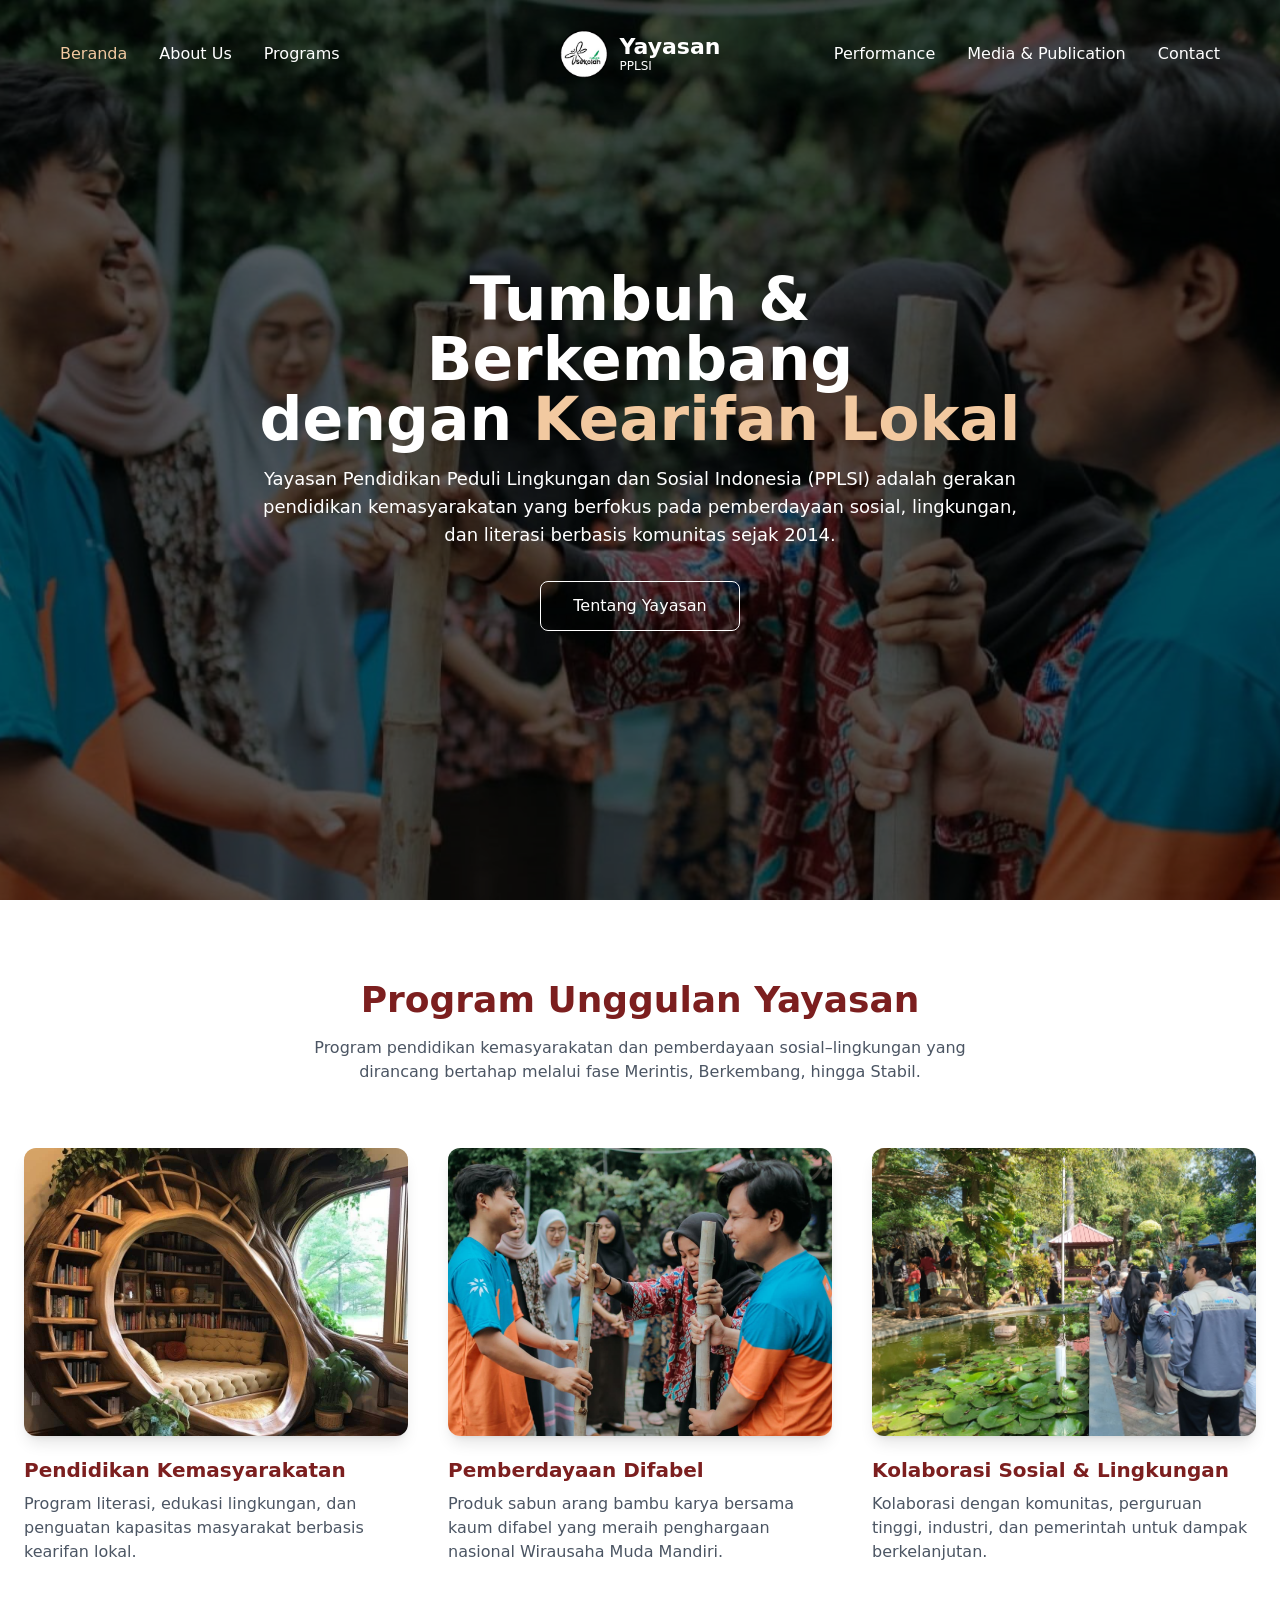
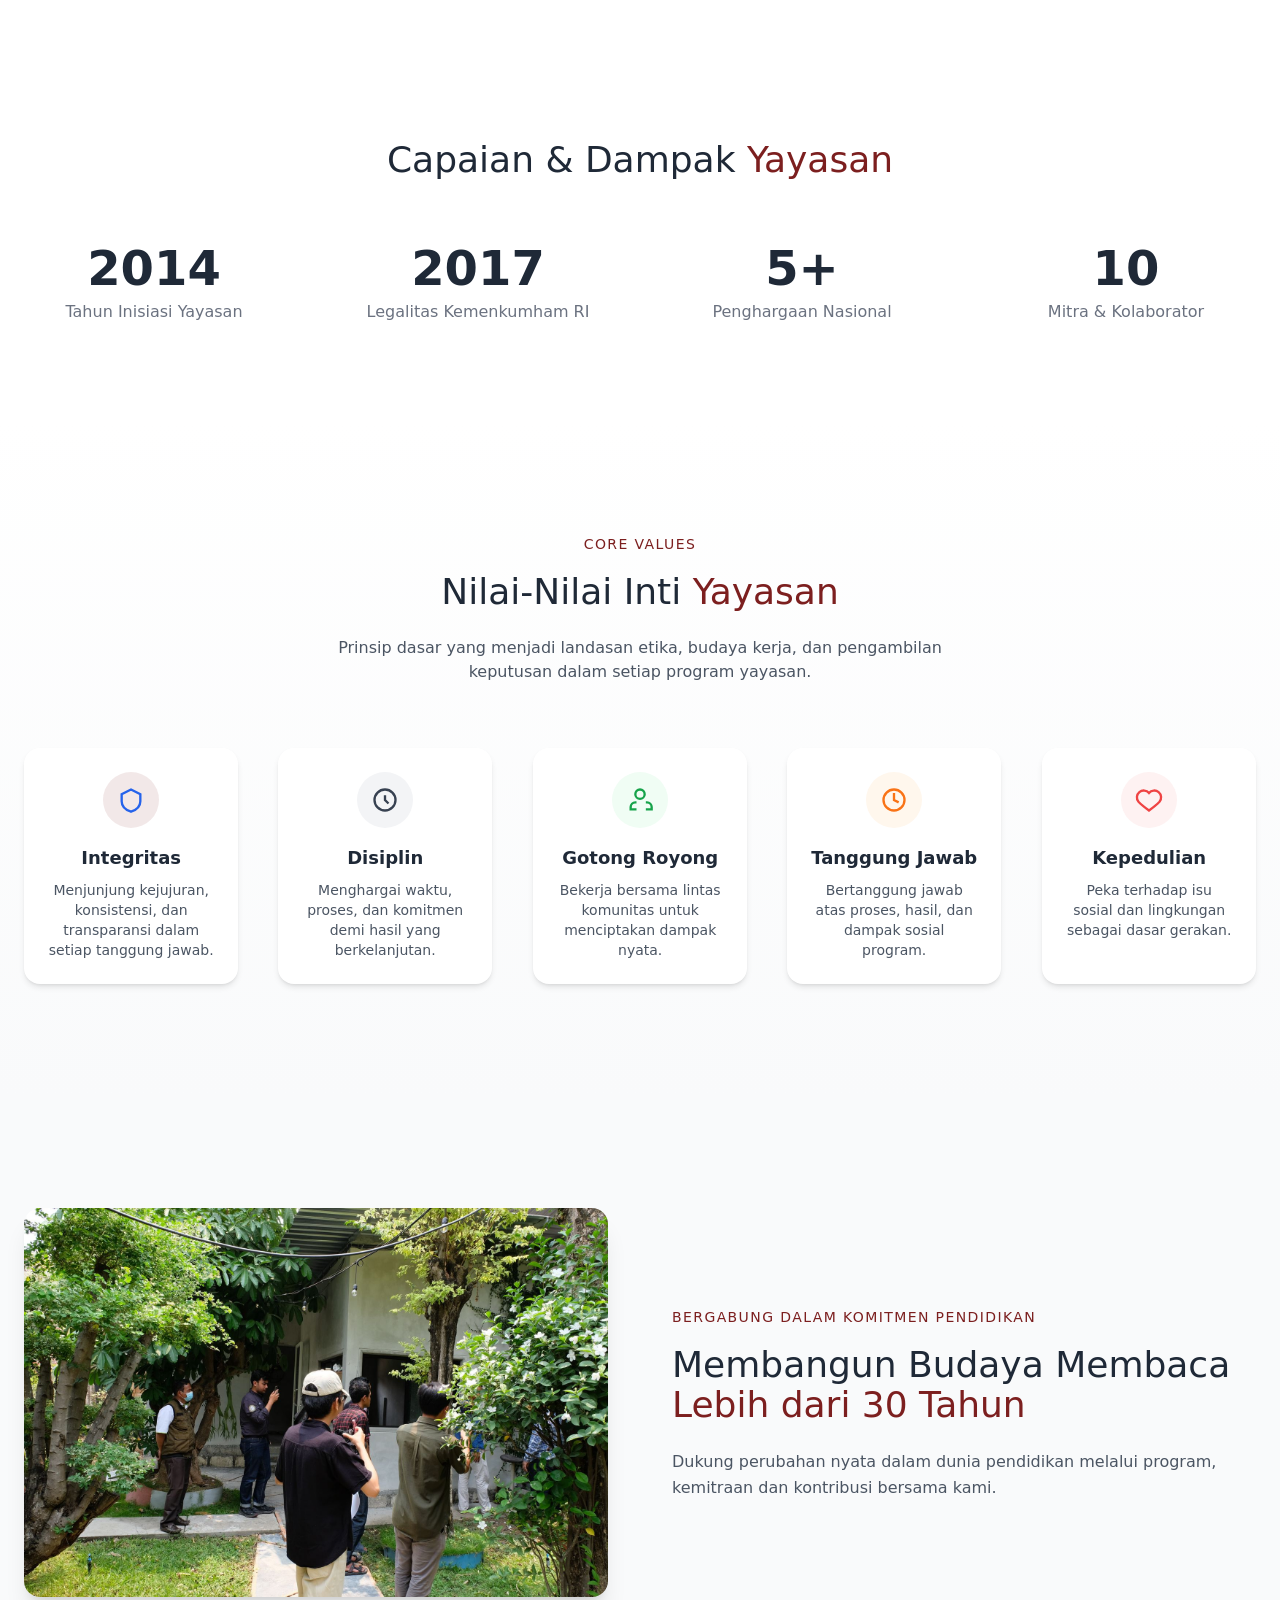
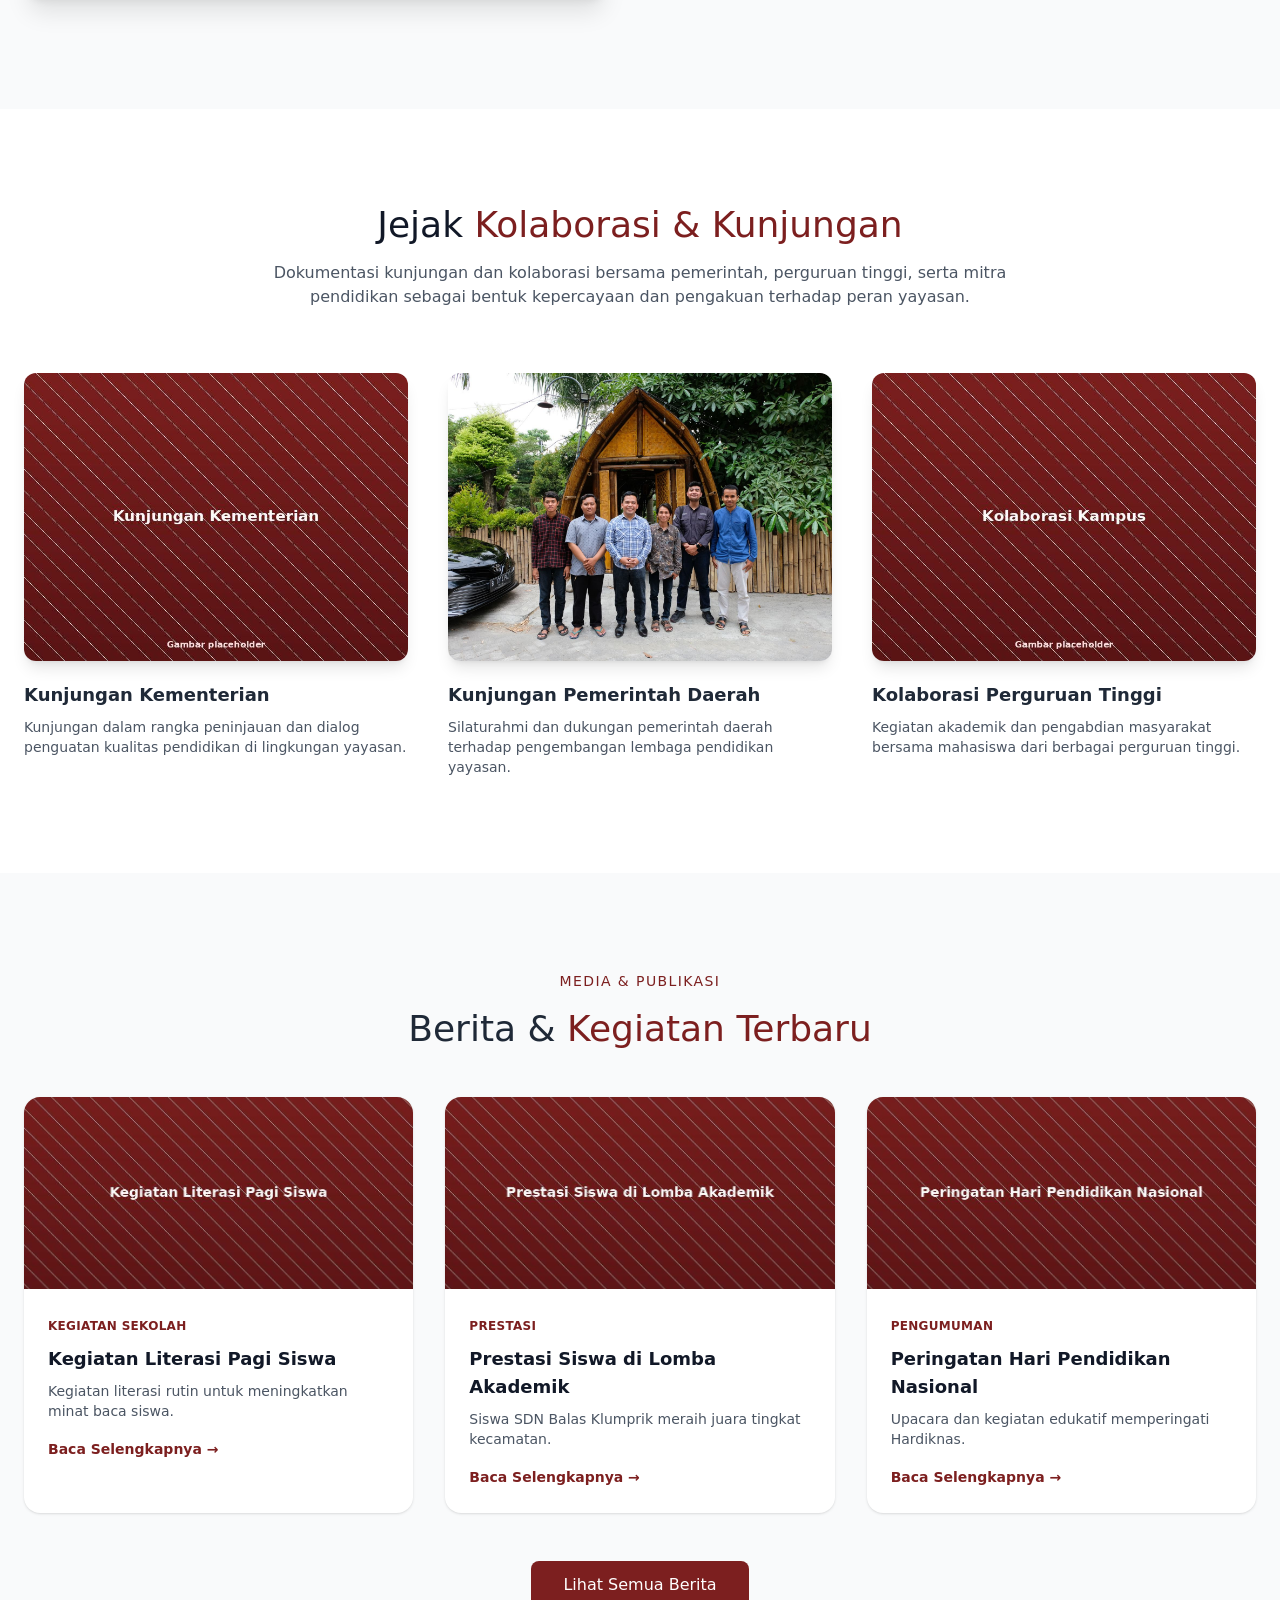
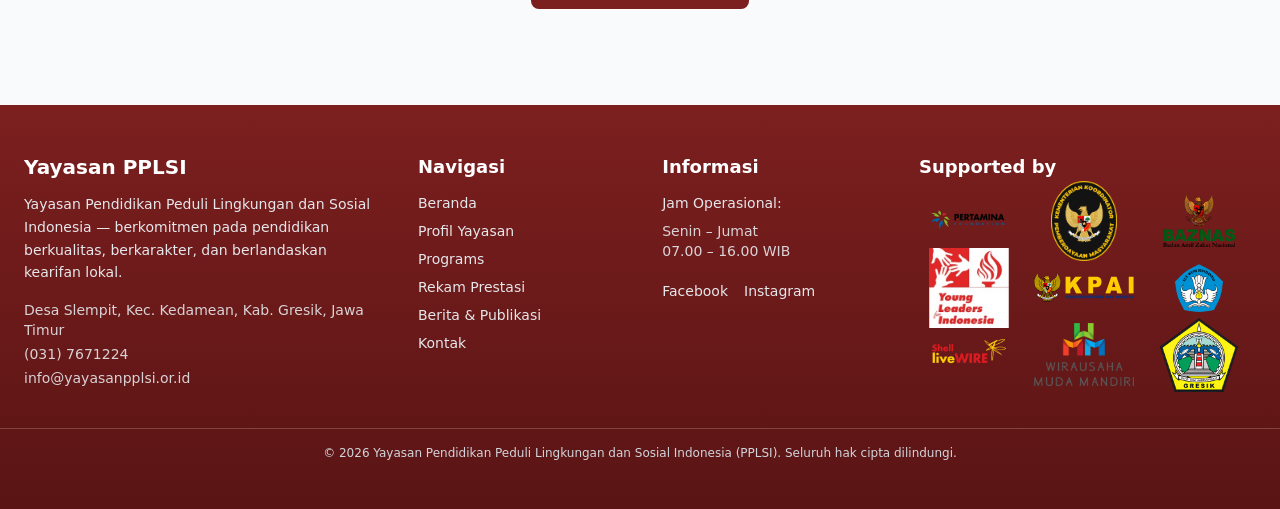
<file: index.html>
<!DOCTYPE html>
<html lang="id">
<head>
    <meta charset="UTF-8">
    <meta name="viewport" content="width=device-width, initial-scale=1.0">
    <title>Beranda - Yayasan PPLSI</title>
    <meta name="description" content="Yayasan Pendidikan Peduli Lingkungan dan Sosial Indonesia (PPLSI) — gerakan pendidikan kemasyarakatan berbasis kearifan lokal sejak 2014.">
    <link rel="canonical" href="https://example.com/index.html">

    <!-- Open Graph -->
    <meta property="og:type" content="website">
    <meta property="og:title" content="Beranda - Yayasan PPLSI">
    <meta property="og:description" content="Yayasan Pendidikan Peduli Lingkungan dan Sosial Indonesia (PPLSI) — gerakan pendidikan kemasyarakatan berbasis kearifan lokal sejak 2014.">
    <meta property="og:image" content="assets/images/hero/hero-1.jpg">
    <meta property="og:url" content="https://example.com/index.html">
    <meta name="twitter:card" content="summary_large_image">

    <link rel="icon" type="image/x-icon" href="assets/images/favicon.ico">
    <link rel="stylesheet" href="assets/css/style.css">
    <link rel="stylesheet" href="assets/css/navbar.css">
    <link rel="stylesheet" href="assets/css/mobile-optimize.css">
</head>
<body class="m-0 p-0 font-sans text-gray-800">

<!-- ===================== NAVBAR ===================== -->
<nav class="site-navbar">

    <div id="glass-container">

        <!-- ================= DESKTOP (>=1024px) ================= -->
        <div class="site-navbar__desktop">

            <!-- LEFT -->
            <ul class="site-navbar__col site-navbar__col--left">
                <li><a href="index.html" class="nav-active">Beranda</a></li>
                <li><a href="profil.html" >About Us</a></li>
                <li><a href="programs.html" >Programs</a></li>
            </ul>

            <!-- CENTER LOGO -->
            <a href="index.html" class="site-navbar__logo">
                <img src="assets/images/Logo.jpg" alt="Logo Yayasan PPLSI">
                <span class="site-navbar__logo-text">
                    <strong>Yayasan</strong>
                    <small>PPLSI</small>
                </span>
            </a>

            <!-- RIGHT -->
            <ul class="site-navbar__col site-navbar__col--right">
                <li><a href="ppdb.html" >Performance</a></li>
                <li><a href="berita.html" >Media & Publication</a></li>
                <li><a href="kontak.html" >Contact</a></li>
            </ul>

        </div>

        <!-- ================= MOBILE / TABLET (<1024px) ================= -->
        <div class="site-navbar__mobile-bar">

            <a href="index.html" class="site-navbar__logo site-navbar__logo--sm">
                <img src="assets/images/Logo.jpg" alt="Logo Yayasan PPLSI">
                <span class="site-navbar__logo-text">
                    <strong>Yayasan</strong>
                    <small>PPLSI</small>
                </span>
            </a>

            <button
                id="nav-toggle"
                class="site-navbar__toggle"
                type="button"
                aria-expanded="false"
                aria-controls="mobile-menu"
                aria-label="Buka menu navigasi">

                <svg id="menu-icon" fill="none" stroke="currentColor" viewBox="0 0 24 24">
                    <path stroke-linecap="round" stroke-linejoin="round" stroke-width="2"
                        d="M4 6h16M4 12h16M4 18h16"/>
                </svg>

                <svg id="close-icon" class="site-navbar__icon--hidden" fill="none" stroke="currentColor" viewBox="0 0 24 24">
                    <path stroke-linecap="round" stroke-linejoin="round" stroke-width="2"
                        d="M6 6L18 18M18 6L6 18"/>
                </svg>

            </button>

        </div>

    </div>

</nav>

<!-- ================= MOBILE DROPDOWN MENU ================= -->
<div id="mobile-menu" hidden aria-hidden="true">
    <a href="index.html">Beranda</a>
    <a href="profil.html">About Us</a>
    <a href="programs.html">Programs</a>
    <a href="ppdb.html">Performance</a>
    <a href="berita.html">Media & Publication</a>
    <a href="kontak.html">Contact</a>
</div>

<main>

<section
    class="relative w-full h-screen overflow-hidden bg-cover bg-center"
    data-hero-slider
>
    <div class="hero-slide is-active" style="background-image: url('assets/images/hero/hero-1.jpg')"></div>
    <div class="hero-slide" style="background-image: url('assets/images/hero/hero-2.jpg')"></div>
    <div class="hero-slide" style="background-image: url('assets/images/hero/hero-3.jpg')"></div>

    <div class="absolute inset-0 bg-black/60"></div>

    <div class="relative z-10 flex items-center justify-center h-full text-center px-6">
        <div class="text-white max-w-3xl">
            <h1 class="text-4xl md:text-6xl font-extrabold mb-4">
                Tumbuh &amp; Berkembang <br>
                dengan <span class="text-[#f2c9a0]">Kearifan Lokal</span>
            </h1>
            <p class="text-lg mb-8">
                Yayasan Pendidikan Peduli Lingkungan dan Sosial Indonesia (PPLSI)
                adalah gerakan pendidikan kemasyarakatan yang berfokus pada
                pemberdayaan sosial, lingkungan, dan literasi berbasis komunitas
                sejak 2014.
            </p>
            <div class="flex justify-center gap-4 flex-wrap">
                <a href="profil.html"
                   class="border border-white px-8 py-3 rounded-lg
                     hover:bg-white hover:text-[#7c1f1f] transition">
                    Tentang Yayasan
                </a>
            </div>
        </div>
    </div>
</section>

<section class="py-20 bg-white reveal">
    <div class="max-w-7xl mx-auto px-6">
        <div class="text-center mb-16">
            <h2 class="text-4xl font-bold text-[#7c1f1f] mb-4">
                Program Unggulan Yayasan
            </h2>
            <p class="text-gray-600 max-w-2xl mx-auto">
               Program pendidikan kemasyarakatan dan pemberdayaan sosial–lingkungan
                yang dirancang bertahap melalui fase Merintis, Berkembang, hingga Stabil.
            </p>
        </div>

        <div class="grid md:grid-cols-3 gap-10">
            <div class="group">
                <div class="overflow-hidden rounded-xl shadow-lg">
                    <img src="assets/images/fasilitas-kelasz.jpg" loading="lazy"
                        class="w-full h-72 object-cover transform group-hover:scale-105 transition duration-500"
                        alt="Ruang Kelas">
                </div>
                <h3 class="text-xl font-semibold text-[#7c1f1f] mt-5">Pendidikan Kemasyarakatan</h3>
                <p class="text-gray-600 mt-2">
                    Program literasi, edukasi lingkungan, dan penguatan kapasitas masyarakat
                    berbasis kearifan lokal.
                </p>
            </div>

            <div class="group">
                <div class="overflow-hidden rounded-xl shadow-lg">
                    <img src="assets/images/kegiatan.jpg" loading="lazy"
                        class="w-full h-72 object-cover transform group-hover:scale-105 transition duration-500"
                        alt="Kegiatan Siswa">
                </div>
                <h3 class="text-xl font-semibold text-[#7c1f1f] mt-5">Pemberdayaan Difabel</h3>
                <p class="text-gray-600 mt-2">
                    Produk sabun arang bambu karya bersama kaum difabel yang meraih
                    penghargaan nasional Wirausaha Muda Mandiri.
                </p>
            </div>

            <div class="group">
                <div class="overflow-hidden rounded-xl shadow-lg">
                    <img src="assets/images/lingkungan.jpg" loading="lazy"
                        class="w-full h-72 object-cover transform group-hover:scale-105 transition duration-500"
                        alt="Lingkungan Sekolah">
                </div>
                <h3 class="text-xl font-semibold text-[#7c1f1f] mt-5">Kolaborasi Sosial &amp; Lingkungan</h3>
                <p class="text-gray-600 mt-2">
                    Kolaborasi dengan komunitas, perguruan tinggi, industri,
                    dan pemerintah untuk dampak berkelanjutan.
                </p>
            </div>
        </div>
    </div>
</section>

<section class="py-24 bg-white reveal">
    <div class="max-w-7xl mx-auto px-6 text-center">
        <h2 class="text-4xl font-light mb-16">
            Capaian &amp; Dampak <span class="text-[#7c1f1f] font-medium">Yayasan</span>
        </h2>
        <div class="grid grid-cols-1 md:grid-cols-4 gap-16">
            <div class="group">
                <div class="text-5xl font-bold text-gray-800">2014</div>
                <p class="mt-2 text-gray-500">Tahun Inisiasi Yayasan</p>
            </div>
            <div class="group">
                <div class="text-5xl font-bold text-gray-800">2017</div>
                <p class="mt-2 text-gray-500">Legalitas Kemenkumham RI</p>
            </div>
            <div class="group">
                <div class="text-5xl font-bold text-gray-800">5+</div>
                <p class="mt-2 text-gray-500">Penghargaan Nasional</p>
            </div>
            <div class="group">
                <div class="text-5xl font-bold text-gray-800">10</div>
                <p class="mt-2 text-gray-500">Mitra &amp; Kolaborator</p>
            </div>
        </div>
    </div>
</section>

<section class="py-28 bg-gradient-to-b from-white to-gray-50">
  <div class="max-w-7xl mx-auto px-6 text-center">
    <div class="mb-16">
      <span class="text-[#7c1f1f] uppercase tracking-widest text-sm">Core Values</span>
      <h2 class="text-4xl font-light mt-4">
        Nilai-Nilai Inti <span class="font-medium text-[#7c1f1f]">Yayasan</span>
      </h2>
      <p class="text-gray-600 max-w-2xl mx-auto mt-6">
        Prinsip dasar yang menjadi landasan etika, budaya kerja,
        dan pengambilan keputusan dalam setiap program yayasan.
      </p>
    </div>

    <div class="grid grid-cols-1 sm:grid-cols-2 md:grid-cols-5 gap-10">
      <div class="bg-white rounded-2xl shadow-md p-6 hover:-translate-y-1 transition reveal">
        <div class="w-14 h-14 mx-auto mb-4 flex items-center justify-center rounded-full bg-[#7c1f1f]/10">
          <svg class="w-7 h-7 text-blue-600" fill="none" stroke="currentColor" stroke-width="2" viewBox="0 0 24 24">
            <path d="M12 3l8 4v6c0 5-3.5 7.5-8 9-4.5-1.5-8-4-8-9V7l8-4z"/>
          </svg>
        </div>
        <h4 class="font-semibold text-lg">Integritas</h4>
        <p class="text-sm text-gray-600 mt-2">Menjunjung kejujuran, konsistensi, dan transparansi dalam setiap tanggung jawab.</p>
      </div>

      <div class="bg-white rounded-2xl shadow-md p-6 hover:-translate-y-1 transition reveal">
        <div class="w-14 h-14 mx-auto mb-4 flex items-center justify-center rounded-full bg-gray-100">
          <svg class="w-7 h-7 text-gray-700" fill="none" stroke="currentColor" stroke-width="2" viewBox="0 0 24 24">
            <path d="M12 8v4l3 3"/><circle cx="12" cy="12" r="9"/>
          </svg>
        </div>
        <h4 class="font-semibold text-lg">Disiplin</h4>
        <p class="text-sm text-gray-600 mt-2">Menghargai waktu, proses, dan komitmen demi hasil yang berkelanjutan.</p>
      </div>

      <div class="bg-white rounded-2xl shadow-md p-6 hover:-translate-y-1 transition reveal">
        <div class="w-14 h-14 mx-auto mb-4 flex items-center justify-center rounded-full bg-green-50">
          <svg class="w-7 h-7 text-green-600" fill="none" stroke="currentColor" stroke-width="2" viewBox="0 0 24 24">
            <path d="M17 20h5v-2a4 4 0 0 0-4-4h-1"/><path d="M9 20H4v-2a4 4 0 0 1 4-4h1"/><circle cx="12" cy="7" r="4"/>
          </svg>
        </div>
        <h4 class="font-semibold text-lg">Gotong Royong</h4>
        <p class="text-sm text-gray-600 mt-2">Bekerja bersama lintas komunitas untuk menciptakan dampak nyata.</p>
      </div>

      <div class="bg-white rounded-2xl shadow-md p-6 hover:-translate-y-1 transition reveal">
        <div class="w-14 h-14 mx-auto mb-4 flex items-center justify-center rounded-full bg-orange-50">
          <svg class="w-7 h-7 text-orange-500" fill="none" stroke="currentColor" stroke-width="2" viewBox="0 0 24 24">
            <path d="M12 6v6l4 2"/><circle cx="12" cy="12" r="9"/>
          </svg>
        </div>
        <h4 class="font-semibold text-lg">Tanggung Jawab</h4>
        <p class="text-sm text-gray-600 mt-2">Bertanggung jawab atas proses, hasil, dan dampak sosial program.</p>
      </div>

      <div class="bg-white rounded-2xl shadow-md p-6 hover:-translate-y-1 transition reveal">
        <div class="w-14 h-14 mx-auto mb-4 flex items-center justify-center rounded-full bg-red-50">
          <svg class="w-7 h-7 text-red-500" fill="none" stroke="currentColor" stroke-width="2" viewBox="0 0 24 24">
            <path d="M12 21s-6-4.35-9-7.5A5.4 5.4 0 0 1 12 6a5.4 5.4 0 0 1 9 7.5C18 16.65 12 21 12 21z"/>
          </svg>
        </div>
        <h4 class="font-semibold text-lg">Kepedulian</h4>
        <p class="text-sm text-gray-600 mt-2">Peka terhadap isu sosial dan lingkungan sebagai dasar gerakan.</p>
      </div>
    </div>
  </div>
</section>

<section class="py-28 bg-gray-50 reveal">
    <div class="max-w-7xl mx-auto px-6 grid md:grid-cols-2 gap-16 items-center">
        <div class="md:order-1 order-2">
            <img src="assets/images/legalicy.jpg" loading="lazy" class="rounded-2xl shadow-xl w-full" alt="Legacy">
        </div>
        <div class="md:order-2 order-1">
            <span class="text-[#7c1f1f] uppercase tracking-widest text-sm">Bergabung dalam Komitmen Pendidikan</span>
            <h2 class="text-4xl font-light mt-4 mb-6">
                Membangun Budaya Membaca
                <span class="text-[#7c1f1f]">Lebih dari 30 Tahun</span>
            </h2>
            <p class="text-gray-600 leading-relaxed">
                Dukung perubahan nyata dalam dunia pendidikan melalui program, kemitraan
                dan kontribusi bersama kami.
            </p>
        </div>
    </div>
</section>

<section class="py-24 bg-white reveal">
    <div class="max-w-7xl mx-auto px-6">
        <div class="text-center mb-16">
            <h2 class="text-4xl font-light text-gray-900 mb-4">
                Jejak <span class="text-[#7c1f1f]">Kolaborasi &amp; Kunjungan</span>
            </h2>
            <p class="text-gray-600 max-w-3xl mx-auto">
                Dokumentasi kunjungan dan kolaborasi bersama pemerintah,
                perguruan tinggi, serta mitra pendidikan sebagai bentuk kepercayaan
                dan pengakuan terhadap peran yayasan.
            </p>
        </div>

        <div class="grid sm:grid-cols-2 lg:grid-cols-3 gap-10">
            <div class="group">
                <div class="overflow-hidden rounded-xl shadow-lg">
                    <img src="assets/images/kunjungan-kementerian.jpg" loading="lazy"
                         class="w-full h-72 object-cover group-hover:scale-105 transition duration-500"
                         alt="Kunjungan Kementerian">
                </div>
                <h3 class="text-lg font-semibold mt-5">Kunjungan Kementerian</h3>
                <p class="text-gray-600 text-sm mt-2">
                    Kunjungan dalam rangka peninjauan dan dialog penguatan
                    kualitas pendidikan di lingkungan yayasan.
                </p>
            </div>
            <div class="group">
                <div class="overflow-hidden rounded-xl shadow-lg">
                    <img src="assets/images/kunjungan-gubernur.jpg" loading="lazy"
                         class="w-full h-72 object-cover group-hover:scale-105 transition duration-500"
                         alt="Kunjungan Gubernur">
                </div>
                <h3 class="text-lg font-semibold mt-5">Kunjungan Pemerintah Daerah</h3>
                <p class="text-gray-600 text-sm mt-2">
                    Silaturahmi dan dukungan pemerintah daerah terhadap
                    pengembangan lembaga pendidikan yayasan.
                </p>
            </div>
            <div class="group">
                <div class="overflow-hidden rounded-xl shadow-lg">
                    <img src="assets/images/kolaborasi-kampus.jpg" loading="lazy"
                         class="w-full h-72 object-cover group-hover:scale-105 transition duration-500"
                         alt="Kolaborasi Kampus">
                </div>
                <h3 class="text-lg font-semibold mt-5">Kolaborasi Perguruan Tinggi</h3>
                <p class="text-gray-600 text-sm mt-2">
                    Kegiatan akademik dan pengabdian masyarakat bersama
                    mahasiswa dari berbagai perguruan tinggi.
                </p>
            </div>
        </div>
    </div>
</section>

<section class="py-24 bg-gray-50 reveal">
    <div class="max-w-7xl mx-auto px-6">
        <div class="text-center mb-12">
            <span class="text-[#7c1f1f] uppercase tracking-widest text-sm">Media &amp; Publikasi</span>
            <h2 class="text-4xl font-light mt-4">Berita &amp; <span class="text-[#7c1f1f] font-medium">Kegiatan Terbaru</span></h2>
        </div>
        <div class="grid md:grid-cols-3 gap-8">
            <article class="bg-white rounded-2xl shadow hover:shadow-lg transition overflow-hidden">
                <img src="assets/images/berita/literasi.jpg" loading="lazy" class="h-48 w-full object-cover" alt="Kegiatan Literasi Pagi Siswa">
                <div class="p-6">
                    <span class="text-xs uppercase tracking-wide text-[#7c1f1f] font-semibold">Kegiatan Sekolah</span>
                    <h3 class="font-semibold text-lg text-gray-900 mt-2 mb-2">Kegiatan Literasi Pagi Siswa</h3>
                    <p class="text-gray-600 text-sm mb-4">Kegiatan literasi rutin untuk meningkatkan minat baca siswa.</p>
                    <a href="berita-literasi.html" class="text-[#7c1f1f] text-sm font-semibold hover:underline">Baca Selengkapnya &rarr;</a>
                </div>
            </article>
            <article class="bg-white rounded-2xl shadow hover:shadow-lg transition overflow-hidden">
                <img src="assets/images/berita/prestasi.jpg" loading="lazy" class="h-48 w-full object-cover" alt="Prestasi Siswa di Lomba Akademik">
                <div class="p-6">
                    <span class="text-xs uppercase tracking-wide text-[#7c1f1f] font-semibold">Prestasi</span>
                    <h3 class="font-semibold text-lg text-gray-900 mt-2 mb-2">Prestasi Siswa di Lomba Akademik</h3>
                    <p class="text-gray-600 text-sm mb-4">Siswa SDN Balas Klumprik meraih juara tingkat kecamatan.</p>
                    <a href="berita-prestasi.html" class="text-[#7c1f1f] text-sm font-semibold hover:underline">Baca Selengkapnya &rarr;</a>
                </div>
            </article>
            <article class="bg-white rounded-2xl shadow hover:shadow-lg transition overflow-hidden">
                <img src="assets/images/berita/hardiknas.jpg" loading="lazy" class="h-48 w-full object-cover" alt="Peringatan Hari Pendidikan Nasional">
                <div class="p-6">
                    <span class="text-xs uppercase tracking-wide text-[#7c1f1f] font-semibold">Pengumuman</span>
                    <h3 class="font-semibold text-lg text-gray-900 mt-2 mb-2">Peringatan Hari Pendidikan Nasional</h3>
                    <p class="text-gray-600 text-sm mb-4">Upacara dan kegiatan edukatif memperingati Hardiknas.</p>
                    <a href="berita-hardiknas.html" class="text-[#7c1f1f] text-sm font-semibold hover:underline">Baca Selengkapnya &rarr;</a>
                </div>
            </article>
        </div>
        <div class="text-center mt-12">
            <a href="berita.html" class="inline-block bg-[#7c1f1f] text-white px-8 py-3 rounded-lg hover:bg-[#651919] transition">Lihat Semua Berita</a>
        </div>
    </div>
</section>
    </main>

<footer class="relative text-gray-200">
        <div class="bg-gradient-to-t from-[#5a1414] to-[#7c1f1f] pt-14 pb-10">
            <div class="max-w-7xl mx-auto px-6 footer-main-grid">

               <!-- PROFIL -->
            <div>
                <h4 class="text-xl font-bold text-white mb-3">
                    Yayasan PPLSI
                </h4>

                <p class="text-sm leading-relaxed text-gray-200">
                    Yayasan Pendidikan Peduli Lingkungan dan Sosial Indonesia — berkomitmen
                    pada pendidikan berkualitas, berkarakter, dan berlandaskan kearifan lokal.
                </p>

                <div class="mt-4 text-sm space-y-1 opacity-90">
                    <p>Desa Slempit, Kec. Kedamean, Kab. Gresik, Jawa Timur</p>
                    <p>(031) 7671224</p>
                    <p>info@yayasanpplsi.or.id</p>
                </div>
            </div>

                <div>
                <h4 class="text-lg font-semibold text-white mb-3">
                    Navigasi
                </h4>

                <ul class="space-y-2 text-sm">
                    <li><a href="index.html" class="hover:text-white transition">Beranda</a></li>
                    <li><a href="profil.html" class="hover:text-white transition">Profil Yayasan</a></li>
                    <li><a href="programs.html" class="hover:text-white transition">Programs</a></li>
                    <li><a href="ppdb.html" class="hover:text-white transition">Rekam Prestasi</a></li>
                    <li><a href="berita.html" class="hover:text-white transition">Berita & Publikasi</a></li>
                    <li><a href="kontak.html" class="hover:text-white transition">Kontak</a></li>
                </ul>
            </div>

               <!-- INFORMASI -->
            <div>
                <h4 class="text-lg font-semibold text-white mb-3">
                    Informasi
                </h4>

                <div class="text-sm space-y-2">
                    <p>Jam Operasional:</p>
                    <p class="opacity-90">
                        Senin – Jumat<br>
                        07.00 – 16.00 WIB
                    </p>
                </div>

                <div class="flex space-x-4 mt-5 text-sm">
                    <a href="#" class="hover:text-white transition">Facebook</a>
                    <a href="#" class="hover:text-white transition">Instagram</a>
                </div>
            </div>

              <!-- SUPPORTED BY -->
            <div class="footer-supported">
                <h4 class="text-lg font-semibold text-white mb-3">
                    Supported by
                </h4>

                <div class="supported-logos">

                    <div class="supported-logo">
                        <img src="assets/images/logo/pfmuda.png" alt="PFMuda">
                    </div>

                    <div class="supported-logo">
                        <img src="assets/images/logo/logo-profile.png" alt="Logo Partner">
                    </div>

                    <div class="supported-logo">
                        <img src="assets/images/logo/baznas.png" alt="BAZNAS">
                    </div>

                    <div class="supported-logo">
                        <img src="assets/images/logo/matching-fund.png" alt="Matching Fund">
                    </div>

                    <div class="supported-logo">
                        <img src="assets/images/logo/KPAI.png" alt="KPAI">
                    </div>

                    <div class="supported-logo">
                        <img src="assets/images/logo/kemendikbud.png" alt="Kemendikbud">
                    </div>

                    <div class="supported-logo">
                        <img src="assets/images/logo/shell-livewire.png" alt="Shell LiveWIRE">
                    </div>

                    <div class="supported-logo">
                        <img src="assets/images/logo/wirausaha-muda-mandiri.png" alt="Wirausaha Muda Mandiri">
                    </div>

                    <div class="supported-logo">
                        <img src="assets/images/logo/pemkab-gresik.png" alt="Pemkab Gresik">
                    </div>

                </div>
            </div>

            </div>

            <div class="mt-10 border-t border-white/20 pt-4 text-center text-xs text-gray-300">
                <span id="copyright-year">&copy; 2026</span> Yayasan Pendidikan Peduli Lingkungan dan Sosial Indonesia (PPLSI). Seluruh hak cipta dilindungi.
            </div>
</div>
    </footer>
    <script src="assets/js/main.js"></script>
</body>
</html>
</file>
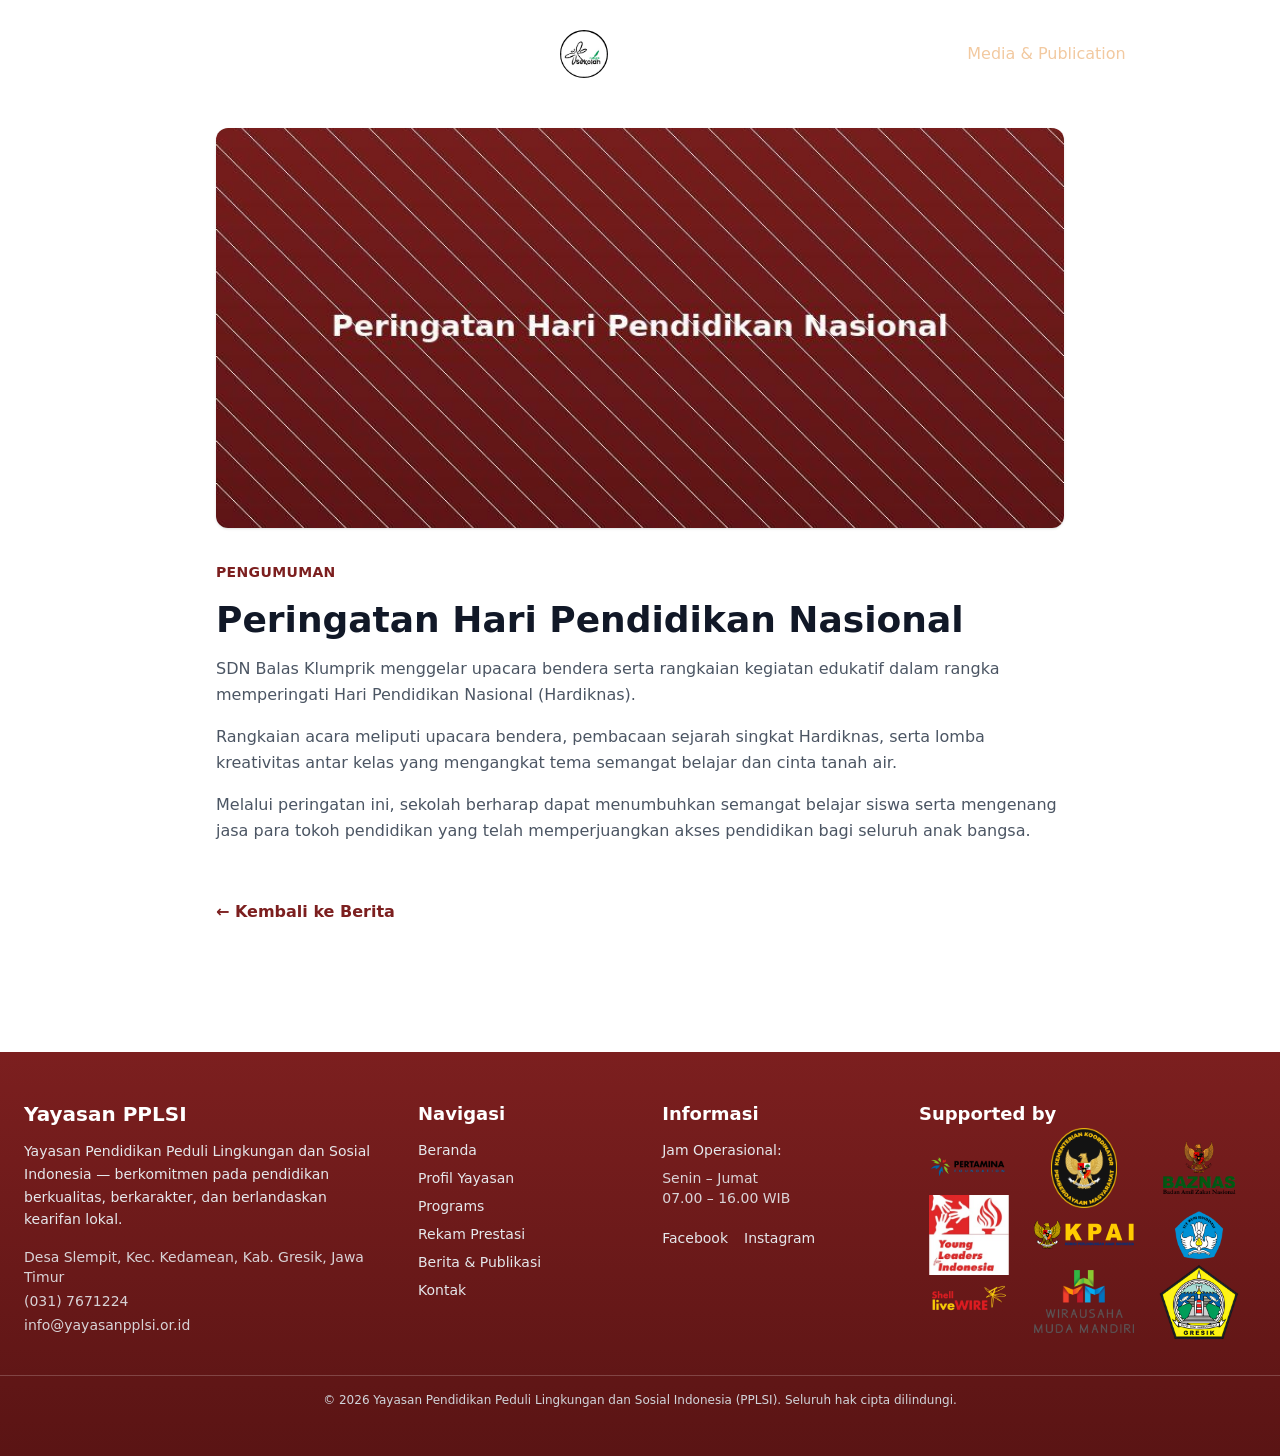
<file: berita-hardiknas.html>
<!DOCTYPE html>
<html lang="id">
<head>
    <meta charset="UTF-8">
    <meta name="viewport" content="width=device-width, initial-scale=1.0">
    <title>Peringatan Hari Pendidikan Nasional - Berita Yayasan PPLSI</title>
    <meta name="description" content="Upacara dan kegiatan edukatif memperingati Hardiknas.">
    <link rel="canonical" href="https://example.com/berita-hardiknas.html">

    <!-- Open Graph -->
    <meta property="og:type" content="website">
    <meta property="og:title" content="Peringatan Hari Pendidikan Nasional - Berita Yayasan PPLSI">
    <meta property="og:description" content="Upacara dan kegiatan edukatif memperingati Hardiknas.">
    <meta property="og:image" content="assets/images/berita/hardiknas.jpg">
    <meta property="og:url" content="https://example.com/berita-hardiknas.html">
    <meta name="twitter:card" content="summary_large_image">

    <link rel="icon" type="image/x-icon" href="assets/images/favicon.ico">
    <link rel="stylesheet" href="assets/css/style.css">
    <link rel="stylesheet" href="assets/css/navbar.css">
    <link rel="stylesheet" href="assets/css/mobile-optimize.css">
</head>
<body class="m-0 p-0 font-sans text-gray-800">

<!-- ===================== NAVBAR ===================== -->
<nav class="site-navbar">

    <div id="glass-container">

        <!-- ================= DESKTOP (>=1024px) ================= -->
        <div class="site-navbar__desktop">

            <!-- LEFT -->
            <ul class="site-navbar__col site-navbar__col--left">
                <li><a href="index.html" >Beranda</a></li>
                <li><a href="profil.html" >About Us</a></li>
                <li><a href="programs.html" >Programs</a></li>
            </ul>

            <!-- CENTER LOGO -->
            <a href="index.html" class="site-navbar__logo">
                <img src="assets/images/Logo.jpg" alt="Logo Yayasan PPLSI">
                <span class="site-navbar__logo-text">
                    <strong>Yayasan</strong>
                    <small>PPLSI</small>
                </span>
            </a>

            <!-- RIGHT -->
            <ul class="site-navbar__col site-navbar__col--right">
                <li><a href="ppdb.html" >Performance</a></li>
                <li><a href="berita.html" class="nav-active">Media & Publication</a></li>
                <li><a href="kontak.html" >Contact</a></li>
            </ul>

        </div>

        <!-- ================= MOBILE / TABLET (<1024px) ================= -->
        <div class="site-navbar__mobile-bar">

            <a href="index.html" class="site-navbar__logo site-navbar__logo--sm">
                <img src="assets/images/Logo.jpg" alt="Logo Yayasan PPLSI">
                <span class="site-navbar__logo-text">
                    <strong>Yayasan</strong>
                    <small>PPLSI</small>
                </span>
            </a>

            <button
                id="nav-toggle"
                class="site-navbar__toggle"
                type="button"
                aria-expanded="false"
                aria-controls="mobile-menu"
                aria-label="Buka menu navigasi">

                <svg id="menu-icon" fill="none" stroke="currentColor" viewBox="0 0 24 24">
                    <path stroke-linecap="round" stroke-linejoin="round" stroke-width="2"
                        d="M4 6h16M4 12h16M4 18h16"/>
                </svg>

                <svg id="close-icon" class="site-navbar__icon--hidden" fill="none" stroke="currentColor" viewBox="0 0 24 24">
                    <path stroke-linecap="round" stroke-linejoin="round" stroke-width="2"
                        d="M6 6L18 18M18 6L6 18"/>
                </svg>

            </button>

        </div>

    </div>

</nav>

<!-- ================= MOBILE DROPDOWN MENU ================= -->
<div id="mobile-menu" hidden aria-hidden="true">
    <a href="index.html">Beranda</a>
    <a href="profil.html">About Us</a>
    <a href="programs.html">Programs</a>
    <a href="ppdb.html">Performance</a>
    <a href="berita.html">Media & Publication</a>
    <a href="kontak.html">Contact</a>
</div>

<main>

<section class="py-32">
    <div class="max-w-4xl mx-auto px-6">
        <img src="assets/images/berita/hardiknas.jpg" loading="lazy" class="w-full h-[400px] object-cover rounded-xl mb-8 shadow" alt="Peringatan Hari Pendidikan Nasional">
        <span class="text-[#7c1f1f] font-semibold text-sm uppercase tracking-wide">Pengumuman</span>
        <h1 class="text-3xl md:text-4xl font-extrabold my-4 text-gray-900">Peringatan Hari Pendidikan Nasional</h1>
        <p class="text-gray-600 leading-relaxed mb-4">SDN Balas Klumprik menggelar upacara bendera serta rangkaian kegiatan edukatif dalam rangka memperingati Hari Pendidikan Nasional (Hardiknas).</p>
        <p class="text-gray-600 leading-relaxed mb-4">Rangkaian acara meliputi upacara bendera, pembacaan sejarah singkat Hardiknas, serta lomba kreativitas antar kelas yang mengangkat tema semangat belajar dan cinta tanah air.</p>
        <p class="text-gray-600 leading-relaxed mb-4">Melalui peringatan ini, sekolah berharap dapat menumbuhkan semangat belajar siswa serta mengenang jasa para tokoh pendidikan yang telah memperjuangkan akses pendidikan bagi seluruh anak bangsa.</p>
        <a href="berita.html" class="inline-block mt-10 text-[#7c1f1f] font-semibold hover:underline">&larr; Kembali ke Berita</a>
    </div>
</section>
    </main>
    <footer class="relative text-gray-200">
        <div class="bg-gradient-to-t from-[#5a1414] to-[#7c1f1f] pt-14 pb-10">
            <div class="max-w-7xl mx-auto px-6 footer-main-grid">

               <!-- PROFIL -->
            <div>
                <h4 class="text-xl font-bold text-white mb-3">
                    Yayasan PPLSI
                </h4>

                <p class="text-sm leading-relaxed text-gray-200">
                    Yayasan Pendidikan Peduli Lingkungan dan Sosial Indonesia — berkomitmen
                    pada pendidikan berkualitas, berkarakter, dan berlandaskan kearifan lokal.
                </p>

                <div class="mt-4 text-sm space-y-1 opacity-90">
                    <p>Desa Slempit, Kec. Kedamean, Kab. Gresik, Jawa Timur</p>
                    <p>(031) 7671224</p>
                    <p>info@yayasanpplsi.or.id</p>
                </div>
            </div>

                <div>
                <h4 class="text-lg font-semibold text-white mb-3">
                    Navigasi
                </h4>

                <ul class="space-y-2 text-sm">
                    <li><a href="index.html" class="hover:text-white transition">Beranda</a></li>
                    <li><a href="profil.html" class="hover:text-white transition">Profil Yayasan</a></li>
                    <li><a href="programs.html" class="hover:text-white transition">Programs</a></li>
                    <li><a href="ppdb.html" class="hover:text-white transition">Rekam Prestasi</a></li>
                    <li><a href="berita.html" class="hover:text-white transition">Berita & Publikasi</a></li>
                    <li><a href="kontak.html" class="hover:text-white transition">Kontak</a></li>
                </ul>
            </div>

               <!-- INFORMASI -->
            <div>
                <h4 class="text-lg font-semibold text-white mb-3">
                    Informasi
                </h4>

                <div class="text-sm space-y-2">
                    <p>Jam Operasional:</p>
                    <p class="opacity-90">
                        Senin – Jumat<br>
                        07.00 – 16.00 WIB
                    </p>
                </div>

                <div class="flex space-x-4 mt-5 text-sm">
                    <a href="#" class="hover:text-white transition">Facebook</a>
                    <a href="#" class="hover:text-white transition">Instagram</a>
                </div>
            </div>

              <!-- SUPPORTED BY -->
            <div class="footer-supported">
                <h4 class="text-lg font-semibold text-white mb-3">
                    Supported by
                </h4>

                <div class="supported-logos">

                    <div class="supported-logo">
                        <img src="assets/images/logo/pfmuda.png" alt="PFMuda">
                    </div>

                    <div class="supported-logo">
                        <img src="assets/images/logo/logo-profile.png" alt="Logo Partner">
                    </div>

                    <div class="supported-logo">
                        <img src="assets/images/logo/baznas.png" alt="BAZNAS">
                    </div>

                    <div class="supported-logo">
                        <img src="assets/images/logo/matching-fund.png" alt="Matching Fund">
                    </div>

                    <div class="supported-logo">
                        <img src="assets/images/logo/KPAI.png" alt="KPAI">
                    </div>

                    <div class="supported-logo">
                        <img src="assets/images/logo/kemendikbud.png" alt="Kemendikbud">
                    </div>

                    <div class="supported-logo">
                        <img src="assets/images/logo/shell-livewire.png" alt="Shell LiveWIRE">
                    </div>

                    <div class="supported-logo">
                        <img src="assets/images/logo/wirausaha-muda-mandiri.png" alt="Wirausaha Muda Mandiri">
                    </div>

                    <div class="supported-logo">
                        <img src="assets/images/logo/pemkab-gresik.png" alt="Pemkab Gresik">
                    </div>

                </div>
            </div>

            </div>

            <div class="mt-10 border-t border-white/20 pt-4 text-center text-xs text-gray-300">
                <span id="copyright-year">&copy; 2026</span> Yayasan Pendidikan Peduli Lingkungan dan Sosial Indonesia (PPLSI). Seluruh hak cipta dilindungi.
            </div>
</div>
    </footer>
    <script src="assets/js/main.js"></script>
</body>
</html>
</file>
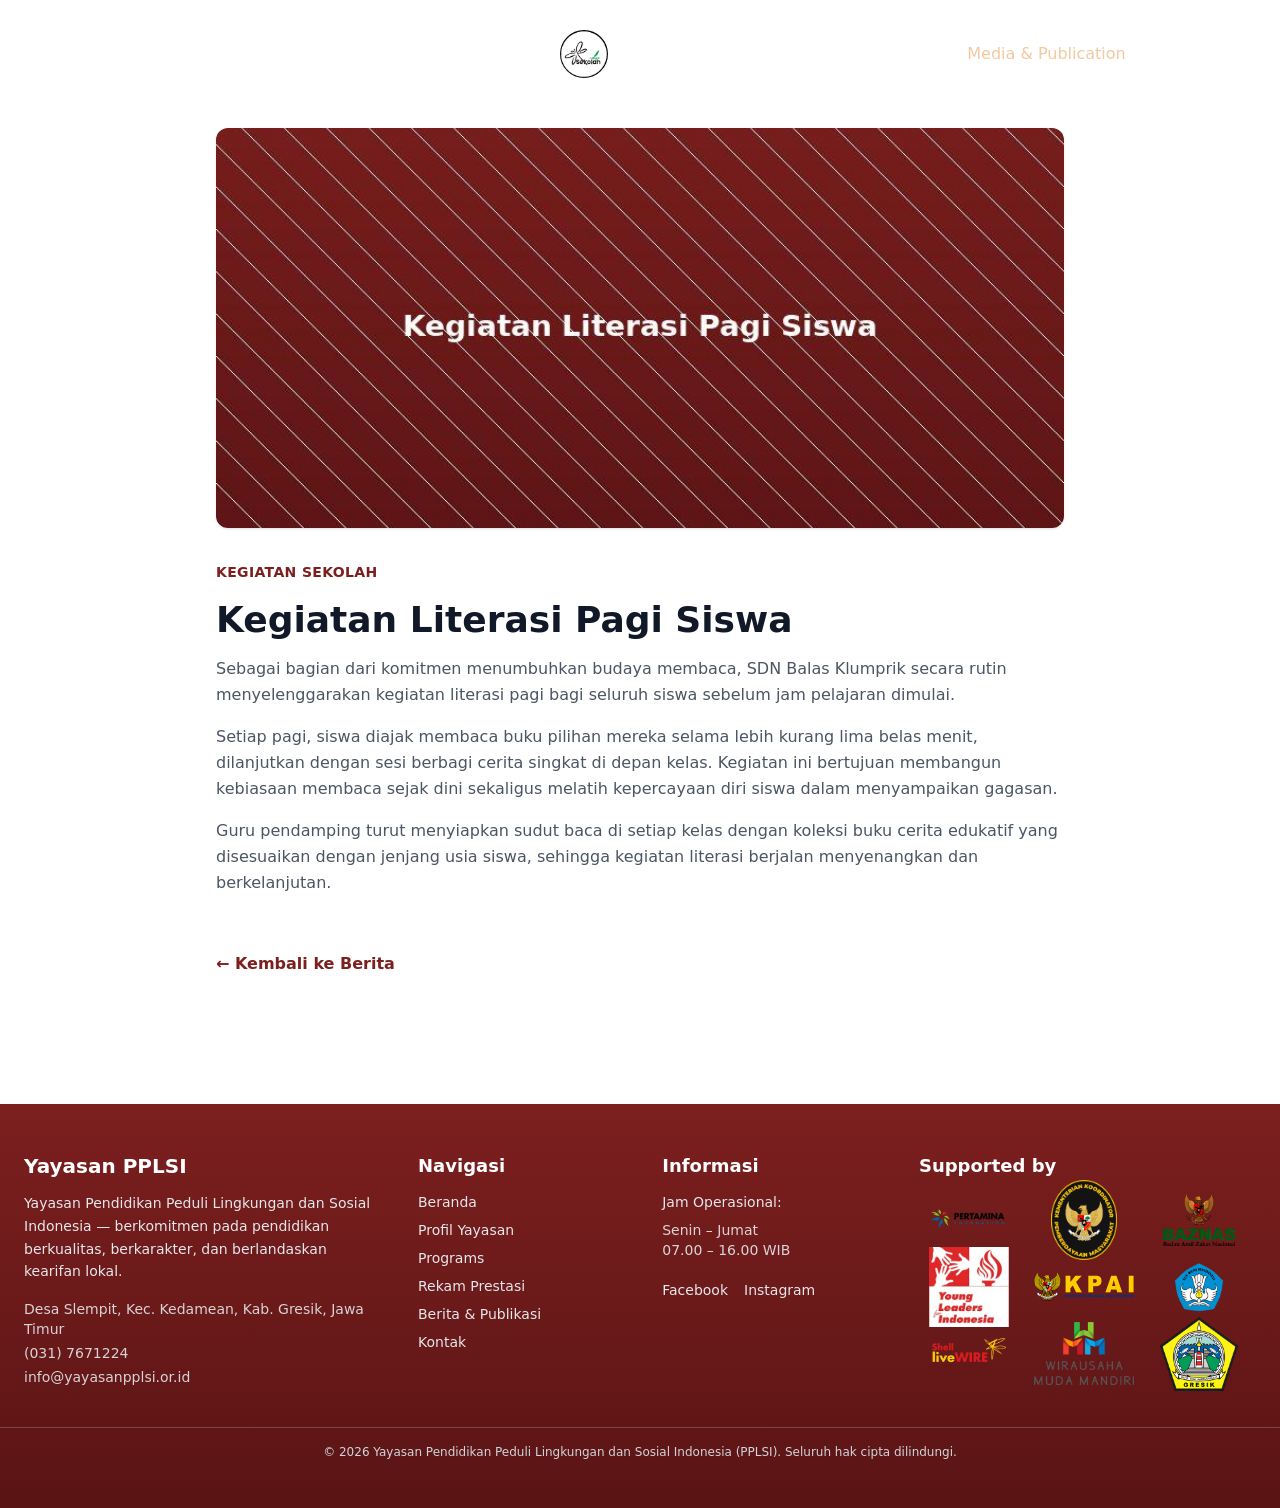
<file: berita-literasi.html>
<!DOCTYPE html>
<html lang="id">
<head>
    <meta charset="UTF-8">
    <meta name="viewport" content="width=device-width, initial-scale=1.0">
    <title>Kegiatan Literasi Pagi Siswa - Berita Yayasan PPLSI</title>
    <meta name="description" content="Kegiatan literasi rutin untuk meningkatkan minat baca siswa.">
    <link rel="canonical" href="https://example.com/berita-literasi.html">

    <!-- Open Graph -->
    <meta property="og:type" content="website">
    <meta property="og:title" content="Kegiatan Literasi Pagi Siswa - Berita Yayasan PPLSI">
    <meta property="og:description" content="Kegiatan literasi rutin untuk meningkatkan minat baca siswa.">
    <meta property="og:image" content="assets/images/berita/literasi.jpg">
    <meta property="og:url" content="https://example.com/berita-literasi.html">
    <meta name="twitter:card" content="summary_large_image">

    <link rel="icon" type="image/x-icon" href="assets/images/favicon.ico">
    <link rel="stylesheet" href="assets/css/style.css">
    <link rel="stylesheet" href="assets/css/navbar.css">
    <link rel="stylesheet" href="assets/css/mobile-optimize.css">
</head>
<body class="m-0 p-0 font-sans text-gray-800">

<!-- ===================== NAVBAR ===================== -->
<nav class="site-navbar">

    <div id="glass-container">

        <!-- ================= DESKTOP (>=1024px) ================= -->
        <div class="site-navbar__desktop">

            <!-- LEFT -->
            <ul class="site-navbar__col site-navbar__col--left">
                <li><a href="index.html" >Beranda</a></li>
                <li><a href="profil.html" >About Us</a></li>
                <li><a href="programs.html" >Programs</a></li>
            </ul>

            <!-- CENTER LOGO -->
            <a href="index.html" class="site-navbar__logo">
                <img src="assets/images/Logo.jpg" alt="Logo Yayasan PPLSI">
                <span class="site-navbar__logo-text">
                    <strong>Yayasan</strong>
                    <small>PPLSI</small>
                </span>
            </a>

            <!-- RIGHT -->
            <ul class="site-navbar__col site-navbar__col--right">
                <li><a href="ppdb.html" >Performance</a></li>
                <li><a href="berita.html" class="nav-active">Media & Publication</a></li>
                <li><a href="kontak.html" >Contact</a></li>
            </ul>

        </div>

        <!-- ================= MOBILE / TABLET (<1024px) ================= -->
        <div class="site-navbar__mobile-bar">

            <a href="index.html" class="site-navbar__logo site-navbar__logo--sm">
                <img src="assets/images/Logo.jpg" alt="Logo Yayasan PPLSI">
                <span class="site-navbar__logo-text">
                    <strong>Yayasan</strong>
                    <small>PPLSI</small>
                </span>
            </a>

            <button
                id="nav-toggle"
                class="site-navbar__toggle"
                type="button"
                aria-expanded="false"
                aria-controls="mobile-menu"
                aria-label="Buka menu navigasi">

                <svg id="menu-icon" fill="none" stroke="currentColor" viewBox="0 0 24 24">
                    <path stroke-linecap="round" stroke-linejoin="round" stroke-width="2"
                        d="M4 6h16M4 12h16M4 18h16"/>
                </svg>

                <svg id="close-icon" class="site-navbar__icon--hidden" fill="none" stroke="currentColor" viewBox="0 0 24 24">
                    <path stroke-linecap="round" stroke-linejoin="round" stroke-width="2"
                        d="M6 6L18 18M18 6L6 18"/>
                </svg>

            </button>

        </div>

    </div>

</nav>

<!-- ================= MOBILE DROPDOWN MENU ================= -->
<div id="mobile-menu" hidden aria-hidden="true">
    <a href="index.html">Beranda</a>
    <a href="profil.html">About Us</a>
    <a href="programs.html">Programs</a>
    <a href="ppdb.html">Performance</a>
    <a href="berita.html">Media & Publication</a>
    <a href="kontak.html">Contact</a>
</div>

<main>

<section class="py-32">
    <div class="max-w-4xl mx-auto px-6">
        <img src="assets/images/berita/literasi.jpg" loading="lazy" class="w-full h-[400px] object-cover rounded-xl mb-8 shadow" alt="Kegiatan Literasi Pagi Siswa">
        <span class="text-[#7c1f1f] font-semibold text-sm uppercase tracking-wide">Kegiatan Sekolah</span>
        <h1 class="text-3xl md:text-4xl font-extrabold my-4 text-gray-900">Kegiatan Literasi Pagi Siswa</h1>
        <p class="text-gray-600 leading-relaxed mb-4">Sebagai bagian dari komitmen menumbuhkan budaya membaca, SDN Balas Klumprik secara rutin menyelenggarakan kegiatan literasi pagi bagi seluruh siswa sebelum jam pelajaran dimulai.</p>
        <p class="text-gray-600 leading-relaxed mb-4">Setiap pagi, siswa diajak membaca buku pilihan mereka selama lebih kurang lima belas menit, dilanjutkan dengan sesi berbagi cerita singkat di depan kelas. Kegiatan ini bertujuan membangun kebiasaan membaca sejak dini sekaligus melatih kepercayaan diri siswa dalam menyampaikan gagasan.</p>
        <p class="text-gray-600 leading-relaxed mb-4">Guru pendamping turut menyiapkan sudut baca di setiap kelas dengan koleksi buku cerita edukatif yang disesuaikan dengan jenjang usia siswa, sehingga kegiatan literasi berjalan menyenangkan dan berkelanjutan.</p>
        <a href="berita.html" class="inline-block mt-10 text-[#7c1f1f] font-semibold hover:underline">&larr; Kembali ke Berita</a>
    </div>
</section>
    </main>
<footer class="relative text-gray-200">
        <div class="bg-gradient-to-t from-[#5a1414] to-[#7c1f1f] pt-14 pb-10">
            <div class="max-w-7xl mx-auto px-6 footer-main-grid">

               <!-- PROFIL -->
            <div>
                <h4 class="text-xl font-bold text-white mb-3">
                    Yayasan PPLSI
                </h4>

                <p class="text-sm leading-relaxed text-gray-200">
                    Yayasan Pendidikan Peduli Lingkungan dan Sosial Indonesia — berkomitmen
                    pada pendidikan berkualitas, berkarakter, dan berlandaskan kearifan lokal.
                </p>

                <div class="mt-4 text-sm space-y-1 opacity-90">
                    <p>Desa Slempit, Kec. Kedamean, Kab. Gresik, Jawa Timur</p>
                    <p>(031) 7671224</p>
                    <p>info@yayasanpplsi.or.id</p>
                </div>
            </div>

                <div>
                <h4 class="text-lg font-semibold text-white mb-3">
                    Navigasi
                </h4>

                <ul class="space-y-2 text-sm">
                    <li><a href="index.html" class="hover:text-white transition">Beranda</a></li>
                    <li><a href="profil.html" class="hover:text-white transition">Profil Yayasan</a></li>
                    <li><a href="programs.html" class="hover:text-white transition">Programs</a></li>
                    <li><a href="ppdb.html" class="hover:text-white transition">Rekam Prestasi</a></li>
                    <li><a href="berita.html" class="hover:text-white transition">Berita & Publikasi</a></li>
                    <li><a href="kontak.html" class="hover:text-white transition">Kontak</a></li>
                </ul>
            </div>

               <!-- INFORMASI -->
            <div>
                <h4 class="text-lg font-semibold text-white mb-3">
                    Informasi
                </h4>

                <div class="text-sm space-y-2">
                    <p>Jam Operasional:</p>
                    <p class="opacity-90">
                        Senin – Jumat<br>
                        07.00 – 16.00 WIB
                    </p>
                </div>

                <div class="flex space-x-4 mt-5 text-sm">
                    <a href="#" class="hover:text-white transition">Facebook</a>
                    <a href="#" class="hover:text-white transition">Instagram</a>
                </div>
            </div>

              <!-- SUPPORTED BY -->
            <div class="footer-supported">
                <h4 class="text-lg font-semibold text-white mb-3">
                    Supported by
                </h4>

                <div class="supported-logos">

                    <div class="supported-logo">
                        <img src="assets/images/logo/pfmuda.png" alt="PFMuda">
                    </div>

                    <div class="supported-logo">
                        <img src="assets/images/logo/logo-profile.png" alt="Logo Partner">
                    </div>

                    <div class="supported-logo">
                        <img src="assets/images/logo/baznas.png" alt="BAZNAS">
                    </div>

                    <div class="supported-logo">
                        <img src="assets/images/logo/matching-fund.png" alt="Matching Fund">
                    </div>

                    <div class="supported-logo">
                        <img src="assets/images/logo/KPAI.png" alt="KPAI">
                    </div>

                    <div class="supported-logo">
                        <img src="assets/images/logo/kemendikbud.png" alt="Kemendikbud">
                    </div>

                    <div class="supported-logo">
                        <img src="assets/images/logo/shell-livewire.png" alt="Shell LiveWIRE">
                    </div>

                    <div class="supported-logo">
                        <img src="assets/images/logo/wirausaha-muda-mandiri.png" alt="Wirausaha Muda Mandiri">
                    </div>

                    <div class="supported-logo">
                        <img src="assets/images/logo/pemkab-gresik.png" alt="Pemkab Gresik">
                    </div>

                </div>
            </div>

            </div>

            <div class="mt-10 border-t border-white/20 pt-4 text-center text-xs text-gray-300">
                <span id="copyright-year">&copy; 2026</span> Yayasan Pendidikan Peduli Lingkungan dan Sosial Indonesia (PPLSI). Seluruh hak cipta dilindungi.
            </div>
</div>
    </footer>
    <script src="assets/js/main.js"></script>
</body>
</html>
</file>
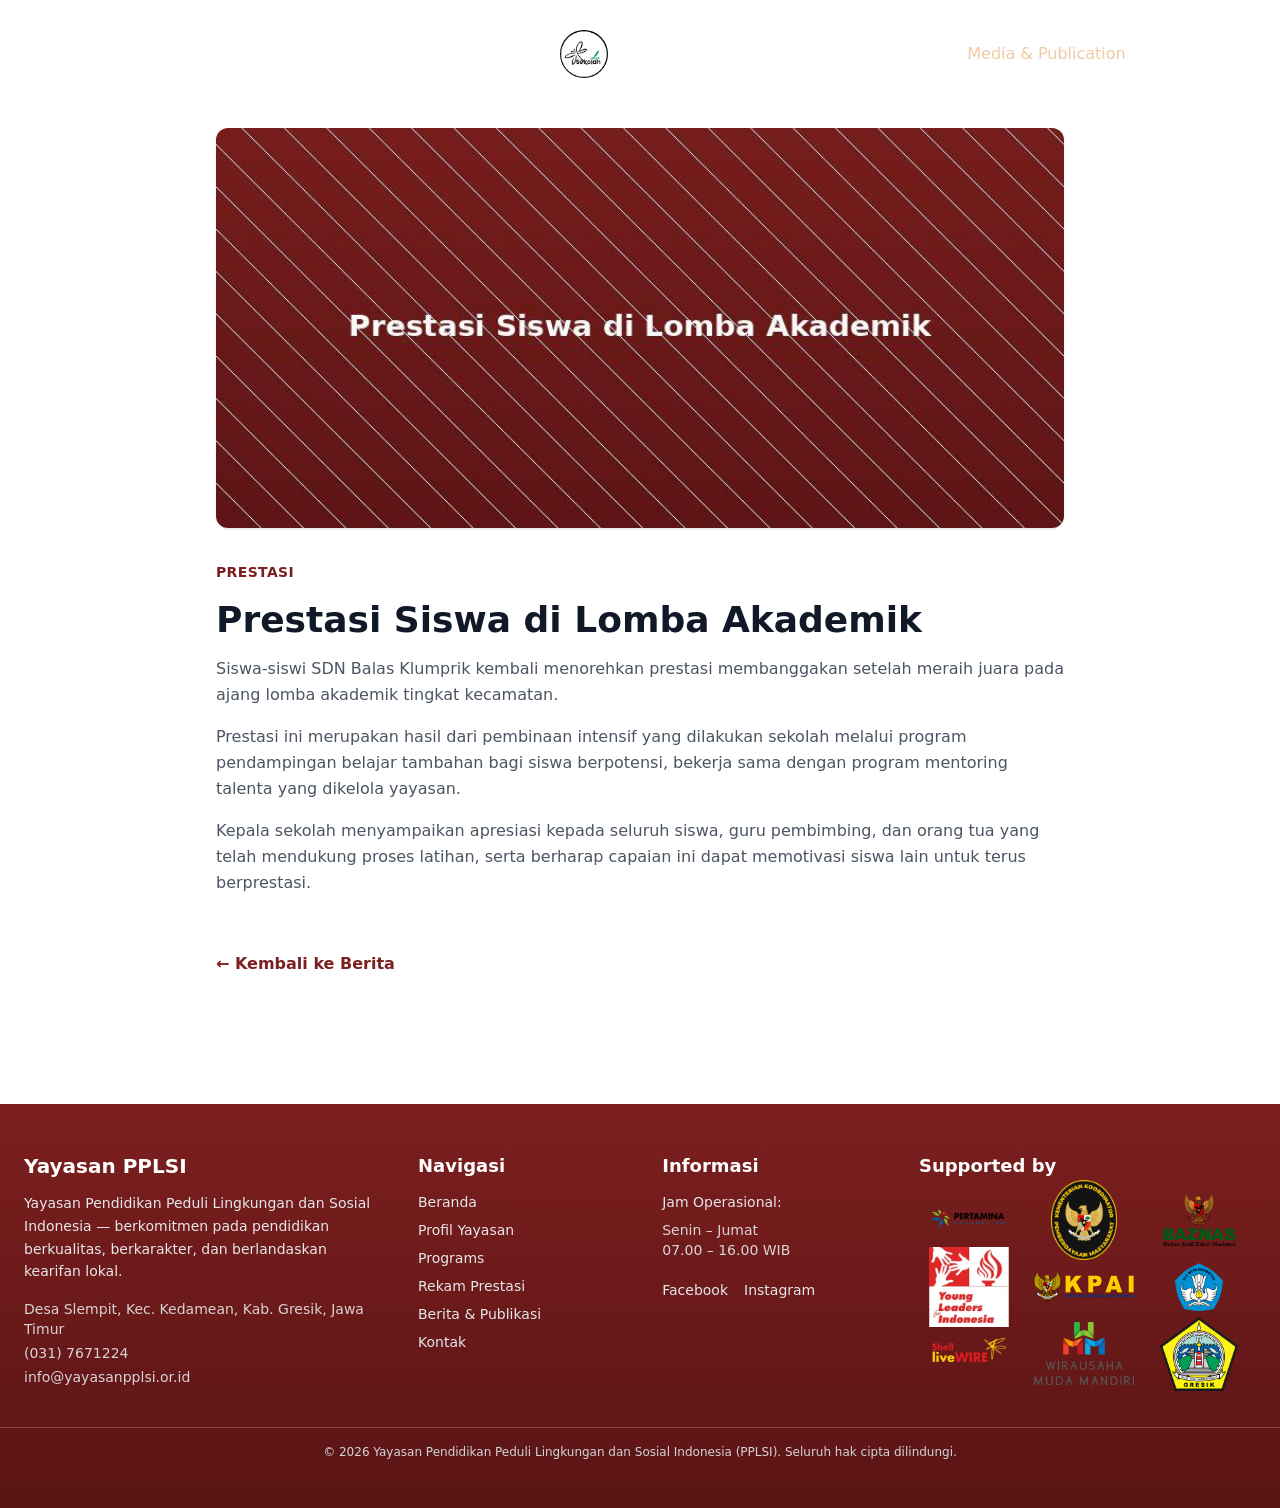
<file: berita-prestasi.html>
<!DOCTYPE html>
<html lang="id">
<head>
    <meta charset="UTF-8">
    <meta name="viewport" content="width=device-width, initial-scale=1.0">
    <title>Prestasi Siswa di Lomba Akademik - Berita Yayasan PPLSI</title>
    <meta name="description" content="Siswa SDN Balas Klumprik meraih juara tingkat kecamatan.">
    <link rel="canonical" href="https://example.com/berita-prestasi.html">

    <!-- Open Graph -->
    <meta property="og:type" content="website">
    <meta property="og:title" content="Prestasi Siswa di Lomba Akademik - Berita Yayasan PPLSI">
    <meta property="og:description" content="Siswa SDN Balas Klumprik meraih juara tingkat kecamatan.">
    <meta property="og:image" content="assets/images/berita/prestasi.jpg">
    <meta property="og:url" content="https://example.com/berita-prestasi.html">
    <meta name="twitter:card" content="summary_large_image">

    <link rel="icon" type="image/x-icon" href="assets/images/favicon.ico">
    <link rel="stylesheet" href="assets/css/style.css">
    <link rel="stylesheet" href="assets/css/navbar.css">
    <link rel="stylesheet" href="assets/css/mobile-optimize.css">
</head>
<body class="m-0 p-0 font-sans text-gray-800">

<!-- ===================== NAVBAR ===================== -->
<nav class="site-navbar">

    <div id="glass-container">

        <!-- ================= DESKTOP (>=1024px) ================= -->
        <div class="site-navbar__desktop">

            <!-- LEFT -->
            <ul class="site-navbar__col site-navbar__col--left">
                <li><a href="index.html" >Beranda</a></li>
                <li><a href="profil.html" >About Us</a></li>
                <li><a href="programs.html" >Programs</a></li>
            </ul>

            <!-- CENTER LOGO -->
            <a href="index.html" class="site-navbar__logo">
                <img src="assets/images/Logo.jpg" alt="Logo Yayasan PPLSI">
                <span class="site-navbar__logo-text">
                    <strong>Yayasan</strong>
                    <small>PPLSI</small>
                </span>
            </a>

            <!-- RIGHT -->
            <ul class="site-navbar__col site-navbar__col--right">
                <li><a href="ppdb.html" >Performance</a></li>
                <li><a href="berita.html" class="nav-active">Media & Publication</a></li>
                <li><a href="kontak.html" >Contact</a></li>
            </ul>

        </div>

        <!-- ================= MOBILE / TABLET (<1024px) ================= -->
        <div class="site-navbar__mobile-bar">

            <a href="index.html" class="site-navbar__logo site-navbar__logo--sm">
                <img src="assets/images/Logo.jpg" alt="Logo Yayasan PPLSI">
                <span class="site-navbar__logo-text">
                    <strong>Yayasan</strong>
                    <small>PPLSI</small>
                </span>
            </a>

            <button
                id="nav-toggle"
                class="site-navbar__toggle"
                type="button"
                aria-expanded="false"
                aria-controls="mobile-menu"
                aria-label="Buka menu navigasi">

                <svg id="menu-icon" fill="none" stroke="currentColor" viewBox="0 0 24 24">
                    <path stroke-linecap="round" stroke-linejoin="round" stroke-width="2"
                        d="M4 6h16M4 12h16M4 18h16"/>
                </svg>

                <svg id="close-icon" class="site-navbar__icon--hidden" fill="none" stroke="currentColor" viewBox="0 0 24 24">
                    <path stroke-linecap="round" stroke-linejoin="round" stroke-width="2"
                        d="M6 6L18 18M18 6L6 18"/>
                </svg>

            </button>

        </div>

    </div>

</nav>

<!-- ================= MOBILE DROPDOWN MENU ================= -->
<div id="mobile-menu" hidden aria-hidden="true">
    <a href="index.html">Beranda</a>
    <a href="profil.html">About Us</a>
    <a href="programs.html">Programs</a>
    <a href="ppdb.html">Performance</a>
    <a href="berita.html">Media & Publication</a>
    <a href="kontak.html">Contact</a>
</div>

<main>

<section class="py-32">
    <div class="max-w-4xl mx-auto px-6">
        <img src="assets/images/berita/prestasi.jpg" loading="lazy" class="w-full h-[400px] object-cover rounded-xl mb-8 shadow" alt="Prestasi Siswa di Lomba Akademik">
        <span class="text-[#7c1f1f] font-semibold text-sm uppercase tracking-wide">Prestasi</span>
        <h1 class="text-3xl md:text-4xl font-extrabold my-4 text-gray-900">Prestasi Siswa di Lomba Akademik</h1>
        <p class="text-gray-600 leading-relaxed mb-4">Siswa-siswi SDN Balas Klumprik kembali menorehkan prestasi membanggakan setelah meraih juara pada ajang lomba akademik tingkat kecamatan.</p>
        <p class="text-gray-600 leading-relaxed mb-4">Prestasi ini merupakan hasil dari pembinaan intensif yang dilakukan sekolah melalui program pendampingan belajar tambahan bagi siswa berpotensi, bekerja sama dengan program mentoring talenta yang dikelola yayasan.</p>
        <p class="text-gray-600 leading-relaxed mb-4">Kepala sekolah menyampaikan apresiasi kepada seluruh siswa, guru pembimbing, dan orang tua yang telah mendukung proses latihan, serta berharap capaian ini dapat memotivasi siswa lain untuk terus berprestasi.</p>
        <a href="berita.html" class="inline-block mt-10 text-[#7c1f1f] font-semibold hover:underline">&larr; Kembali ke Berita</a>
    </div>
</section>
    </main>
<footer class="relative text-gray-200">
        <div class="bg-gradient-to-t from-[#5a1414] to-[#7c1f1f] pt-14 pb-10">
            <div class="max-w-7xl mx-auto px-6 footer-main-grid">

               <!-- PROFIL -->
            <div>
                <h4 class="text-xl font-bold text-white mb-3">
                    Yayasan PPLSI
                </h4>

                <p class="text-sm leading-relaxed text-gray-200">
                    Yayasan Pendidikan Peduli Lingkungan dan Sosial Indonesia — berkomitmen
                    pada pendidikan berkualitas, berkarakter, dan berlandaskan kearifan lokal.
                </p>

                <div class="mt-4 text-sm space-y-1 opacity-90">
                    <p>Desa Slempit, Kec. Kedamean, Kab. Gresik, Jawa Timur</p>
                    <p>(031) 7671224</p>
                    <p>info@yayasanpplsi.or.id</p>
                </div>
            </div>

                <div>
                <h4 class="text-lg font-semibold text-white mb-3">
                    Navigasi
                </h4>

                <ul class="space-y-2 text-sm">
                    <li><a href="index.html" class="hover:text-white transition">Beranda</a></li>
                    <li><a href="profil.html" class="hover:text-white transition">Profil Yayasan</a></li>
                    <li><a href="programs.html" class="hover:text-white transition">Programs</a></li>
                    <li><a href="ppdb.html" class="hover:text-white transition">Rekam Prestasi</a></li>
                    <li><a href="berita.html" class="hover:text-white transition">Berita & Publikasi</a></li>
                    <li><a href="kontak.html" class="hover:text-white transition">Kontak</a></li>
                </ul>
            </div>

               <!-- INFORMASI -->
            <div>
                <h4 class="text-lg font-semibold text-white mb-3">
                    Informasi
                </h4>

                <div class="text-sm space-y-2">
                    <p>Jam Operasional:</p>
                    <p class="opacity-90">
                        Senin – Jumat<br>
                        07.00 – 16.00 WIB
                    </p>
                </div>

                <div class="flex space-x-4 mt-5 text-sm">
                    <a href="#" class="hover:text-white transition">Facebook</a>
                    <a href="#" class="hover:text-white transition">Instagram</a>
                </div>
            </div>

              <!-- SUPPORTED BY -->
            <div class="footer-supported">
                <h4 class="text-lg font-semibold text-white mb-3">
                    Supported by
                </h4>

                <div class="supported-logos">

                    <div class="supported-logo">
                        <img src="assets/images/logo/pfmuda.png" alt="PFMuda">
                    </div>

                    <div class="supported-logo">
                        <img src="assets/images/logo/logo-profile.png" alt="Logo Partner">
                    </div>

                    <div class="supported-logo">
                        <img src="assets/images/logo/baznas.png" alt="BAZNAS">
                    </div>

                    <div class="supported-logo">
                        <img src="assets/images/logo/matching-fund.png" alt="Matching Fund">
                    </div>

                    <div class="supported-logo">
                        <img src="assets/images/logo/KPAI.png" alt="KPAI">
                    </div>

                    <div class="supported-logo">
                        <img src="assets/images/logo/kemendikbud.png" alt="Kemendikbud">
                    </div>

                    <div class="supported-logo">
                        <img src="assets/images/logo/shell-livewire.png" alt="Shell LiveWIRE">
                    </div>

                    <div class="supported-logo">
                        <img src="assets/images/logo/wirausaha-muda-mandiri.png" alt="Wirausaha Muda Mandiri">
                    </div>

                    <div class="supported-logo">
                        <img src="assets/images/logo/pemkab-gresik.png" alt="Pemkab Gresik">
                    </div>

                </div>
            </div>

            </div>

            <div class="mt-10 border-t border-white/20 pt-4 text-center text-xs text-gray-300">
                <span id="copyright-year">&copy; 2026</span> Yayasan Pendidikan Peduli Lingkungan dan Sosial Indonesia (PPLSI). Seluruh hak cipta dilindungi.
            </div>
</div>
    </footer>
    <script src="assets/js/main.js"></script>
</body>
</html>
</file>
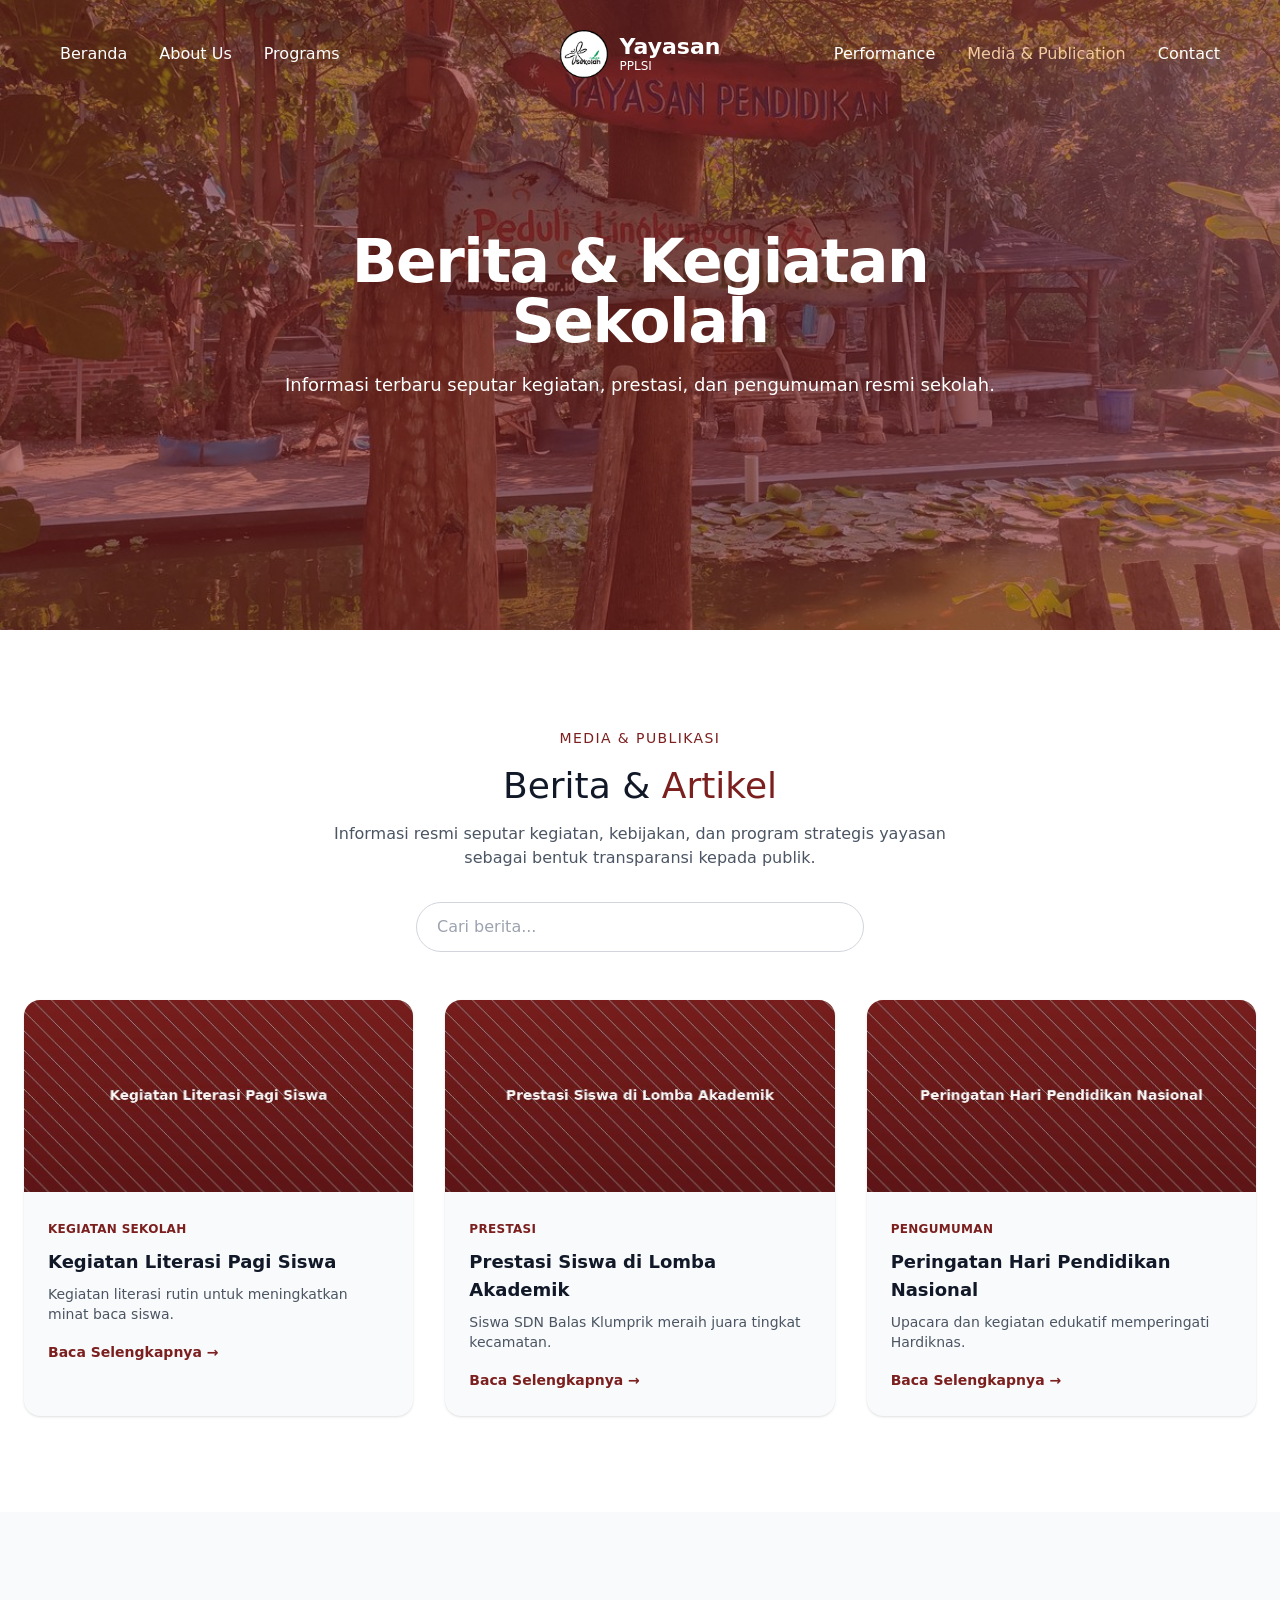
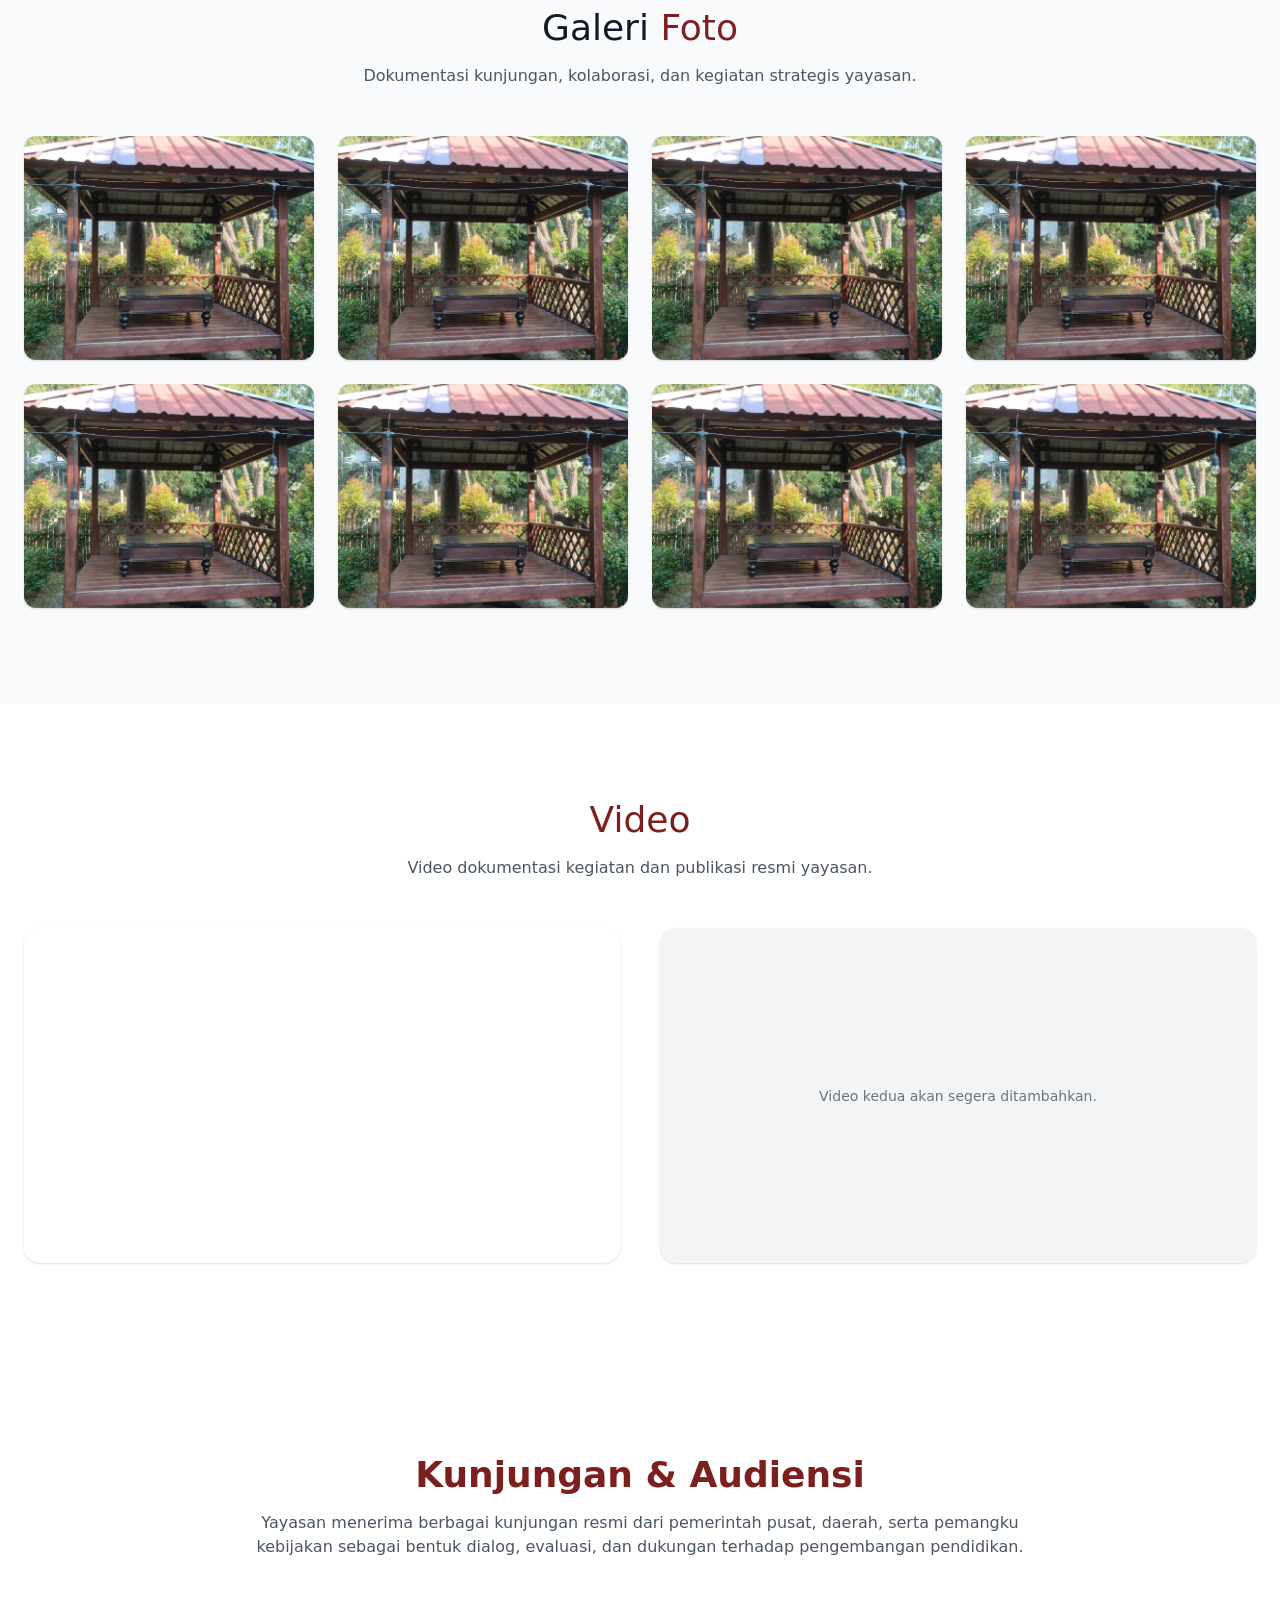
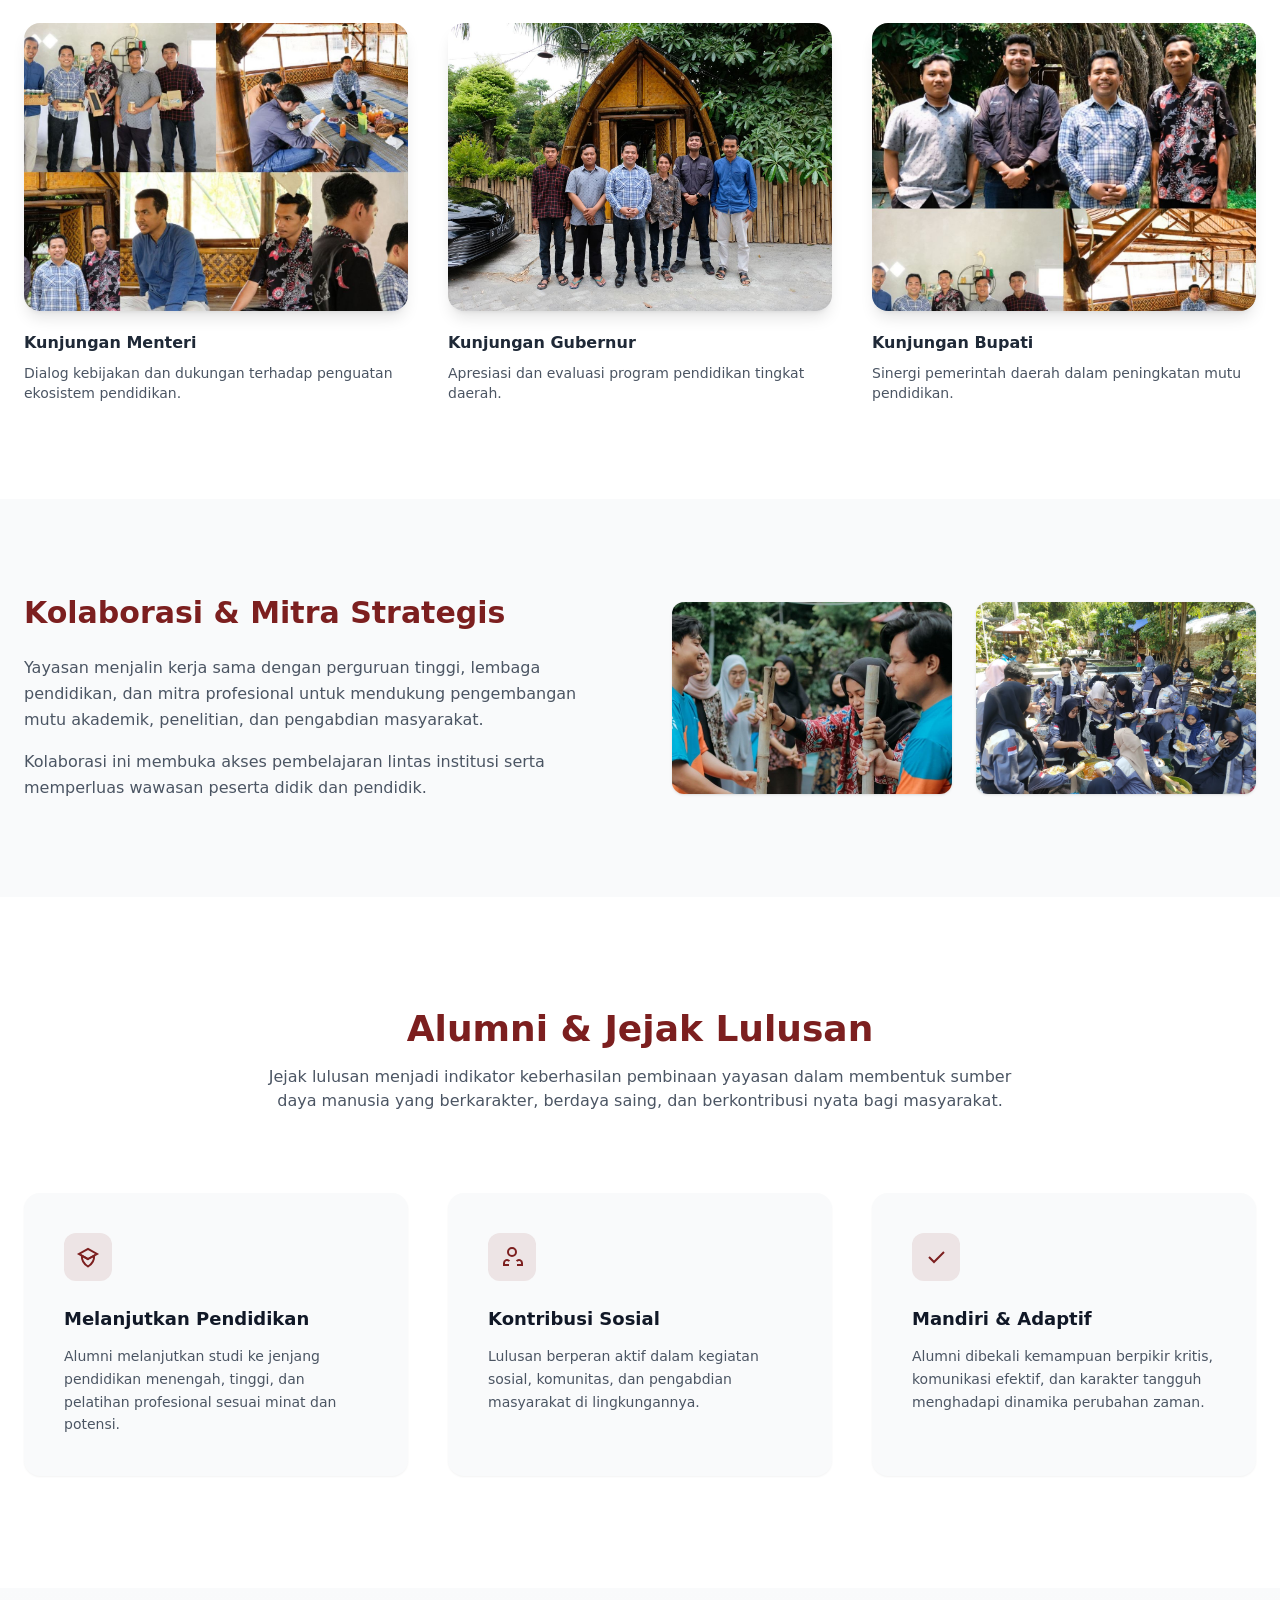
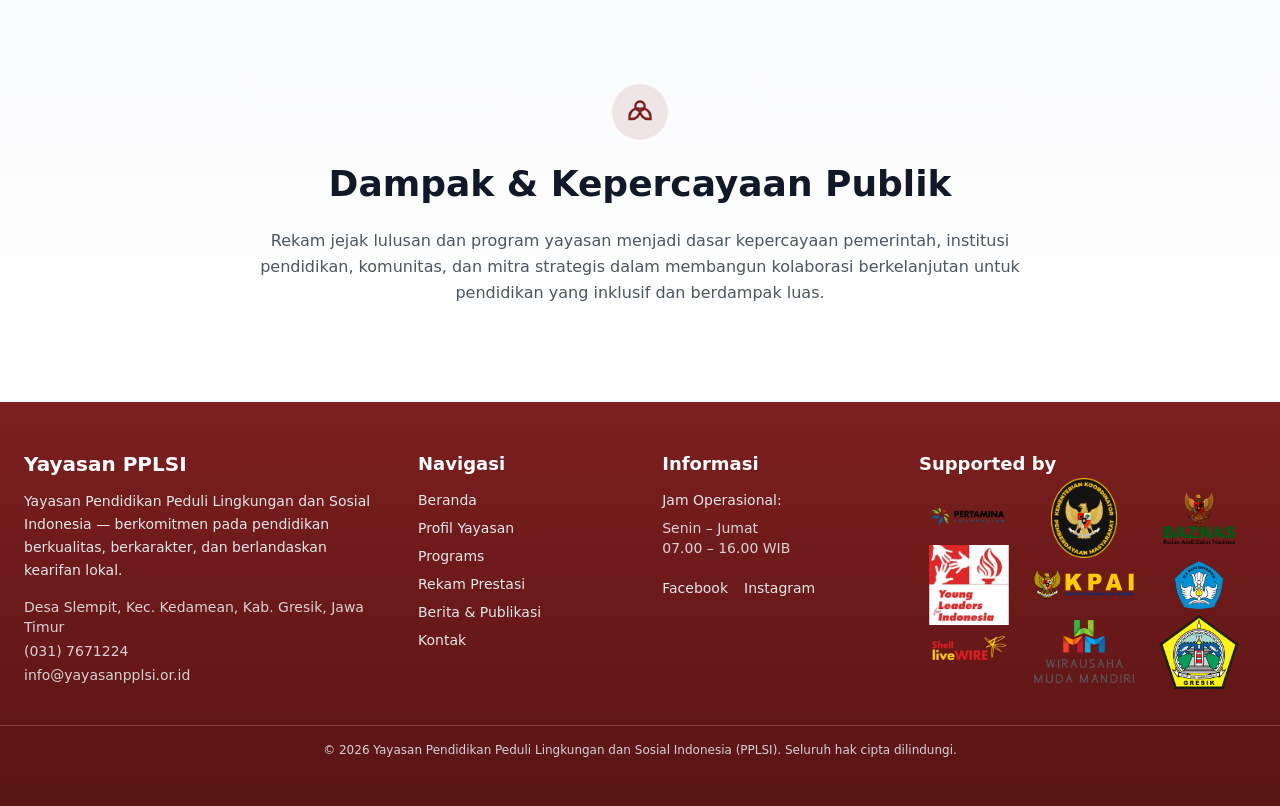
<file: berita.html>
<!DOCTYPE html>
<html lang="id">
<head>
    <meta charset="UTF-8">
    <meta name="viewport" content="width=device-width, initial-scale=1.0">
    <title>Berita & Kegiatan Sekolah - Yayasan PPLSI</title>
    <meta name="description" content="Berita, galeri foto, video, dan dokumentasi kegiatan Yayasan Pendidikan Peduli Lingkungan dan Sosial Indonesia.">
    <link rel="canonical" href="https://example.com/berita.html">

    <!-- Open Graph -->
    <meta property="og:type" content="website">
    <meta property="og:title" content="Berita & Kegiatan Sekolah - Yayasan PPLSI">
    <meta property="og:description" content="Berita, galeri foto, video, dan dokumentasi kegiatan Yayasan Pendidikan Peduli Lingkungan dan Sosial Indonesia.">
    <meta property="og:image" content="assets/images/berita.jpg">
    <meta property="og:url" content="https://example.com/berita.html">
    <meta name="twitter:card" content="summary_large_image">

    <link rel="icon" type="image/x-icon" href="assets/images/favicon.ico">
    <link rel="stylesheet" href="assets/css/style.css">
    <link rel="stylesheet" href="assets/css/navbar.css">
    <link rel="stylesheet" href="assets/css/mobile-optimize.css">
</head>
<body class="m-0 p-0 font-sans text-gray-800">

<!-- ===================== NAVBAR ===================== -->
<nav class="site-navbar">

    <div id="glass-container">

        <!-- ================= DESKTOP (>=1024px) ================= -->
        <div class="site-navbar__desktop">

            <!-- LEFT -->
            <ul class="site-navbar__col site-navbar__col--left">
                <li><a href="index.html" >Beranda</a></li>
                <li><a href="profil.html" >About Us</a></li>
                <li><a href="programs.html" >Programs</a></li>
            </ul>

            <!-- CENTER LOGO -->
            <a href="index.html" class="site-navbar__logo">
                <img src="assets/images/Logo.jpg" alt="Logo Yayasan PPLSI">
                <span class="site-navbar__logo-text">
                    <strong>Yayasan</strong>
                    <small>PPLSI</small>
                </span>
            </a>

            <!-- RIGHT -->
            <ul class="site-navbar__col site-navbar__col--right">
                <li><a href="ppdb.html" >Performance</a></li>
                <li><a href="berita.html" class="nav-active">Media & Publication</a></li>
                <li><a href="kontak.html" >Contact</a></li>
            </ul>

        </div>

        <!-- ================= MOBILE / TABLET (<1024px) ================= -->
        <div class="site-navbar__mobile-bar">

            <a href="index.html" class="site-navbar__logo site-navbar__logo--sm">
                <img src="assets/images/Logo.jpg" alt="Logo Yayasan PPLSI">
                <span class="site-navbar__logo-text">
                    <strong>Yayasan</strong>
                    <small>PPLSI</small>
                </span>
            </a>

            <button
                id="nav-toggle"
                class="site-navbar__toggle"
                type="button"
                aria-expanded="false"
                aria-controls="mobile-menu"
                aria-label="Buka menu navigasi">

                <svg id="menu-icon" fill="none" stroke="currentColor" viewBox="0 0 24 24">
                    <path stroke-linecap="round" stroke-linejoin="round" stroke-width="2"
                        d="M4 6h16M4 12h16M4 18h16"/>
                </svg>

                <svg id="close-icon" class="site-navbar__icon--hidden" fill="none" stroke="currentColor" viewBox="0 0 24 24">
                    <path stroke-linecap="round" stroke-linejoin="round" stroke-width="2"
                        d="M6 6L18 18M18 6L6 18"/>
                </svg>

            </button>

        </div>

    </div>

</nav>

<!-- ================= MOBILE DROPDOWN MENU ================= -->
<div id="mobile-menu" hidden aria-hidden="true">
    <a href="index.html">Beranda</a>
    <a href="profil.html">About Us</a>
    <a href="programs.html">Programs</a>
    <a href="ppdb.html">Performance</a>
    <a href="berita.html">Media & Publication</a>
    <a href="kontak.html">Contact</a>
</div>

<main>

<section class="relative h-[70vh] flex items-center justify-center text-center">
    <img src="assets/images/berita.jpg" loading="lazy" class="absolute inset-0 w-full h-full object-cover" alt="Berita dan Kegiatan Sekolah">
    <div class="absolute inset-0 bg-[#7c1f1f]/60"></div>
    <div class="relative z-10 text-white max-w-3xl px-6">
        <h1 class="text-4xl md:text-6xl font-extrabold tracking-tight leading-tight mb-5">Berita &amp; Kegiatan Sekolah</h1>
        <p class="text-lg">Informasi terbaru seputar kegiatan, prestasi, dan pengumuman resmi sekolah.</p>
    </div>
</section>

<section class="py-24 bg-white">
    <div class="max-w-7xl mx-auto px-6">
        <div class="mb-8 text-center">
            <span class="text-[#7c1f1f] uppercase tracking-widest text-sm">Media &amp; Publikasi</span>
            <h2 class="text-3xl md:text-4xl font-light mt-4 text-gray-900">Berita &amp; <span class="text-[#7c1f1f]">Artikel</span></h2>
            <p class="text-gray-600 mt-4 max-w-2xl mx-auto">
                Informasi resmi seputar kegiatan, kebijakan, dan program strategis
                yayasan sebagai bentuk transparansi kepada publik.
            </p>
        </div>

        <div class="max-w-md mx-auto mb-12">
            <label for="berita-search" class="sr-only">Cari berita</label>
            <input type="search" id="berita-search" data-search-input placeholder="Cari berita..."
                class="w-full rounded-full border border-gray-300 px-5 py-3 focus:border-[#7c1f1f] focus:ring-[#7c1f1f]">
        </div>

        <div class="grid md:grid-cols-3 gap-8">
            <article class="bg-gray-50 rounded-2xl shadow hover:shadow-lg transition overflow-hidden" data-search-target data-gallery-item="kegiatan-sekolah">
                <img src="assets/images/berita/literasi.jpg" loading="lazy" class="h-48 w-full object-cover" alt="Kegiatan Literasi Pagi Siswa">
                <div class="p-6">
                    <span class="text-xs uppercase tracking-wide text-[#7c1f1f] font-semibold">Kegiatan Sekolah</span>
                    <h3 class="font-semibold text-lg text-gray-900 mt-2 mb-2">Kegiatan Literasi Pagi Siswa</h3>
                    <p class="text-gray-600 text-sm mb-4">Kegiatan literasi rutin untuk meningkatkan minat baca siswa.</p>
                    <a href="berita-literasi.html" class="text-[#7c1f1f] text-sm font-semibold hover:underline">Baca Selengkapnya &rarr;</a>
                </div>
            </article>

            <article class="bg-gray-50 rounded-2xl shadow hover:shadow-lg transition overflow-hidden" data-search-target data-gallery-item="prestasi">
                <img src="assets/images/berita/prestasi.jpg" loading="lazy" class="h-48 w-full object-cover" alt="Prestasi Siswa di Lomba Akademik">
                <div class="p-6">
                    <span class="text-xs uppercase tracking-wide text-[#7c1f1f] font-semibold">Prestasi</span>
                    <h3 class="font-semibold text-lg text-gray-900 mt-2 mb-2">Prestasi Siswa di Lomba Akademik</h3>
                    <p class="text-gray-600 text-sm mb-4">Siswa SDN Balas Klumprik meraih juara tingkat kecamatan.</p>
                    <a href="berita-prestasi.html" class="text-[#7c1f1f] text-sm font-semibold hover:underline">Baca Selengkapnya &rarr;</a>
                </div>
            </article>

            <article class="bg-gray-50 rounded-2xl shadow hover:shadow-lg transition overflow-hidden" data-search-target data-gallery-item="pengumuman">
                <img src="assets/images/berita/hardiknas.jpg" loading="lazy" class="h-48 w-full object-cover" alt="Peringatan Hari Pendidikan Nasional">
                <div class="p-6">
                    <span class="text-xs uppercase tracking-wide text-[#7c1f1f] font-semibold">Pengumuman</span>
                    <h3 class="font-semibold text-lg text-gray-900 mt-2 mb-2">Peringatan Hari Pendidikan Nasional</h3>
                    <p class="text-gray-600 text-sm mb-4">Upacara dan kegiatan edukatif memperingati Hardiknas.</p>
                    <a href="berita-hardiknas.html" class="text-[#7c1f1f] text-sm font-semibold hover:underline">Baca Selengkapnya &rarr;</a>
                </div>
            </article>
        </div>
    </div>
</section>

<section class="py-24 bg-gray-50">
    <div class="max-w-7xl mx-auto px-6">
        <div class="mb-12 text-center">
            <h2 class="text-3xl md:text-4xl font-light text-gray-900">Galeri <span class="text-[#7c1f1f]">Foto</span></h2>
            <p class="text-gray-600 mt-4">Dokumentasi kunjungan, kolaborasi, dan kegiatan strategis yayasan.</p>
        </div>
        <div class="grid grid-cols-2 md:grid-cols-4 gap-6">
            <div class="group relative overflow-hidden rounded-xl shadow">
                <img src="assets/images/galeri.jpg" loading="lazy" class="w-full h-56 object-cover group-hover:scale-110 transition duration-500" alt="Dokumentasi kegiatan yayasan 1">
                <div class="absolute inset-0 bg-black/40 opacity-0 group-hover:opacity-100 transition"></div>
            </div>

            <div class="group relative overflow-hidden rounded-xl shadow">
                <img src="assets/images/galeri.jpg" loading="lazy" class="w-full h-56 object-cover group-hover:scale-110 transition duration-500" alt="Dokumentasi kegiatan yayasan 2">
                <div class="absolute inset-0 bg-black/40 opacity-0 group-hover:opacity-100 transition"></div>
            </div>

            <div class="group relative overflow-hidden rounded-xl shadow">
                <img src="assets/images/galeri.jpg" loading="lazy" class="w-full h-56 object-cover group-hover:scale-110 transition duration-500" alt="Dokumentasi kegiatan yayasan 3">
                <div class="absolute inset-0 bg-black/40 opacity-0 group-hover:opacity-100 transition"></div>
            </div>

            <div class="group relative overflow-hidden rounded-xl shadow">
                <img src="assets/images/galeri.jpg" loading="lazy" class="w-full h-56 object-cover group-hover:scale-110 transition duration-500" alt="Dokumentasi kegiatan yayasan 4">
                <div class="absolute inset-0 bg-black/40 opacity-0 group-hover:opacity-100 transition"></div>
            </div>

            <div class="group relative overflow-hidden rounded-xl shadow">
                <img src="assets/images/galeri.jpg" loading="lazy" class="w-full h-56 object-cover group-hover:scale-110 transition duration-500" alt="Dokumentasi kegiatan yayasan 5">
                <div class="absolute inset-0 bg-black/40 opacity-0 group-hover:opacity-100 transition"></div>
            </div>

            <div class="group relative overflow-hidden rounded-xl shadow">
                <img src="assets/images/galeri.jpg" loading="lazy" class="w-full h-56 object-cover group-hover:scale-110 transition duration-500" alt="Dokumentasi kegiatan yayasan 6">
                <div class="absolute inset-0 bg-black/40 opacity-0 group-hover:opacity-100 transition"></div>
            </div>

            <div class="group relative overflow-hidden rounded-xl shadow">
                <img src="assets/images/galeri.jpg" loading="lazy" class="w-full h-56 object-cover group-hover:scale-110 transition duration-500" alt="Dokumentasi kegiatan yayasan 7">
                <div class="absolute inset-0 bg-black/40 opacity-0 group-hover:opacity-100 transition"></div>
            </div>

            <div class="group relative overflow-hidden rounded-xl shadow">
                <img src="assets/images/galeri.jpg" loading="lazy" class="w-full h-56 object-cover group-hover:scale-110 transition duration-500" alt="Dokumentasi kegiatan yayasan 8">
                <div class="absolute inset-0 bg-black/40 opacity-0 group-hover:opacity-100 transition"></div>
            </div>
        </div>
    </div>
</section>

<section class="py-24 bg-white">
    <div class="max-w-7xl mx-auto px-6">
        <div class="mb-12 text-center">
            <h2 class="text-3xl md:text-4xl font-light text-gray-900"><span class="text-[#7c1f1f]">Video</span></h2>
            <p class="text-gray-600 mt-4">Video dokumentasi kegiatan dan publikasi resmi yayasan.</p>
        </div>
        <div class="grid md:grid-cols-2 gap-10">
            <div class="aspect-video rounded-2xl overflow-hidden shadow">
                <iframe src="https://www.youtube.com/embed/htGL3D1GbSs" class="w-full h-full" frameborder="0" loading="lazy"
                    title="Video dokumentasi kegiatan yayasan" allowfullscreen></iframe>
            </div>
            <div class="aspect-video rounded-2xl overflow-hidden shadow bg-gray-100 flex items-center justify-center">
                <p class="text-gray-500 text-sm px-6 text-center">Video kedua akan segera ditambahkan.</p>
            </div>
        </div>
    </div>
</section>

<section class="py-24 bg-white">
    <div class="max-w-7xl mx-auto px-6">
        <div class="text-center mb-16 reveal">
            <h2 class="text-3xl md:text-4xl font-bold text-[#7c1f1f] mb-4">Kunjungan &amp; Audiensi</h2>
            <p class="text-gray-600 max-w-3xl mx-auto">
                Yayasan menerima berbagai kunjungan resmi dari pemerintah pusat,
                daerah, serta pemangku kebijakan sebagai bentuk dialog,
                evaluasi, dan dukungan terhadap pengembangan pendidikan.
            </p>
        </div>
        <div class="grid md:grid-cols-3 gap-10">
            <div class="group reveal">
                <div class="overflow-hidden rounded-2xl shadow-lg">
                    <img src="assets/images/kunjungan-menteri.jpg" loading="lazy" class="w-full h-72 object-cover group-hover:scale-105 transition duration-500" alt="Kunjungan Menteri">
                </div>
                <h4 class="font-semibold mt-5">Kunjungan Menteri</h4>
                <p class="text-sm text-gray-600 mt-2">Dialog kebijakan dan dukungan terhadap penguatan ekosistem pendidikan.</p>
            </div>
            <div class="group reveal">
                <div class="overflow-hidden rounded-2xl shadow-lg">
                    <img src="assets/images/kunjungan-gubernur.jpg" loading="lazy" class="w-full h-72 object-cover group-hover:scale-105 transition duration-500" alt="Kunjungan Gubernur">
                </div>
                <h4 class="font-semibold mt-5">Kunjungan Gubernur</h4>
                <p class="text-sm text-gray-600 mt-2">Apresiasi dan evaluasi program pendidikan tingkat daerah.</p>
            </div>
            <div class="group reveal">
                <div class="overflow-hidden rounded-2xl shadow-lg">
                    <img src="assets/images/kunjungan-bupati.jpg" loading="lazy" class="w-full h-72 object-cover group-hover:scale-105 transition duration-500" alt="Kunjungan Bupati">
                </div>
                <h4 class="font-semibold mt-5">Kunjungan Bupati</h4>
                <p class="text-sm text-gray-600 mt-2">Sinergi pemerintah daerah dalam peningkatan mutu pendidikan.</p>
            </div>
        </div>
    </div>
</section>

<section class="py-24 bg-gray-50">
    <div class="max-w-7xl mx-auto px-6 grid md:grid-cols-2 gap-16 items-center">
        <div class="reveal">
            <h2 class="text-3xl font-bold text-[#7c1f1f] mb-6">Kolaborasi &amp; Mitra Strategis</h2>
            <p class="text-gray-600 leading-relaxed mb-4">
                Yayasan menjalin kerja sama dengan perguruan tinggi,
                lembaga pendidikan, dan mitra profesional
                untuk mendukung pengembangan mutu akademik,
                penelitian, dan pengabdian masyarakat.
            </p>
            <p class="text-gray-600 leading-relaxed">
                Kolaborasi ini membuka akses pembelajaran lintas institusi
                serta memperluas wawasan peserta didik dan pendidik.
            </p>
        </div>
        <div class="grid grid-cols-2 gap-6 reveal">
            <img src="assets/images/kerjasama-kampus-1.jpg" loading="lazy" class="rounded-xl shadow object-cover h-48 w-full" alt="Kerjasama kampus 1">
            <img src="assets/images/kerjasama-kampus-2.jpg" loading="lazy" class="rounded-xl shadow object-cover h-48 w-full" alt="Kerjasama kampus 2">
        </div>
    </div>
</section>

<section class="py-28 bg-white">
    <div class="max-w-7xl mx-auto px-6 text-center">
        <h2 class="text-3xl md:text-4xl font-bold text-[#7c1f1f] mb-4">Alumni &amp; Jejak Lulusan</h2>
        <p class="text-gray-600 max-w-3xl mx-auto mb-20 reveal">
            Jejak lulusan menjadi indikator keberhasilan pembinaan yayasan
            dalam membentuk sumber daya manusia yang berkarakter,
            berdaya saing, dan berkontribusi nyata bagi masyarakat.
        </p>
        <div class="grid md:grid-cols-3 gap-10">
            <div class="reveal bg-gray-50 p-10 rounded-2xl shadow-sm hover:shadow-xl transition text-left">
                <div class="w-12 h-12 mb-6 rounded-xl bg-[#7c1f1f]/10 flex items-center justify-center">
                    <svg class="w-6 h-6 text-[#7c1f1f]" fill="none" stroke="currentColor" stroke-width="2" viewBox="0 0 24 24">
                        <path d="M12 14l9-5-9-5-9 5 9 5z"/><path d="M12 14l6.16-3.422A12.083 12.083 0 0 1 12 21.5a12.083 12.083 0 0 1-6.16-10.922L12 14z"/>
                    </svg>
                </div>
                <h4 class="font-semibold text-lg mb-3 text-gray-900">Melanjutkan Pendidikan</h4>
                <p class="text-sm text-gray-600 leading-relaxed">
                    Alumni melanjutkan studi ke jenjang pendidikan menengah,
                    tinggi, dan pelatihan profesional sesuai minat dan potensi.
                </p>
            </div>
            <div class="reveal bg-gray-50 p-10 rounded-2xl shadow-sm hover:shadow-xl transition text-left">
                <div class="w-12 h-12 mb-6 rounded-xl bg-[#7c1f1f]/10 flex items-center justify-center">
                    <svg class="w-6 h-6 text-[#7c1f1f]" fill="none" stroke="currentColor" stroke-width="2" viewBox="0 0 24 24">
                        <path d="M17 20h5v-2a3 3 0 0 0-5.356-1.857"/><path d="M9 20H4v-2a3 3 0 0 1 5.356-1.857"/><circle cx="12" cy="7" r="4"/>
                    </svg>
                </div>
                <h4 class="font-semibold text-lg mb-3 text-gray-900">Kontribusi Sosial</h4>
                <p class="text-sm text-gray-600 leading-relaxed">
                    Lulusan berperan aktif dalam kegiatan sosial,
                    komunitas, dan pengabdian masyarakat di lingkungannya.
                </p>
            </div>
            <div class="reveal bg-gray-50 p-10 rounded-2xl shadow-sm hover:shadow-xl transition text-left">
                <div class="w-12 h-12 mb-6 rounded-xl bg-[#7c1f1f]/10 flex items-center justify-center">
                    <svg class="w-6 h-6 text-[#7c1f1f]" fill="none" stroke="currentColor" stroke-width="2" viewBox="0 0 24 24">
                        <path d="M5 12l5 5L20 7"/>
                    </svg>
                </div>
                <h4 class="font-semibold text-lg mb-3 text-gray-900">Mandiri &amp; Adaptif</h4>
                <p class="text-sm text-gray-600 leading-relaxed">
                    Alumni dibekali kemampuan berpikir kritis,
                    komunikasi efektif, dan karakter tangguh
                    menghadapi dinamika perubahan zaman.
                </p>
            </div>
        </div>
    </div>
</section>

<section class="py-24 bg-gradient-to-b from-gray-50 to-white">
    <div class="max-w-6xl mx-auto px-6 text-center reveal">
        <div class="w-14 h-14 mx-auto mb-6 rounded-full bg-[#7c1f1f]/10 flex items-center justify-center">
            <svg class="w-7 h-7 text-[#7c1f1f]" fill="none" stroke="currentColor" stroke-width="2" viewBox="0 0 24 24">
                <path d="M12 11c0 3.866-3.134 7-7 7H3v-2a7 7 0 0 1 9-6.708"/>
                <path d="M12 11c0 3.866 3.134 7 7 7h2v-2a7 7 0 0 0-9-6.708"/>
                <circle cx="12" cy="7" r="4"/>
            </svg>
        </div>
        <h3 class="text-3xl md:text-4xl font-bold mb-6 text-gray-900">Dampak &amp; Kepercayaan Publik</h3>
        <p class="text-gray-600 max-w-3xl mx-auto leading-relaxed">
            Rekam jejak lulusan dan program yayasan menjadi dasar kepercayaan
            pemerintah, institusi pendidikan, komunitas, dan mitra strategis
            dalam membangun kolaborasi berkelanjutan untuk pendidikan
            yang inklusif dan berdampak luas.
        </p>
    </div>
</section>
    </main>
<footer class="relative text-gray-200">
        <div class="bg-gradient-to-t from-[#5a1414] to-[#7c1f1f] pt-14 pb-10">
            <div class="max-w-7xl mx-auto px-6 footer-main-grid">

               <!-- PROFIL -->
            <div>
                <h4 class="text-xl font-bold text-white mb-3">
                    Yayasan PPLSI
                </h4>

                <p class="text-sm leading-relaxed text-gray-200">
                    Yayasan Pendidikan Peduli Lingkungan dan Sosial Indonesia — berkomitmen
                    pada pendidikan berkualitas, berkarakter, dan berlandaskan kearifan lokal.
                </p>

                <div class="mt-4 text-sm space-y-1 opacity-90">
                    <p>Desa Slempit, Kec. Kedamean, Kab. Gresik, Jawa Timur</p>
                    <p>(031) 7671224</p>
                    <p>info@yayasanpplsi.or.id</p>
                </div>
            </div>

                <div>
                <h4 class="text-lg font-semibold text-white mb-3">
                    Navigasi
                </h4>

                <ul class="space-y-2 text-sm">
                    <li><a href="index.html" class="hover:text-white transition">Beranda</a></li>
                    <li><a href="profil.html" class="hover:text-white transition">Profil Yayasan</a></li>
                    <li><a href="programs.html" class="hover:text-white transition">Programs</a></li>
                    <li><a href="ppdb.html" class="hover:text-white transition">Rekam Prestasi</a></li>
                    <li><a href="berita.html" class="hover:text-white transition">Berita & Publikasi</a></li>
                    <li><a href="kontak.html" class="hover:text-white transition">Kontak</a></li>
                </ul>
            </div>

               <!-- INFORMASI -->
            <div>
                <h4 class="text-lg font-semibold text-white mb-3">
                    Informasi
                </h4>

                <div class="text-sm space-y-2">
                    <p>Jam Operasional:</p>
                    <p class="opacity-90">
                        Senin – Jumat<br>
                        07.00 – 16.00 WIB
                    </p>
                </div>

                <div class="flex space-x-4 mt-5 text-sm">
                    <a href="#" class="hover:text-white transition">Facebook</a>
                    <a href="#" class="hover:text-white transition">Instagram</a>
                </div>
            </div>

              <!-- SUPPORTED BY -->
            <div class="footer-supported">
                <h4 class="text-lg font-semibold text-white mb-3">
                    Supported by
                </h4>

                <div class="supported-logos">

                    <div class="supported-logo">
                        <img src="assets/images/logo/pfmuda.png" alt="PFMuda">
                    </div>

                    <div class="supported-logo">
                        <img src="assets/images/logo/logo-profile.png" alt="Logo Partner">
                    </div>

                    <div class="supported-logo">
                        <img src="assets/images/logo/baznas.png" alt="BAZNAS">
                    </div>

                    <div class="supported-logo">
                        <img src="assets/images/logo/matching-fund.png" alt="Matching Fund">
                    </div>

                    <div class="supported-logo">
                        <img src="assets/images/logo/KPAI.png" alt="KPAI">
                    </div>

                    <div class="supported-logo">
                        <img src="assets/images/logo/kemendikbud.png" alt="Kemendikbud">
                    </div>

                    <div class="supported-logo">
                        <img src="assets/images/logo/shell-livewire.png" alt="Shell LiveWIRE">
                    </div>

                    <div class="supported-logo">
                        <img src="assets/images/logo/wirausaha-muda-mandiri.png" alt="Wirausaha Muda Mandiri">
                    </div>

                    <div class="supported-logo">
                        <img src="assets/images/logo/pemkab-gresik.png" alt="Pemkab Gresik">
                    </div>

                </div>
            </div>

            </div>

            <div class="mt-10 border-t border-white/20 pt-4 text-center text-xs text-gray-300">
                <span id="copyright-year">&copy; 2026</span> Yayasan Pendidikan Peduli Lingkungan dan Sosial Indonesia (PPLSI). Seluruh hak cipta dilindungi.
            </div>
</div>
    </footer>
    <script src="assets/js/main.js"></script>
</body>
</html>
</file>
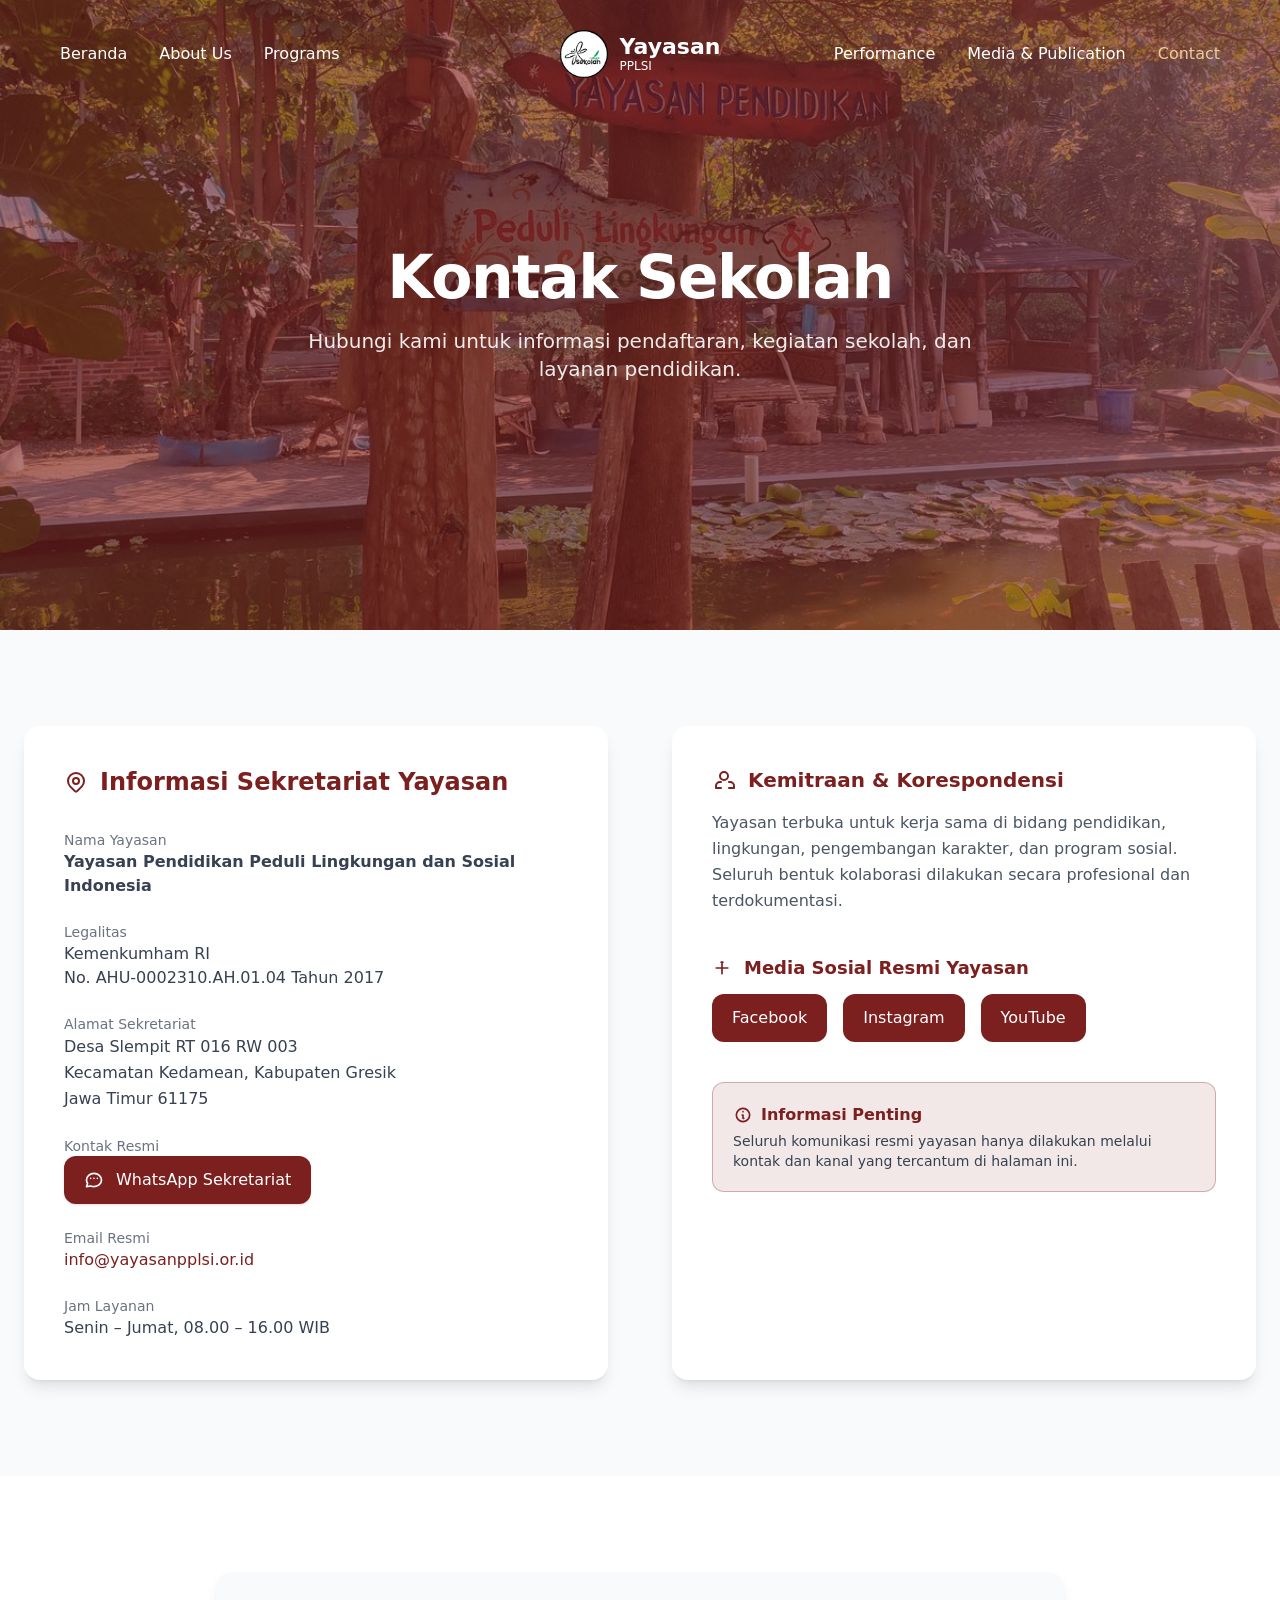
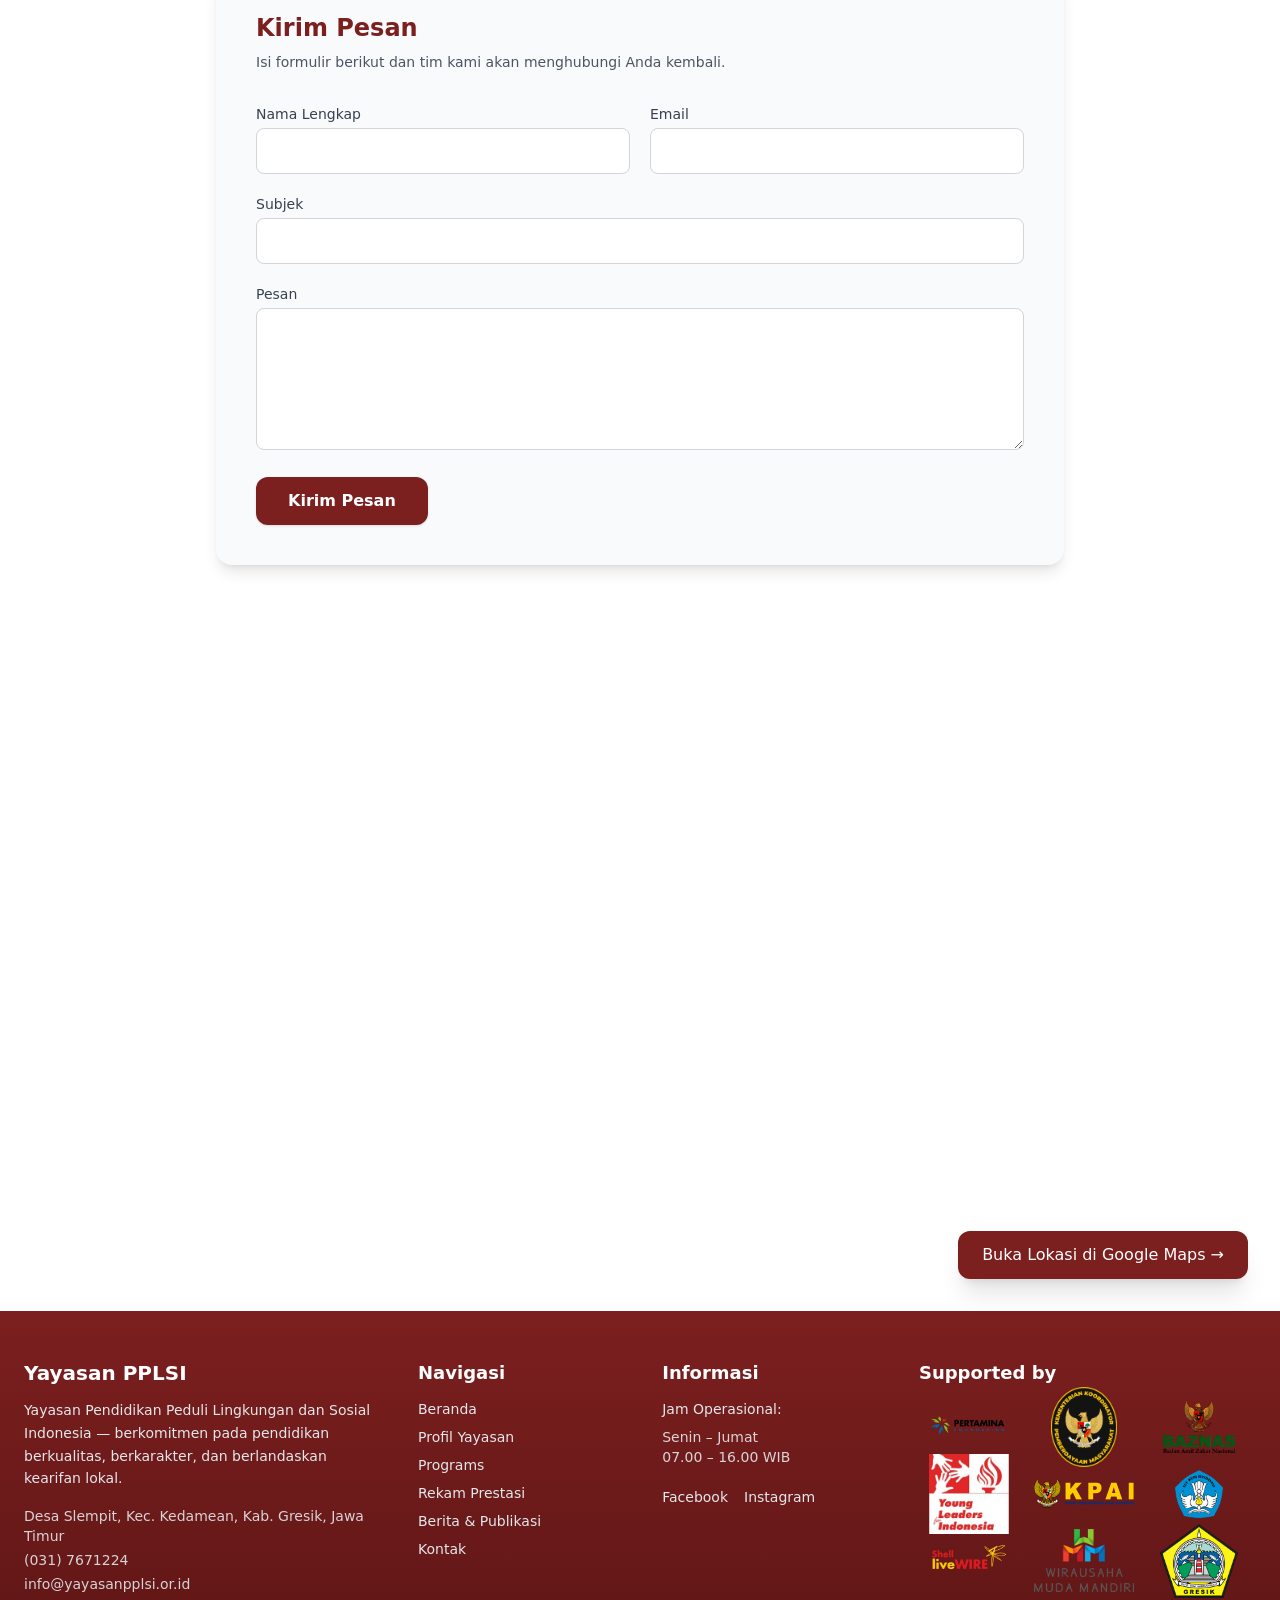
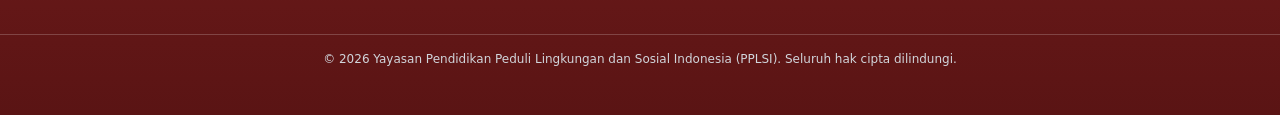
<file: kontak.html>
<!DOCTYPE html>
<html lang="id">
<head>
    <meta charset="UTF-8">
    <meta name="viewport" content="width=device-width, initial-scale=1.0">
    <title>Kontak - Yayasan PPLSI</title>
    <meta name="description" content="Hubungi Yayasan Pendidikan Peduli Lingkungan dan Sosial Indonesia (PPLSI): alamat, WhatsApp, email, dan lokasi.">
    <link rel="canonical" href="https://example.com/kontak.html">

    <!-- Open Graph -->
    <meta property="og:type" content="website">
    <meta property="og:title" content="Kontak - Yayasan PPLSI">
    <meta property="og:description" content="Hubungi Yayasan Pendidikan Peduli Lingkungan dan Sosial Indonesia (PPLSI): alamat, WhatsApp, email, dan lokasi.">
    <meta property="og:image" content="assets/images/Kontak.jpg">
    <meta property="og:url" content="https://example.com/kontak.html">
    <meta name="twitter:card" content="summary_large_image">

    <link rel="icon" type="image/x-icon" href="assets/images/favicon.ico">
    <link rel="stylesheet" href="assets/css/style.css">
    <link rel="stylesheet" href="assets/css/navbar.css">
    <link rel="stylesheet" href="assets/css/mobile-optimize.css">
</head>
<body class="m-0 p-0 font-sans text-gray-800">

<!-- ===================== NAVBAR ===================== -->
<nav class="site-navbar">

    <div id="glass-container">

        <!-- ================= DESKTOP (>=1024px) ================= -->
        <div class="site-navbar__desktop">

            <!-- LEFT -->
            <ul class="site-navbar__col site-navbar__col--left">
                <li><a href="index.html" >Beranda</a></li>
                <li><a href="profil.html" >About Us</a></li>
                <li><a href="programs.html" >Programs</a></li>
            </ul>

            <!-- CENTER LOGO -->
            <a href="index.html" class="site-navbar__logo">
                <img src="assets/images/Logo.jpg" alt="Logo Yayasan PPLSI">
                <span class="site-navbar__logo-text">
                    <strong>Yayasan</strong>
                    <small>PPLSI</small>
                </span>
            </a>

            <!-- RIGHT -->
            <ul class="site-navbar__col site-navbar__col--right">
                <li><a href="ppdb.html" >Performance</a></li>
                <li><a href="berita.html" >Media & Publication</a></li>
                <li><a href="kontak.html" class="nav-active">Contact</a></li>
            </ul>

        </div>

        <!-- ================= MOBILE / TABLET (<1024px) ================= -->
        <div class="site-navbar__mobile-bar">

            <a href="index.html" class="site-navbar__logo site-navbar__logo--sm">
                <img src="assets/images/Logo.jpg" alt="Logo Yayasan PPLSI">
                <span class="site-navbar__logo-text">
                    <strong>Yayasan</strong>
                    <small>PPLSI</small>
                </span>
            </a>

            <button
                id="nav-toggle"
                class="site-navbar__toggle"
                type="button"
                aria-expanded="false"
                aria-controls="mobile-menu"
                aria-label="Buka menu navigasi">

                <svg id="menu-icon" fill="none" stroke="currentColor" viewBox="0 0 24 24">
                    <path stroke-linecap="round" stroke-linejoin="round" stroke-width="2"
                        d="M4 6h16M4 12h16M4 18h16"/>
                </svg>

                <svg id="close-icon" class="site-navbar__icon--hidden" fill="none" stroke="currentColor" viewBox="0 0 24 24">
                    <path stroke-linecap="round" stroke-linejoin="round" stroke-width="2"
                        d="M6 6L18 18M18 6L6 18"/>
                </svg>

            </button>

        </div>

    </div>

</nav>

<!-- ================= MOBILE DROPDOWN MENU ================= -->
<div id="mobile-menu" hidden aria-hidden="true">
    <a href="index.html">Beranda</a>
    <a href="profil.html">About Us</a>
    <a href="programs.html">Programs</a>
    <a href="ppdb.html">Performance</a>
    <a href="berita.html">Media & Publication</a>
    <a href="kontak.html">Contact</a>
</div>

<main>

<section class="relative h-[70vh] flex items-center justify-center text-center">
    <img src="assets/images/Kontak.jpg" loading="lazy" class="absolute inset-0 w-full h-full object-cover" alt="Kontak Yayasan PPLSI">
    <div class="absolute inset-0 bg-[#7c1f1f]/60"></div>
    <div class="relative z-10 text-white max-w-3xl px-6">
        <h1 class="text-4xl md:text-6xl font-extrabold tracking-tight leading-tight mb-5">Kontak Sekolah</h1>
        <p class="text-lg md:text-xl text-white/90 leading-relaxed">
            Hubungi kami untuk informasi pendaftaran, kegiatan sekolah, dan layanan pendidikan.
        </p>
    </div>
</section>

<section class="py-24 bg-gray-50">
    <div class="max-w-7xl mx-auto px-6 grid md:grid-cols-2 gap-16">

        <div class="bg-white rounded-2xl shadow-lg p-10 reveal">
            <h2 class="text-2xl font-bold mb-8 text-[#7c1f1f] flex items-center gap-3">
                <svg xmlns="http://www.w3.org/2000/svg" class="w-6 h-6 text-[#7c1f1f]" fill="none" viewBox="0 0 24 24" stroke="currentColor">
                    <path stroke-linecap="round" stroke-linejoin="round" stroke-width="2" d="M17.657 16.657L13.414 20.9a2 2 0 01-2.828 0l-4.243-4.243a8 8 0 1111.314 0z" />
                    <path stroke-linecap="round" stroke-linejoin="round" stroke-width="2" d="M15 11a3 3 0 11-6 0 3 3 0 016 0z" />
                </svg>
                Informasi Sekretariat Yayasan
            </h2>
            <div class="space-y-6 text-gray-700">
                <div>
                    <p class="text-sm text-gray-500">Nama Yayasan</p>
                    <p class="font-semibold">Yayasan Pendidikan Peduli Lingkungan dan Sosial Indonesia</p>
                </div>
                <div>
                    <p class="text-sm text-gray-500">Legalitas</p>
                    <p>Kemenkumham RI<br>No. AHU-0002310.AH.01.04 Tahun 2017</p>
                </div>
                <div>
                    <p class="text-sm text-gray-500">Alamat Sekretariat</p>
                    <p class="leading-relaxed">
                        Desa Slempit RT 016 RW 003<br>
                        Kecamatan Kedamean, Kabupaten Gresik<br>
                        Jawa Timur 61175
                    </p>
                </div>
                <div>
                    <p class="text-sm text-gray-500">Kontak Resmi</p>
                    <a href="https://wa.me/6281234567890" target="_blank" rel="noopener"
                        class="inline-flex items-center gap-3 bg-[#7c1f1f] text-white px-5 py-3 rounded-xl shadow hover:bg-[#651919] transition">
                        <svg xmlns="http://www.w3.org/2000/svg" class="w-5 h-5" fill="none" viewBox="0 0 24 24" stroke="currentColor">
                            <path stroke-linecap="round" stroke-linejoin="round" stroke-width="2" d="M8 10h.01M12 10h.01M16 10h.01M21 12c0 4.418-4.03 8-9 8a9.77 9.77 0 01-4-.8L3 20l1.3-3.9A7.4 7.4 0 013 12c0-4.418 4.03-8 9-8s9 3.582 9 8z"/>
                        </svg>
                        WhatsApp Sekretariat
                    </a>
                </div>
                <div>
                    <p class="text-sm text-gray-500">Email Resmi</p>
                    <a href="mailto:info@yayasanpplsi.or.id" class="text-[#7c1f1f] hover:underline">info@yayasanpplsi.or.id</a>
                </div>
                <div>
                    <p class="text-sm text-gray-500">Jam Layanan</p>
                    <p>Senin – Jumat, 08.00 – 16.00 WIB</p>
                </div>
            </div>
        </div>

        <div class="bg-white rounded-2xl shadow-lg p-10 reveal space-y-10">
            <div>
                <h3 class="text-xl font-bold mb-4 text-[#7c1f1f] flex items-center gap-3">
                    <svg xmlns="http://www.w3.org/2000/svg" class="w-6 h-6" fill="none" viewBox="0 0 24 24" stroke="currentColor">
                        <path stroke-linecap="round" stroke-linejoin="round" stroke-width="2" d="M17 20h5v-2a4 4 0 00-4-4h-1M9 20H4v-2a4 4 0 014-4h1 M12 12a4 4 0 100-8 4 4 0 000 8z"/>
                    </svg>
                    Kemitraan &amp; Korespondensi
                </h3>
                <p class="text-gray-600 leading-relaxed">
                    Yayasan terbuka untuk kerja sama di bidang pendidikan,
                    lingkungan, pengembangan karakter, dan program sosial.
                    Seluruh bentuk kolaborasi dilakukan secara profesional
                    dan terdokumentasi.
                </p>
            </div>

            <div>
                <h3 class="text-lg font-semibold mb-3 text-[#7c1f1f] flex items-center gap-3">
                    <svg xmlns="http://www.w3.org/2000/svg" class="w-5 h-5" fill="none" viewBox="0 0 24 24" stroke="currentColor">
                        <path stroke-linecap="round" stroke-linejoin="round" stroke-width="2" d="M11 5h2m-1 0v14m7-7H5"/>
                    </svg>
                    Media Sosial Resmi Yayasan
                </h3>
                <div class="flex flex-wrap gap-4">
                    <a href="#" class="px-5 py-3 rounded-xl bg-[#7c1f1f] text-white">Facebook</a>
                    <a href="#" class="px-5 py-3 rounded-xl bg-[#7c1f1f] text-white">Instagram</a>
                    <a href="#" class="px-5 py-3 rounded-xl bg-[#7c1f1f] text-white">YouTube</a>
                </div>
            </div>

            <div class="bg-[#7c1f1f]/10 border border-[#7c1f1f]/30 p-5 rounded-xl">
                <h4 class="font-semibold text-[#7c1f1f] mb-1 flex items-center gap-2">
                    <svg xmlns="http://www.w3.org/2000/svg" class="w-5 h-5" fill="none" viewBox="0 0 24 24" stroke="currentColor">
                        <path stroke-linecap="round" stroke-linejoin="round" stroke-width="2" d="M13 16h-1v-4h-1m1-4h.01M12 20a8 8 0 100-16 8 8 0 000 16z"/>
                    </svg>
                    Informasi Penting
                </h4>
                <p class="text-sm text-gray-700">
                    Seluruh komunikasi resmi yayasan hanya dilakukan melalui
                    kontak dan kanal yang tercantum di halaman ini.
                </p>
            </div>
        </div>
    </div>
</section>

<section class="py-24 bg-white reveal">
    <div class="max-w-4xl mx-auto px-6">
        <div class="bg-gray-50 rounded-2xl shadow-lg p-10">
            <h2 class="text-2xl font-bold mb-2 text-[#7c1f1f]">Kirim Pesan</h2>
            <p class="text-sm text-gray-600 mb-8">
                Isi formulir berikut dan tim kami akan menghubungi Anda kembali.
            </p>

            <!--
                Formulir ini siap dihubungkan ke layanan pengiriman email statis:
                OPSI A — FormSubmit (gratis, tanpa backend):
                  ubah action menjadi: https://formsubmit.co/info@yayasanpplsi.or.id
                OPSI B — Netlify Forms (jika hosting di Netlify):
                  tambahkan atribut data-netlify="true" dan name="kontak" pada <form>
            -->
            <form action="https://formsubmit.co/info@yayasanpplsi.or.id" method="POST" data-static-form class="space-y-5">
                <input type="hidden" name="_subject" value="Pesan baru dari website Yayasan PPLSI">
                <input type="hidden" name="_captcha" value="false">
                <div class="grid md:grid-cols-2 gap-5">
                    <div>
                        <label for="nama" class="block text-sm font-medium text-gray-700 mb-1">Nama Lengkap</label>
                        <input type="text" id="nama" name="nama" required
                            class="w-full rounded-lg border-gray-300 focus:border-[#7c1f1f] focus:ring-[#7c1f1f] px-4 py-2.5 border">
                    </div>
                    <div>
                        <label for="email" class="block text-sm font-medium text-gray-700 mb-1">Email</label>
                        <input type="email" id="email" name="email" required
                            class="w-full rounded-lg border-gray-300 focus:border-[#7c1f1f] focus:ring-[#7c1f1f] px-4 py-2.5 border">
                    </div>
                </div>
                <div>
                    <label for="subjek" class="block text-sm font-medium text-gray-700 mb-1">Subjek</label>
                    <input type="text" id="subjek" name="subjek"
                        class="w-full rounded-lg border-gray-300 focus:border-[#7c1f1f] focus:ring-[#7c1f1f] px-4 py-2.5 border">
                </div>
                <div>
                    <label for="pesan" class="block text-sm font-medium text-gray-700 mb-1">Pesan</label>
                    <textarea id="pesan" name="pesan" rows="5" required
                        class="w-full rounded-lg border-gray-300 focus:border-[#7c1f1f] focus:ring-[#7c1f1f] px-4 py-2.5 border"></textarea>
                </div>
                <button type="submit"
                    class="bg-[#7c1f1f] text-white px-8 py-3 rounded-xl shadow hover:bg-[#651919] transition font-semibold">
                    Kirim Pesan
                </button>
                <p data-form-feedback class="hidden text-sm text-[#7c1f1f] mt-3"></p>
            </form>
        </div>
    </div>
</section>

<section class="w-screen relative left-1/2 right-1/2 -ml-[50vw] -mr-[50vw] bg-white">
    <div class="relative h-[650px]">
        <iframe
            src="https://www.google.com/maps/embed?pb=!1m18!1m12!1m3!1d417.14657020330884!2d112.52206524779334!3d-7.3218022321014775!2m3!1f0!2f0!3f0!3m2!1i1024!2i768!4f13.1!3m3!1m2!1s0x2e78050007794a0d%3A0xf7f323246bfc189c!2sYPLSI%20Sekolah%20Ndesa!5e0!3m2!1sid!2sid!4v1769318394987!5m2!1sid!2sid"
            class="absolute inset-0 w-full h-full" loading="lazy" referrerpolicy="no-referrer-when-downgrade" title="Lokasi Yayasan PPLSI di Google Maps"></iframe>
        <a href="https://www.google.com/maps?q=MGG6+9G7,+Slempit,+Kedamean,+Gresik" target="_blank" rel="noopener"
           class="absolute bottom-8 right-8 bg-[#7c1f1f] hover:bg-[#651919] text-white px-6 py-3 rounded-xl shadow-xl transition z-10">
            Buka Lokasi di Google Maps &rarr;
        </a>
    </div>
</section>
    </main>
   <footer class="relative text-gray-200">
        <div class="bg-gradient-to-t from-[#5a1414] to-[#7c1f1f] pt-14 pb-10">
            <div class="max-w-7xl mx-auto px-6 footer-main-grid">

               <!-- PROFIL -->
            <div>
                <h4 class="text-xl font-bold text-white mb-3">
                    Yayasan PPLSI
                </h4>

                <p class="text-sm leading-relaxed text-gray-200">
                    Yayasan Pendidikan Peduli Lingkungan dan Sosial Indonesia — berkomitmen
                    pada pendidikan berkualitas, berkarakter, dan berlandaskan kearifan lokal.
                </p>

                <div class="mt-4 text-sm space-y-1 opacity-90">
                    <p>Desa Slempit, Kec. Kedamean, Kab. Gresik, Jawa Timur</p>
                    <p>(031) 7671224</p>
                    <p>info@yayasanpplsi.or.id</p>
                </div>
            </div>

                <div>
                <h4 class="text-lg font-semibold text-white mb-3">
                    Navigasi
                </h4>

                <ul class="space-y-2 text-sm">
                    <li><a href="index.html" class="hover:text-white transition">Beranda</a></li>
                    <li><a href="profil.html" class="hover:text-white transition">Profil Yayasan</a></li>
                    <li><a href="programs.html" class="hover:text-white transition">Programs</a></li>
                    <li><a href="ppdb.html" class="hover:text-white transition">Rekam Prestasi</a></li>
                    <li><a href="berita.html" class="hover:text-white transition">Berita & Publikasi</a></li>
                    <li><a href="kontak.html" class="hover:text-white transition">Kontak</a></li>
                </ul>
            </div>

               <!-- INFORMASI -->
            <div>
                <h4 class="text-lg font-semibold text-white mb-3">
                    Informasi
                </h4>

                <div class="text-sm space-y-2">
                    <p>Jam Operasional:</p>
                    <p class="opacity-90">
                        Senin – Jumat<br>
                        07.00 – 16.00 WIB
                    </p>
                </div>

                <div class="flex space-x-4 mt-5 text-sm">
                    <a href="#" class="hover:text-white transition">Facebook</a>
                    <a href="#" class="hover:text-white transition">Instagram</a>
                </div>
            </div>

              <!-- SUPPORTED BY -->
            <div class="footer-supported">
                <h4 class="text-lg font-semibold text-white mb-3">
                    Supported by
                </h4>

                <div class="supported-logos">

                    <div class="supported-logo">
                        <img src="assets/images/logo/pfmuda.png" alt="PFMuda">
                    </div>

                    <div class="supported-logo">
                        <img src="assets/images/logo/logo-profile.png" alt="Logo Partner">
                    </div>

                    <div class="supported-logo">
                        <img src="assets/images/logo/baznas.png" alt="BAZNAS">
                    </div>

                    <div class="supported-logo">
                        <img src="assets/images/logo/matching-fund.png" alt="Matching Fund">
                    </div>

                    <div class="supported-logo">
                        <img src="assets/images/logo/KPAI.png" alt="KPAI">
                    </div>

                    <div class="supported-logo">
                        <img src="assets/images/logo/kemendikbud.png" alt="Kemendikbud">
                    </div>

                    <div class="supported-logo">
                        <img src="assets/images/logo/shell-livewire.png" alt="Shell LiveWIRE">
                    </div>

                    <div class="supported-logo">
                        <img src="assets/images/logo/wirausaha-muda-mandiri.png" alt="Wirausaha Muda Mandiri">
                    </div>

                    <div class="supported-logo">
                        <img src="assets/images/logo/pemkab-gresik.png" alt="Pemkab Gresik">
                    </div>

                </div>
            </div>

            </div>

            <div class="mt-10 border-t border-white/20 pt-4 text-center text-xs text-gray-300">
                <span id="copyright-year">&copy; 2026</span> Yayasan Pendidikan Peduli Lingkungan dan Sosial Indonesia (PPLSI). Seluruh hak cipta dilindungi.
            </div>
</div>
    </footer>
    <script src="assets/js/main.js"></script>
</body>
</html>
</file>
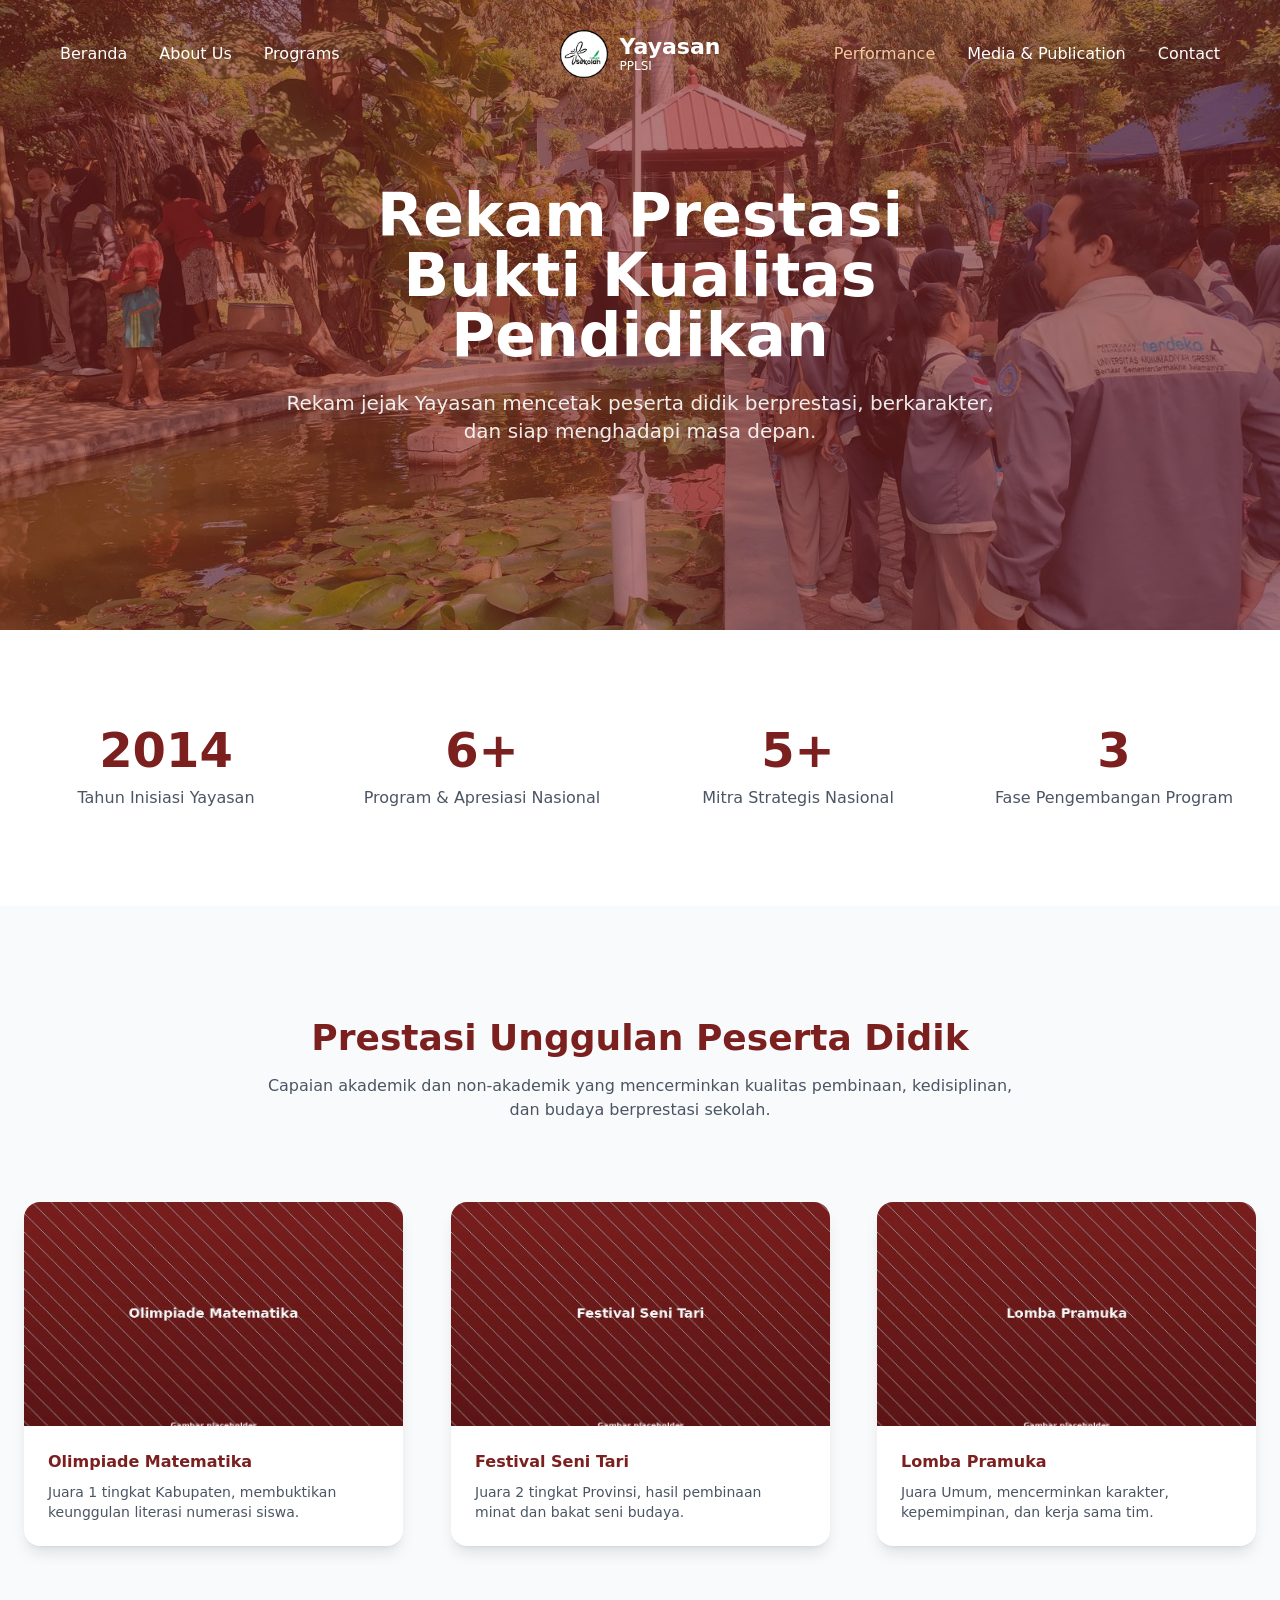
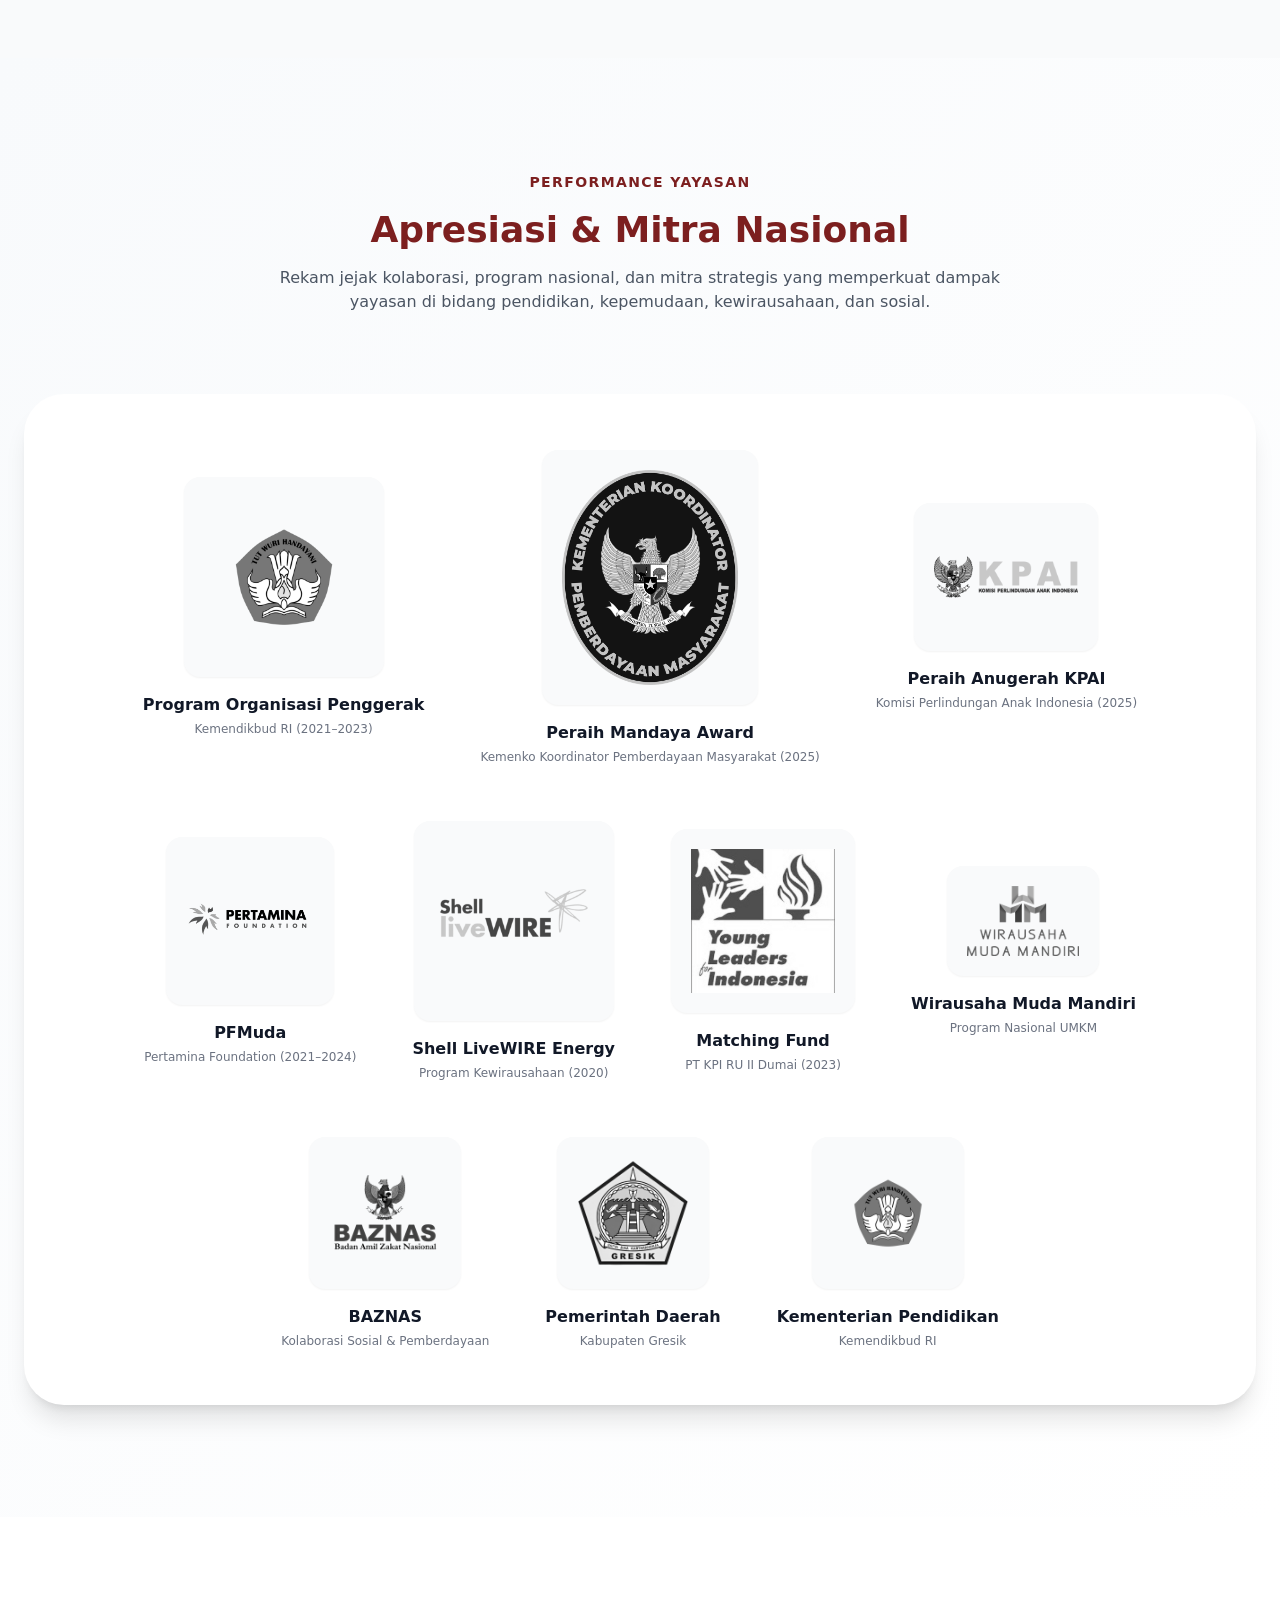
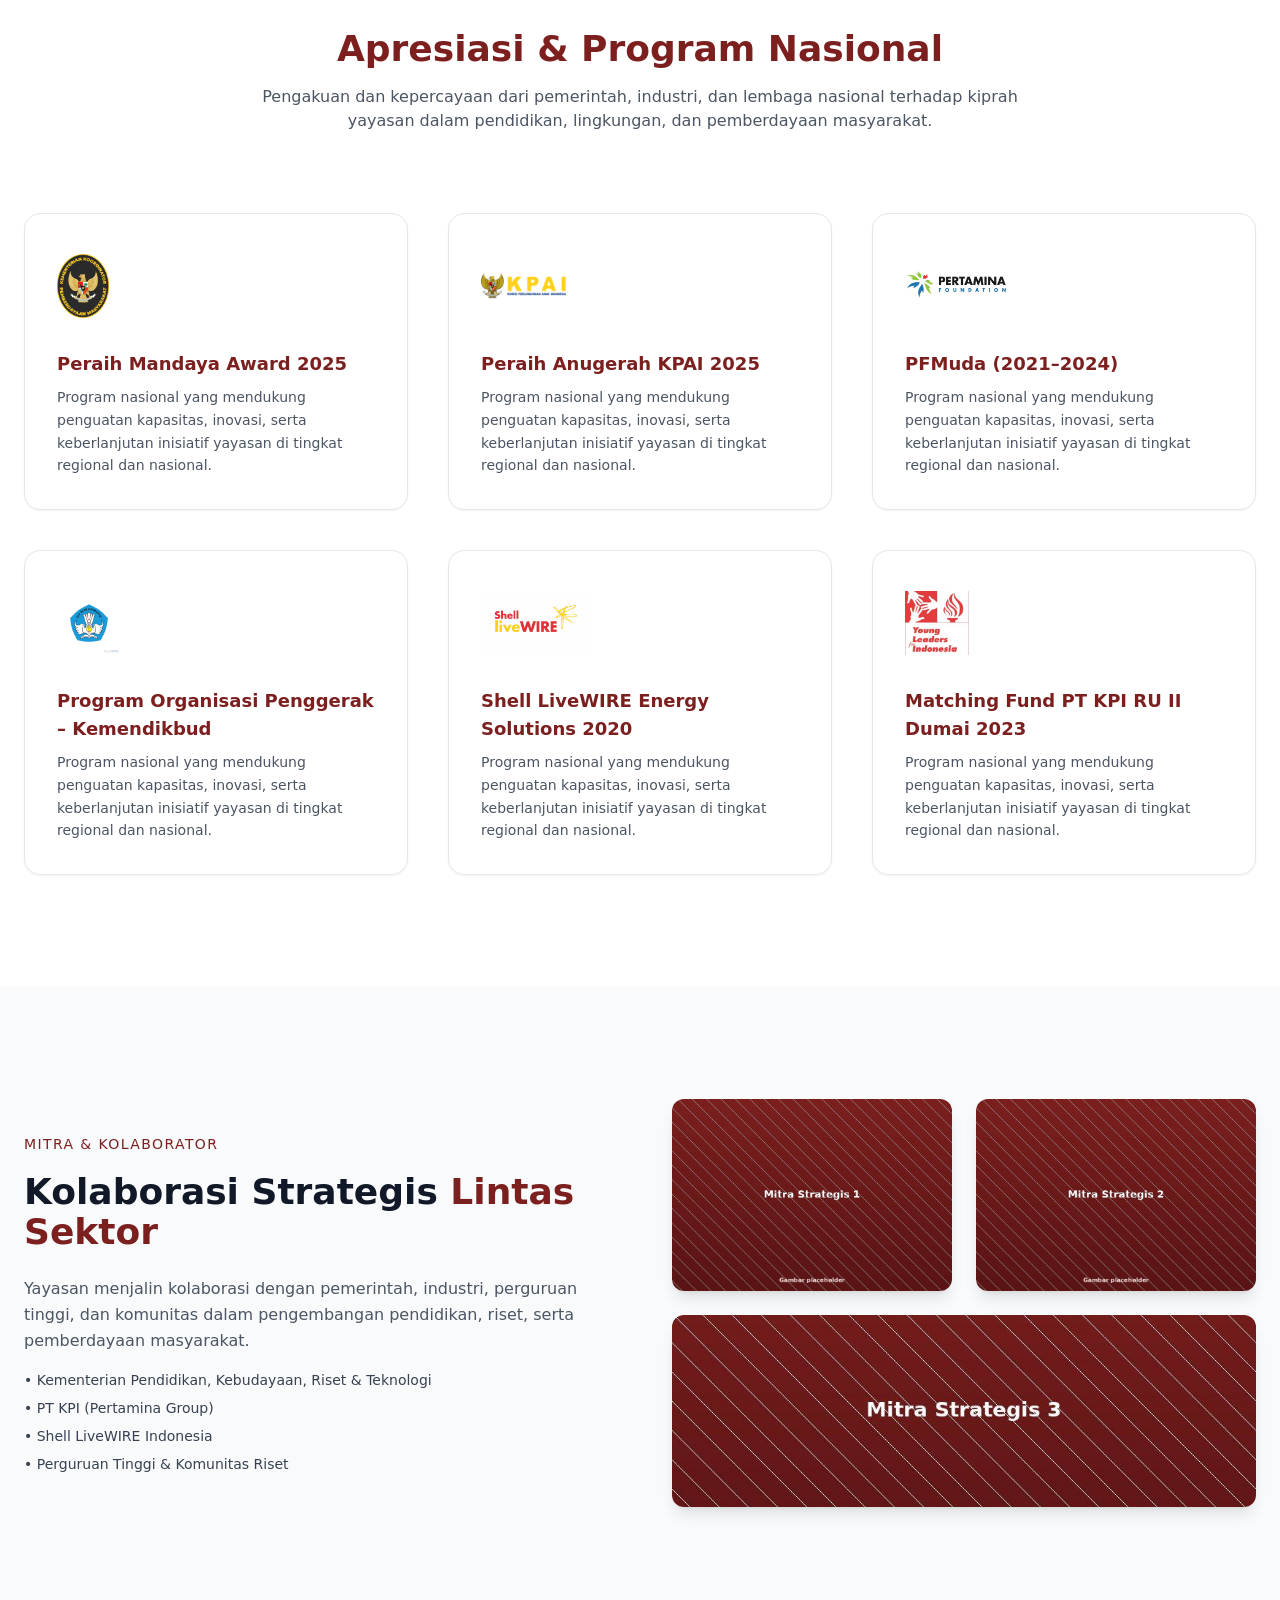
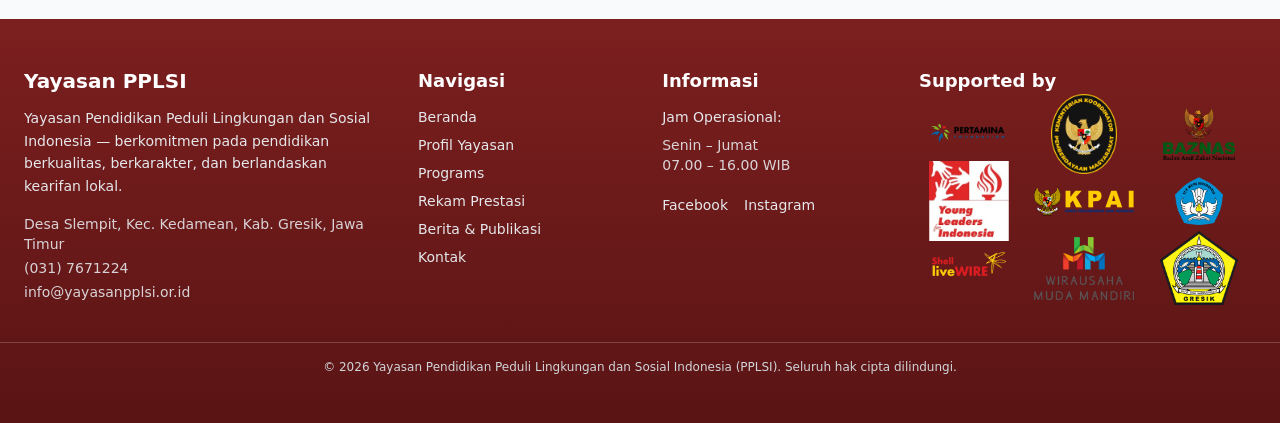
<file: ppdb.html>
<!DOCTYPE html>
<html lang="id">
<head>
    <meta charset="UTF-8">
    <meta name="viewport" content="width=device-width, initial-scale=1.0">
    <title>Rekam Prestasi (Performance) - Yayasan PPLSI</title>
    <meta name="description" content="Rekam jejak prestasi peserta didik, apresiasi nasional, dan mitra strategis Yayasan Pendidikan Peduli Lingkungan dan Sosial Indonesia.">
    <link rel="canonical" href="https://example.com/ppdb.html">

    <!-- Open Graph -->
    <meta property="og:type" content="website">
    <meta property="og:title" content="Rekam Prestasi (Performance) - Yayasan PPLSI">
    <meta property="og:description" content="Rekam jejak prestasi peserta didik, apresiasi nasional, dan mitra strategis Yayasan Pendidikan Peduli Lingkungan dan Sosial Indonesia.">
    <meta property="og:image" content="assets/images/lingkungan.jpg">
    <meta property="og:url" content="https://example.com/ppdb.html">
    <meta name="twitter:card" content="summary_large_image">

    <link rel="icon" type="image/x-icon" href="assets/images/favicon.ico">
    <link rel="stylesheet" href="assets/css/style.css">
    <link rel="stylesheet" href="assets/css/navbar.css">
    <link rel="stylesheet" href="assets/css/mobile-optimize.css">
</head>
<body class="m-0 p-0 font-sans text-gray-800">

<!-- ===================== NAVBAR ===================== -->
<nav class="site-navbar">

    <div id="glass-container">

        <!-- ================= DESKTOP (>=1024px) ================= -->
        <div class="site-navbar__desktop">

            <!-- LEFT -->
            <ul class="site-navbar__col site-navbar__col--left">
                <li><a href="index.html" >Beranda</a></li>
                <li><a href="profil.html" >About Us</a></li>
                <li><a href="programs.html" >Programs</a></li>
            </ul>

            <!-- CENTER LOGO -->
            <a href="index.html" class="site-navbar__logo">
                <img src="assets/images/Logo.jpg" alt="Logo Yayasan PPLSI">
                <span class="site-navbar__logo-text">
                    <strong>Yayasan</strong>
                    <small>PPLSI</small>
                </span>
            </a>

            <!-- RIGHT -->
            <ul class="site-navbar__col site-navbar__col--right">
                <li><a href="ppdb.html" class="nav-active">Performance</a></li>
                <li><a href="berita.html" >Media & Publication</a></li>
                <li><a href="kontak.html" >Contact</a></li>
            </ul>

        </div>

        <!-- ================= MOBILE / TABLET (<1024px) ================= -->
        <div class="site-navbar__mobile-bar">

            <a href="index.html" class="site-navbar__logo site-navbar__logo--sm">
                <img src="assets/images/Logo.jpg" alt="Logo Yayasan PPLSI">
                <span class="site-navbar__logo-text">
                    <strong>Yayasan</strong>
                    <small>PPLSI</small>
                </span>
            </a>

            <button
                id="nav-toggle"
                class="site-navbar__toggle"
                type="button"
                aria-expanded="false"
                aria-controls="mobile-menu"
                aria-label="Buka menu navigasi">

                <svg id="menu-icon" fill="none" stroke="currentColor" viewBox="0 0 24 24">
                    <path stroke-linecap="round" stroke-linejoin="round" stroke-width="2"
                        d="M4 6h16M4 12h16M4 18h16"/>
                </svg>

                <svg id="close-icon" class="site-navbar__icon--hidden" fill="none" stroke="currentColor" viewBox="0 0 24 24">
                    <path stroke-linecap="round" stroke-linejoin="round" stroke-width="2"
                        d="M6 6L18 18M18 6L6 18"/>
                </svg>

            </button>

        </div>

    </div>

</nav>

<!-- ================= MOBILE DROPDOWN MENU ================= -->
<div id="mobile-menu" hidden aria-hidden="true">
    <a href="index.html">Beranda</a>
    <a href="profil.html">About Us</a>
    <a href="programs.html">Programs</a>
    <a href="ppdb.html">Performance</a>
    <a href="berita.html">Media & Publication</a>
    <a href="kontak.html">Contact</a>
</div>

<main>

<section class="relative h-[70vh] flex items-center justify-center text-center">
    <img src="assets/images/lingkungan.jpg" loading="lazy" class="absolute inset-0 w-full h-full object-cover" alt="Rekam Prestasi Yayasan">
    <div class="absolute inset-0 bg-[#7c1f1f]/60"></div>
    <div class="relative z-10 text-white max-w-3xl px-6">
        <h1 class="text-4xl md:text-6xl font-extrabold mb-6 leading-tight">
            Rekam Prestasi
            <br><span class="text-white">Bukti Kualitas Pendidikan</span>
        </h1>
        <p class="text-lg md:text-xl opacity-90">
            Rekam jejak Yayasan mencetak peserta didik
            berprestasi, berkarakter, dan siap menghadapi masa depan.
        </p>
    </div>
</section>

<section class="py-24 bg-white">
    <div class="max-w-7xl mx-auto px-6 grid md:grid-cols-4 gap-8 text-center">
        <div class="reveal">
            <h3 class="text-5xl font-extrabold text-[#7c1f1f]">2014</h3>
            <p class="mt-3 text-gray-600">Tahun Inisiasi Yayasan</p>
        </div>
        <div class="reveal">
            <h3 class="text-5xl font-extrabold text-[#7c1f1f]">6+</h3>
            <p class="mt-3 text-gray-600">Program &amp; Apresiasi Nasional</p>
        </div>
        <div class="reveal">
            <h3 class="text-5xl font-extrabold text-[#7c1f1f]">5+</h3>
            <p class="mt-3 text-gray-600">Mitra Strategis Nasional</p>
        </div>
        <div class="reveal">
            <h3 class="text-5xl font-extrabold text-[#7c1f1f]">3</h3>
            <p class="mt-3 text-gray-600">Fase Pengembangan Program</p>
        </div>
    </div>
</section>

<section class="py-28 bg-gray-50">
    <div class="max-w-7xl mx-auto px-6">
        <div class="text-center mb-20 reveal">
            <h2 class="text-3xl md:text-4xl font-bold text-[#7c1f1f] mb-4">Prestasi Unggulan Peserta Didik</h2>
            <p class="text-gray-600 max-w-3xl mx-auto">
                Capaian akademik dan non-akademik yang mencerminkan
                kualitas pembinaan, kedisiplinan, dan budaya berprestasi sekolah.
            </p>
        </div>
        <div class="grid md:grid-cols-3 gap-12">
            <div class="bg-white rounded-2xl shadow-lg overflow-hidden reveal">
                <img src="assets/images/prestasi/olimpiade-matematika.jpg" loading="lazy" class="h-56 w-full object-cover" alt="Olimpiade Matematika">
                <div class="p-6">
                    <h4 class="font-semibold text-[#7c1f1f] mb-2">Olimpiade Matematika</h4>
                    <p class="text-sm text-gray-600">Juara 1 tingkat Kabupaten, membuktikan keunggulan literasi numerasi siswa.</p>
                </div>
            </div>
            <div class="bg-white rounded-2xl shadow-lg overflow-hidden reveal">
                <img src="assets/images/prestasi/seni-tari.jpg" loading="lazy" class="h-56 w-full object-cover" alt="Festival Seni Tari">
                <div class="p-6">
                    <h4 class="font-semibold text-[#7c1f1f] mb-2">Festival Seni Tari</h4>
                    <p class="text-sm text-gray-600">Juara 2 tingkat Provinsi, hasil pembinaan minat dan bakat seni budaya.</p>
                </div>
            </div>
            <div class="bg-white rounded-2xl shadow-lg overflow-hidden reveal">
                <img src="assets/images/prestasi/pramuka.jpg" loading="lazy" class="h-56 w-full object-cover" alt="Lomba Pramuka">
                <div class="p-6">
                    <h4 class="font-semibold text-[#7c1f1f] mb-2">Lomba Pramuka</h4>
                    <p class="text-sm text-gray-600">Juara Umum, mencerminkan karakter, kepemimpinan, dan kerja sama tim.</p>
                </div>
            </div>
        </div>
    </div>
</section>

<section class="py-28 bg-gradient-to-br from-slate-50 to-white">
    <div class="max-w-7xl mx-auto px-6">
        <div class="text-center mb-20 reveal">
           <span class="text-[#7c1f1f] uppercase tracking-widest text-sm font-semibold">Performance Yayasan</span>
            <h2 class="text-3xl md:text-4xl font-bold text-[#7c1f1f] mt-4 mb-4">Apresiasi &amp; Mitra Nasional</h2>
            <p class="text-gray-600 max-w-3xl mx-auto">
                Rekam jejak kolaborasi, program nasional, dan mitra strategis
                yang memperkuat dampak yayasan di bidang pendidikan,
                kepemudaan, kewirausahaan, dan sosial.
            </p>
        </div>
        <div class="bg-white rounded-[2.5rem] shadow-xl p-10 md:p-14">
            <div class="flex flex-wrap justify-center items-center gap-10 md:gap-14">
                <div class="group flex flex-col items-center text-center transition-all duration-300 ease-out hover:-translate-y-2">
                    <div class="bg-gray-50 rounded-2xl p-5 shadow-sm group-hover:shadow-xl transition-all duration-300">
                        <img src="assets/images/logo/kemendikbud.png" loading="lazy" alt="Program Organisasi Penggerak"
                             class="w-40 h-auto mx-auto grayscale group-hover:grayscale-0 transition duration-300">
                    </div>
                    <h4 class="mt-4 font-semibold text-gray-900 text-sm md:text-base">Program Organisasi Penggerak</h4>
                    <p class="text-xs text-gray-500 mt-1">Kemendikbud RI (2021–2023)</p>
                </div>

                <div class="group flex flex-col items-center text-center transition-all duration-300 ease-out hover:-translate-y-2">
                    <div class="bg-gray-50 rounded-2xl p-5 shadow-sm group-hover:shadow-xl transition-all duration-300">
                        <img src="assets/images/logo/logo-profile.png" loading="lazy" alt="Peraih Mandaya Award"
                             class="w-44 h-auto mx-auto grayscale group-hover:grayscale-0 transition duration-300">
                    </div>
                    <h4 class="mt-4 font-semibold text-gray-900 text-sm md:text-base">Peraih Mandaya Award</h4>
                    <p class="text-xs text-gray-500 mt-1">Kemenko Koordinator Pemberdayaan Masyarakat (2025)</p>
                </div>

                <div class="group flex flex-col items-center text-center transition-all duration-300 ease-out hover:-translate-y-2">
                    <div class="bg-gray-50 rounded-2xl p-5 shadow-sm group-hover:shadow-xl transition-all duration-300">
                        <img src="assets/images/logo/KPAI.png" loading="lazy" alt="Peraih Anugerah KPAI"
                             class="w-36 h-auto mx-auto grayscale group-hover:grayscale-0 transition duration-300">
                    </div>
                    <h4 class="mt-4 font-semibold text-gray-900 text-sm md:text-base">Peraih Anugerah KPAI</h4>
                    <p class="text-xs text-gray-500 mt-1">Komisi Perlindungan Anak Indonesia (2025)</p>
                </div>

                <div class="group flex flex-col items-center text-center transition-all duration-300 ease-out hover:-translate-y-2">
                    <div class="bg-gray-50 rounded-2xl p-5 shadow-sm group-hover:shadow-xl transition-all duration-300">
                        <img src="assets/images/logo/pfmuda.png" loading="lazy" alt="PFMuda"
                             class="w-32 h-auto mx-auto grayscale group-hover:grayscale-0 transition duration-300">
                    </div>
                    <h4 class="mt-4 font-semibold text-gray-900 text-sm md:text-base">PFMuda</h4>
                    <p class="text-xs text-gray-500 mt-1">Pertamina Foundation (2021–2024)</p>
                </div>

                <div class="group flex flex-col items-center text-center transition-all duration-300 ease-out hover:-translate-y-2">
                    <div class="bg-gray-50 rounded-2xl p-5 shadow-sm group-hover:shadow-xl transition-all duration-300">
                        <img src="assets/images/logo/shell-livewire.png" loading="lazy" alt="Shell LiveWIRE Energy"
                             class="w-40 h-auto mx-auto grayscale group-hover:grayscale-0 transition duration-300">
                    </div>
                    <h4 class="mt-4 font-semibold text-gray-900 text-sm md:text-base">Shell LiveWIRE Energy</h4>
                    <p class="text-xs text-gray-500 mt-1">Program Kewirausahaan (2020)</p>
                </div>

                <div class="group flex flex-col items-center text-center transition-all duration-300 ease-out hover:-translate-y-2">
                    <div class="bg-gray-50 rounded-2xl p-5 shadow-sm group-hover:shadow-xl transition-all duration-300">
                        <img src="assets/images/logo/matching-fund.png" loading="lazy" alt="Matching Fund"
                             class="w-36 h-auto mx-auto grayscale group-hover:grayscale-0 transition duration-300">
                    </div>
                    <h4 class="mt-4 font-semibold text-gray-900 text-sm md:text-base">Matching Fund</h4>
                    <p class="text-xs text-gray-500 mt-1">PT KPI RU II Dumai (2023)</p>
                </div>

                <div class="group flex flex-col items-center text-center transition-all duration-300 ease-out hover:-translate-y-2">
                    <div class="bg-gray-50 rounded-2xl p-5 shadow-sm group-hover:shadow-xl transition-all duration-300">
                        <img src="assets/images/logo/wirausaha-muda-mandiri.png" loading="lazy" alt="Wirausaha Muda Mandiri"
                             class="w-28 h-auto mx-auto grayscale group-hover:grayscale-0 transition duration-300">
                    </div>
                    <h4 class="mt-4 font-semibold text-gray-900 text-sm md:text-base">Wirausaha Muda Mandiri</h4>
                    <p class="text-xs text-gray-500 mt-1">Program Nasional UMKM</p>
                </div>

                <div class="group flex flex-col items-center text-center transition-all duration-300 ease-out hover:-translate-y-2">
                    <div class="bg-gray-50 rounded-2xl p-5 shadow-sm group-hover:shadow-xl transition-all duration-300">
                        <img src="assets/images/logo/baznas.png" loading="lazy" alt="BAZNAS"
                             class="w-28 h-auto mx-auto grayscale group-hover:grayscale-0 transition duration-300">
                    </div>
                    <h4 class="mt-4 font-semibold text-gray-900 text-sm md:text-base">BAZNAS</h4>
                    <p class="text-xs text-gray-500 mt-1">Kolaborasi Sosial &amp; Pemberdayaan</p>
                </div>

                <div class="group flex flex-col items-center text-center transition-all duration-300 ease-out hover:-translate-y-2">
                    <div class="bg-gray-50 rounded-2xl p-5 shadow-sm group-hover:shadow-xl transition-all duration-300">
                        <img src="assets/images/logo/pemkab-gresik.png" loading="lazy" alt="Pemerintah Daerah"
                             class="w-28 h-auto mx-auto grayscale group-hover:grayscale-0 transition duration-300">
                    </div>
                    <h4 class="mt-4 font-semibold text-gray-900 text-sm md:text-base">Pemerintah Daerah</h4>
                    <p class="text-xs text-gray-500 mt-1">Kabupaten Gresik</p>
                </div>

                <div class="group flex flex-col items-center text-center transition-all duration-300 ease-out hover:-translate-y-2">
                    <div class="bg-gray-50 rounded-2xl p-5 shadow-sm group-hover:shadow-xl transition-all duration-300">
                        <img src="assets/images/logo/kemendikbud.png" loading="lazy" alt="Kementerian Pendidikan"
                             class="w-28 h-auto mx-auto grayscale group-hover:grayscale-0 transition duration-300">
                    </div>
                    <h4 class="mt-4 font-semibold text-gray-900 text-sm md:text-base">Kementerian Pendidikan</h4>
                    <p class="text-xs text-gray-500 mt-1">Kemendikbud RI</p>
                </div>
            </div>
        </div>
    </div>
</section>

<section class="py-28 bg-white">
    <div class="max-w-7xl mx-auto px-6">
        <div class="text-center mb-20 reveal">
            <h2 class="text-3xl md:text-4xl font-bold text-[#7c1f1f] mb-4">Apresiasi &amp; Program Nasional</h2>
            <p class="text-gray-600 max-w-3xl mx-auto">
                Pengakuan dan kepercayaan dari pemerintah, industri,
                dan lembaga nasional terhadap kiprah yayasan
                dalam pendidikan, lingkungan, dan pemberdayaan masyarakat.
            </p>
        </div>
        <div class="grid md:grid-cols-2 lg:grid-cols-3 gap-10">
            <div class="bg-white border rounded-2xl p-8 shadow-sm hover:shadow-xl transition reveal flex flex-col">
                <div class="h-20 flex items-center mb-6">
                    <img src="assets/images/apresiasi/logo-profile.png" loading="lazy" alt="Peraih Mandaya Award 2025"
                         class="max-h-16 object-contain opacity-90 hover:opacity-100 transition">
                </div>
                <h4 class="font-semibold text-lg text-[#7c1f1f] mb-2">Peraih Mandaya Award 2025</h4>
                <p class="text-sm text-gray-600 leading-relaxed">
                    Program nasional yang mendukung penguatan kapasitas,
                    inovasi, serta keberlanjutan inisiatif yayasan
                    di tingkat regional dan nasional.
                </p>
            </div>

            <div class="bg-white border rounded-2xl p-8 shadow-sm hover:shadow-xl transition reveal flex flex-col">
                <div class="h-20 flex items-center mb-6">
                    <img src="assets/images/apresiasi/KPAI.png" loading="lazy" alt="Peraih Anugerah KPAI 2025"
                         class="max-h-16 object-contain opacity-90 hover:opacity-100 transition">
                </div>
                <h4 class="font-semibold text-lg text-[#7c1f1f] mb-2">Peraih Anugerah KPAI 2025</h4>
                <p class="text-sm text-gray-600 leading-relaxed">
                    Program nasional yang mendukung penguatan kapasitas,
                    inovasi, serta keberlanjutan inisiatif yayasan
                    di tingkat regional dan nasional.
                </p>
            </div>

            <div class="bg-white border rounded-2xl p-8 shadow-sm hover:shadow-xl transition reveal flex flex-col">
                <div class="h-20 flex items-center mb-6">
                    <img src="assets/images/apresiasi/pfmuda.png" loading="lazy" alt="PFMuda (2021–2024)"
                         class="max-h-16 object-contain opacity-90 hover:opacity-100 transition">
                </div>
                <h4 class="font-semibold text-lg text-[#7c1f1f] mb-2">PFMuda (2021–2024)</h4>
                <p class="text-sm text-gray-600 leading-relaxed">
                    Program nasional yang mendukung penguatan kapasitas,
                    inovasi, serta keberlanjutan inisiatif yayasan
                    di tingkat regional dan nasional.
                </p>
            </div>

            <div class="bg-white border rounded-2xl p-8 shadow-sm hover:shadow-xl transition reveal flex flex-col">
                <div class="h-20 flex items-center mb-6">
                    <img src="assets/images/apresiasi/pop.png" loading="lazy" alt="Program Organisasi Penggerak – Kemendikbud"
                         class="max-h-16 object-contain opacity-90 hover:opacity-100 transition">
                </div>
                <h4 class="font-semibold text-lg text-[#7c1f1f] mb-2">Program Organisasi Penggerak – Kemendikbud</h4>
                <p class="text-sm text-gray-600 leading-relaxed">
                    Program nasional yang mendukung penguatan kapasitas,
                    inovasi, serta keberlanjutan inisiatif yayasan
                    di tingkat regional dan nasional.
                </p>
            </div>

            <div class="bg-white border rounded-2xl p-8 shadow-sm hover:shadow-xl transition reveal flex flex-col">
                <div class="h-20 flex items-center mb-6">
                    <img src="assets/images/apresiasi/shell-livewire.png" loading="lazy" alt="Shell LiveWIRE Energy Solutions 2020"
                         class="max-h-16 object-contain opacity-90 hover:opacity-100 transition">
                </div>
                <h4 class="font-semibold text-lg text-[#7c1f1f] mb-2">Shell LiveWIRE Energy Solutions 2020</h4>
                <p class="text-sm text-gray-600 leading-relaxed">
                    Program nasional yang mendukung penguatan kapasitas,
                    inovasi, serta keberlanjutan inisiatif yayasan
                    di tingkat regional dan nasional.
                </p>
            </div>

            <div class="bg-white border rounded-2xl p-8 shadow-sm hover:shadow-xl transition reveal flex flex-col">
                <div class="h-20 flex items-center mb-6">
                    <img src="assets/images/apresiasi/matching-fund.png" loading="lazy" alt="Matching Fund PT KPI RU II Dumai 2023"
                         class="max-h-16 object-contain opacity-90 hover:opacity-100 transition">
                </div>
                <h4 class="font-semibold text-lg text-[#7c1f1f] mb-2">Matching Fund PT KPI RU II Dumai 2023</h4>
                <p class="text-sm text-gray-600 leading-relaxed">
                    Program nasional yang mendukung penguatan kapasitas,
                    inovasi, serta keberlanjutan inisiatif yayasan
                    di tingkat regional dan nasional.
                </p>
            </div>
        </div>
    </div>
</section>

<section class="py-28 bg-gray-50">
    <div class="max-w-7xl mx-auto px-6 grid md:grid-cols-2 gap-16 items-center">
        <div class="reveal">
            <span class="text-[#7c1f1f] uppercase tracking-widest text-sm">Mitra &amp; Kolaborator</span>
            <h2 class="text-3xl md:text-4xl font-semibold mt-4 mb-6 text-gray-900">
                Kolaborasi Strategis <span class="text-[#7c1f1f]">Lintas Sektor</span>
            </h2>
            <p class="text-gray-600 leading-relaxed mb-4">
                Yayasan menjalin kolaborasi dengan pemerintah,
                industri, perguruan tinggi, dan komunitas
                dalam pengembangan pendidikan, riset,
                serta pemberdayaan masyarakat.
            </p>
            <ul class="text-gray-700 text-sm space-y-2">
                <li>&bull; Kementerian Pendidikan, Kebudayaan, Riset &amp; Teknologi</li>
                <li>&bull; PT KPI (Pertamina Group)</li>
                <li>&bull; Shell LiveWIRE Indonesia</li>
                <li>&bull; Perguruan Tinggi &amp; Komunitas Riset</li>
            </ul>
        </div>
        <div class="grid grid-cols-2 gap-6 reveal">
            <img src="assets/images/mitra/mitra-1.jpg" loading="lazy" class="rounded-xl shadow-lg object-cover h-48 w-full" alt="Mitra strategis 1">
            <img src="assets/images/mitra/mitra-2.jpg" loading="lazy" class="rounded-xl shadow-lg object-cover h-48 w-full" alt="Mitra strategis 2">
            <img src="assets/images/mitra/mitra-3.jpg" loading="lazy" class="rounded-xl shadow-lg object-cover h-48 w-full col-span-2" alt="Mitra strategis 3">
        </div>
    </div>
</section>
    </main>
 <footer class="relative text-gray-200">
        <div class="bg-gradient-to-t from-[#5a1414] to-[#7c1f1f] pt-14 pb-10">
            <div class="max-w-7xl mx-auto px-6 footer-main-grid">

               <!-- PROFIL -->
            <div>
                <h4 class="text-xl font-bold text-white mb-3">
                    Yayasan PPLSI
                </h4>

                <p class="text-sm leading-relaxed text-gray-200">
                    Yayasan Pendidikan Peduli Lingkungan dan Sosial Indonesia — berkomitmen
                    pada pendidikan berkualitas, berkarakter, dan berlandaskan kearifan lokal.
                </p>

                <div class="mt-4 text-sm space-y-1 opacity-90">
                    <p>Desa Slempit, Kec. Kedamean, Kab. Gresik, Jawa Timur</p>
                    <p>(031) 7671224</p>
                    <p>info@yayasanpplsi.or.id</p>
                </div>
            </div>

                <div>
                <h4 class="text-lg font-semibold text-white mb-3">
                    Navigasi
                </h4>

                <ul class="space-y-2 text-sm">
                    <li><a href="index.html" class="hover:text-white transition">Beranda</a></li>
                    <li><a href="profil.html" class="hover:text-white transition">Profil Yayasan</a></li>
                    <li><a href="programs.html" class="hover:text-white transition">Programs</a></li>
                    <li><a href="ppdb.html" class="hover:text-white transition">Rekam Prestasi</a></li>
                    <li><a href="berita.html" class="hover:text-white transition">Berita & Publikasi</a></li>
                    <li><a href="kontak.html" class="hover:text-white transition">Kontak</a></li>
                </ul>
            </div>

               <!-- INFORMASI -->
            <div>
                <h4 class="text-lg font-semibold text-white mb-3">
                    Informasi
                </h4>

                <div class="text-sm space-y-2">
                    <p>Jam Operasional:</p>
                    <p class="opacity-90">
                        Senin – Jumat<br>
                        07.00 – 16.00 WIB
                    </p>
                </div>

                <div class="flex space-x-4 mt-5 text-sm">
                    <a href="#" class="hover:text-white transition">Facebook</a>
                    <a href="#" class="hover:text-white transition">Instagram</a>
                </div>
            </div>

              <!-- SUPPORTED BY -->
            <div class="footer-supported">
                <h4 class="text-lg font-semibold text-white mb-3">
                    Supported by
                </h4>

                <div class="supported-logos">

                    <div class="supported-logo">
                        <img src="assets/images/logo/pfmuda.png" alt="PFMuda">
                    </div>

                    <div class="supported-logo">
                        <img src="assets/images/logo/logo-profile.png" alt="Logo Partner">
                    </div>

                    <div class="supported-logo">
                        <img src="assets/images/logo/baznas.png" alt="BAZNAS">
                    </div>

                    <div class="supported-logo">
                        <img src="assets/images/logo/matching-fund.png" alt="Matching Fund">
                    </div>

                    <div class="supported-logo">
                        <img src="assets/images/logo/KPAI.png" alt="KPAI">
                    </div>

                    <div class="supported-logo">
                        <img src="assets/images/logo/kemendikbud.png" alt="Kemendikbud">
                    </div>

                    <div class="supported-logo">
                        <img src="assets/images/logo/shell-livewire.png" alt="Shell LiveWIRE">
                    </div>

                    <div class="supported-logo">
                        <img src="assets/images/logo/wirausaha-muda-mandiri.png" alt="Wirausaha Muda Mandiri">
                    </div>

                    <div class="supported-logo">
                        <img src="assets/images/logo/pemkab-gresik.png" alt="Pemkab Gresik">
                    </div>

                </div>
            </div>

            </div>

            <div class="mt-10 border-t border-white/20 pt-4 text-center text-xs text-gray-300">
                <span id="copyright-year">&copy; 2026</span> Yayasan Pendidikan Peduli Lingkungan dan Sosial Indonesia (PPLSI). Seluruh hak cipta dilindungi.
            </div>
</div>
    </footer>
    <script src="assets/js/main.js"></script>
</body>
</html>
</file>
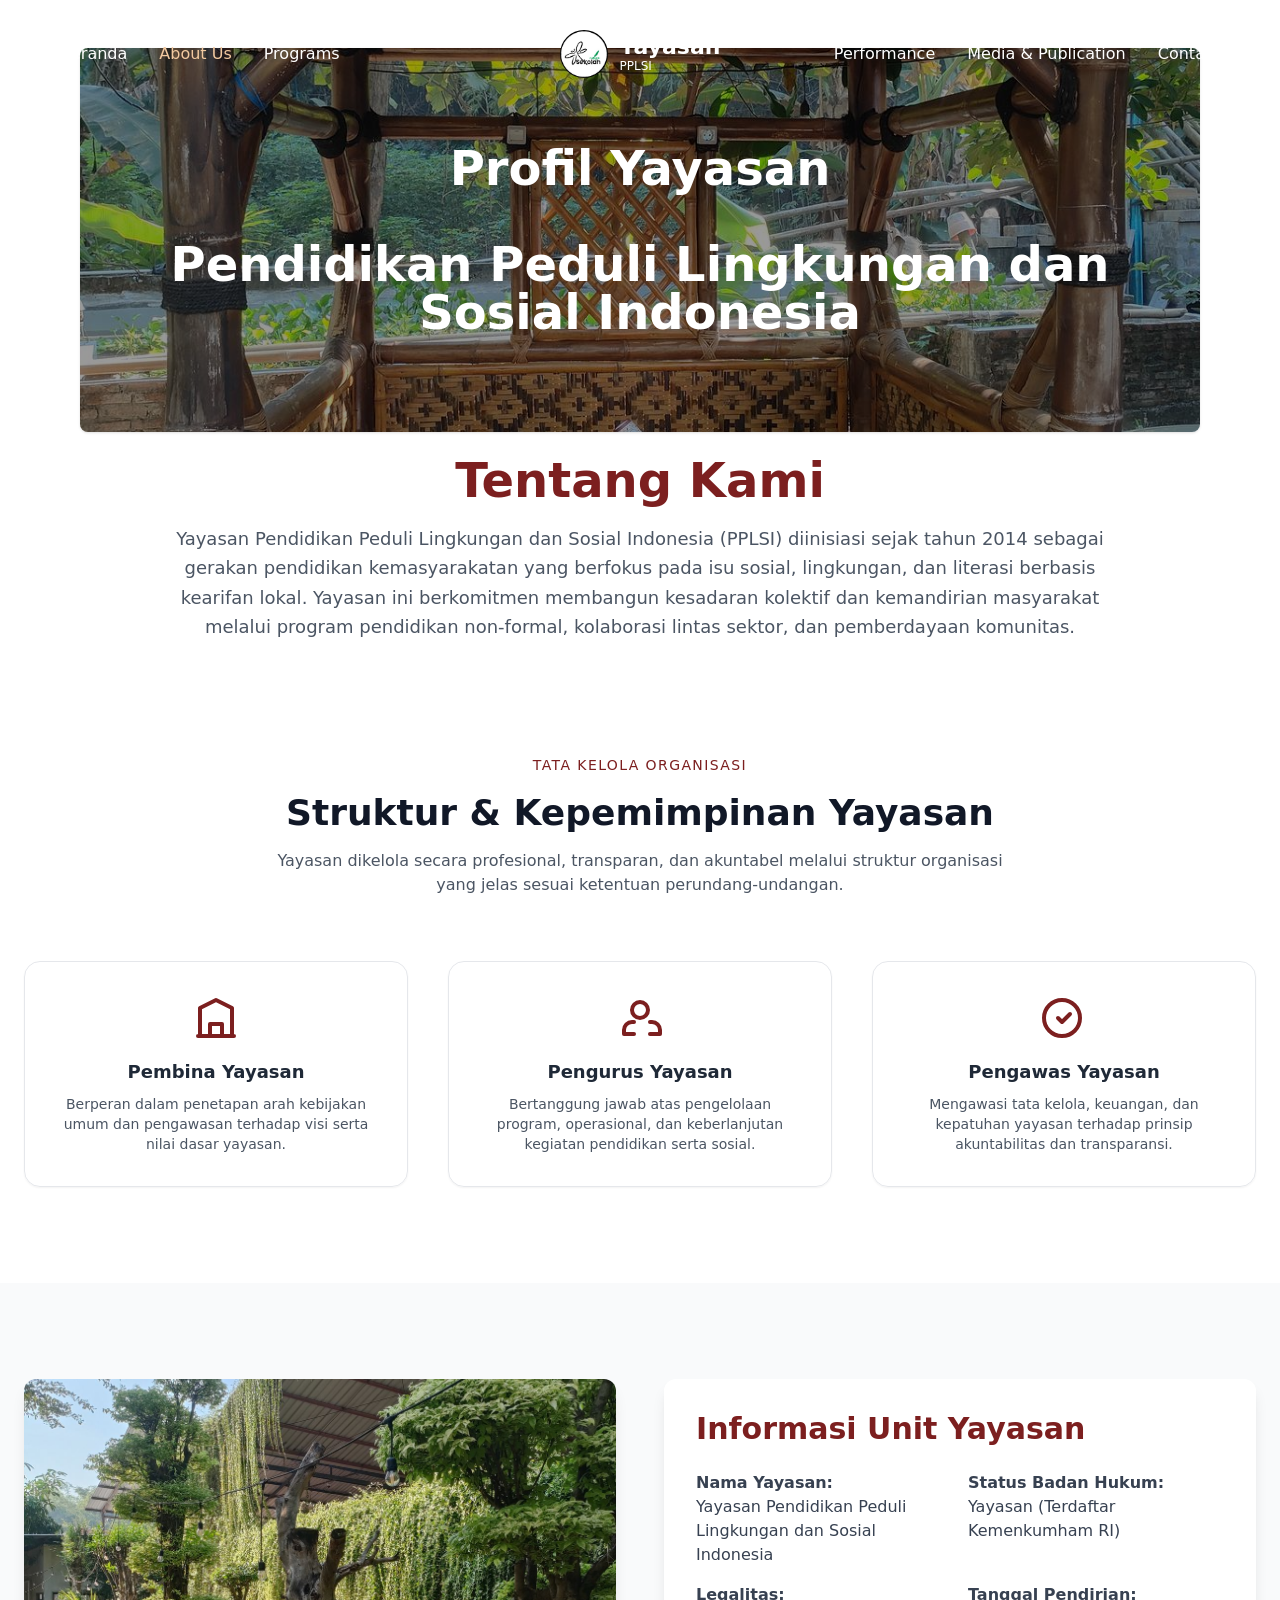
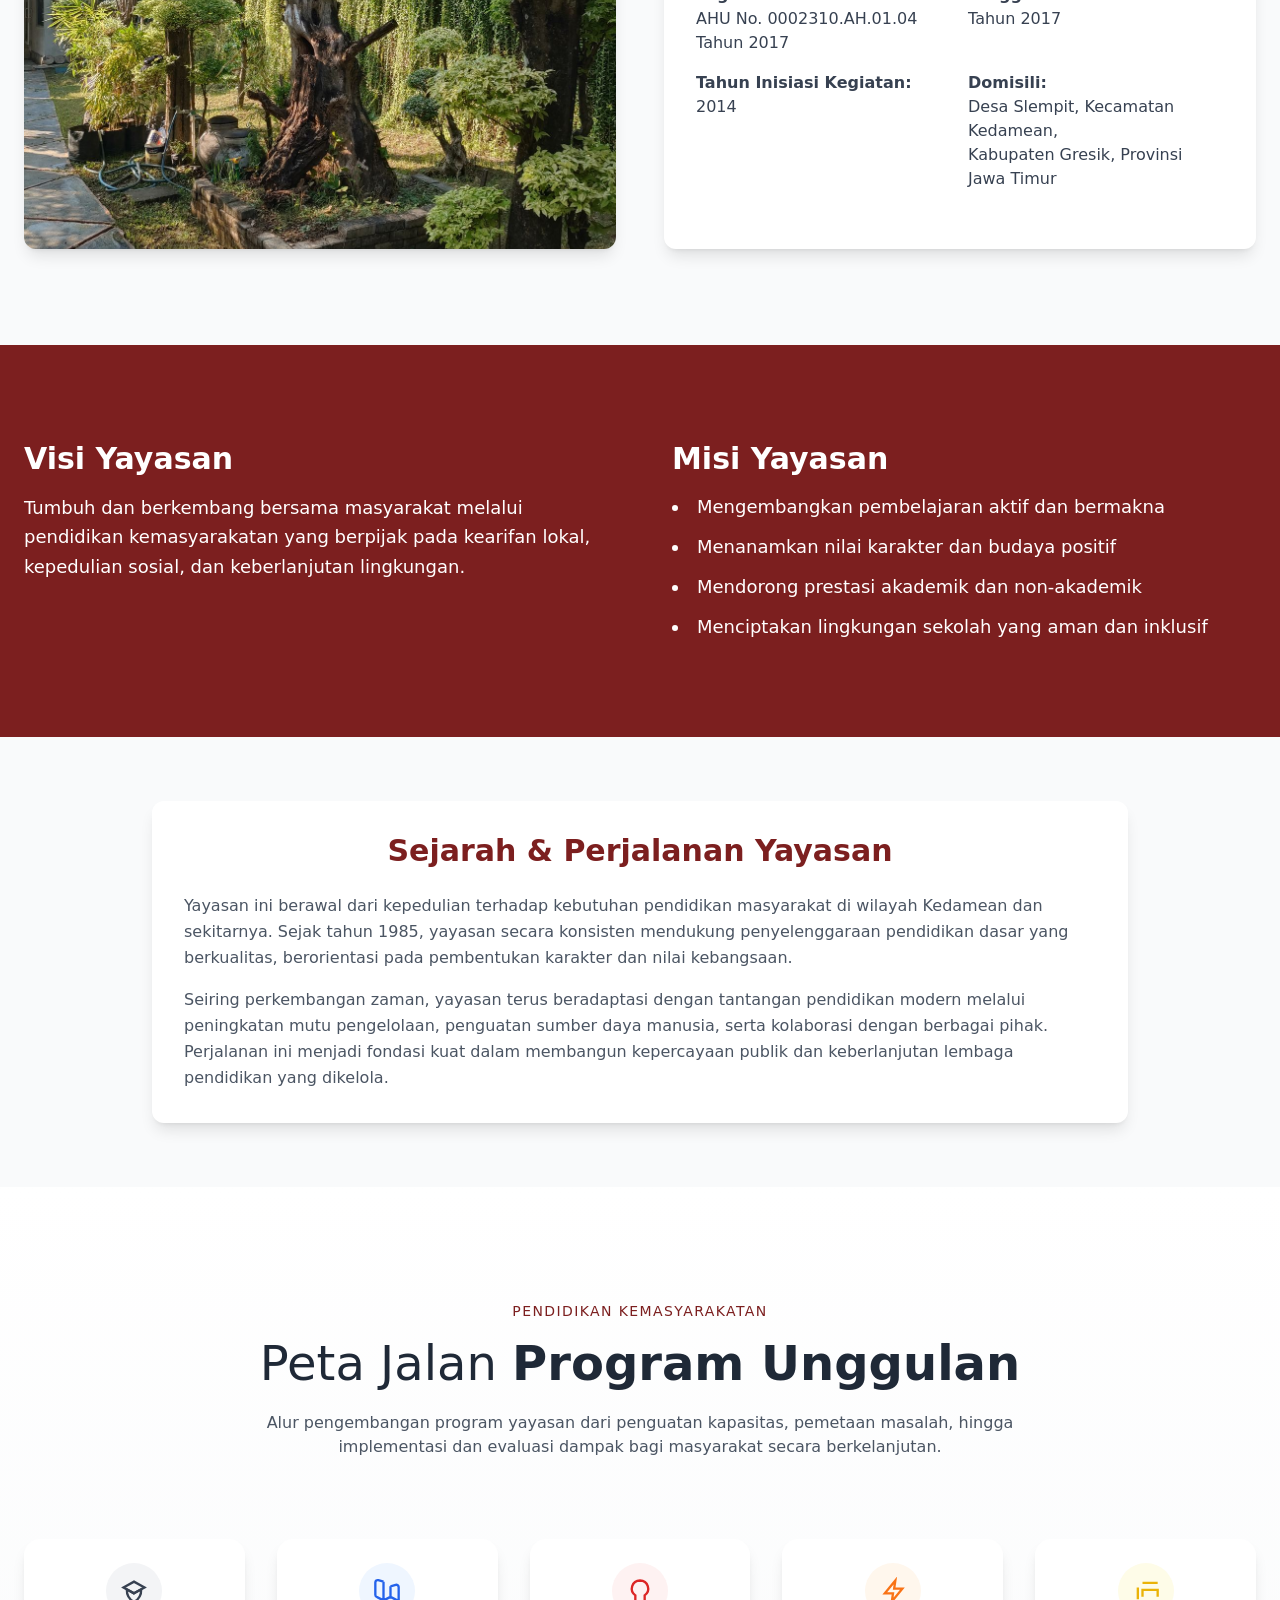
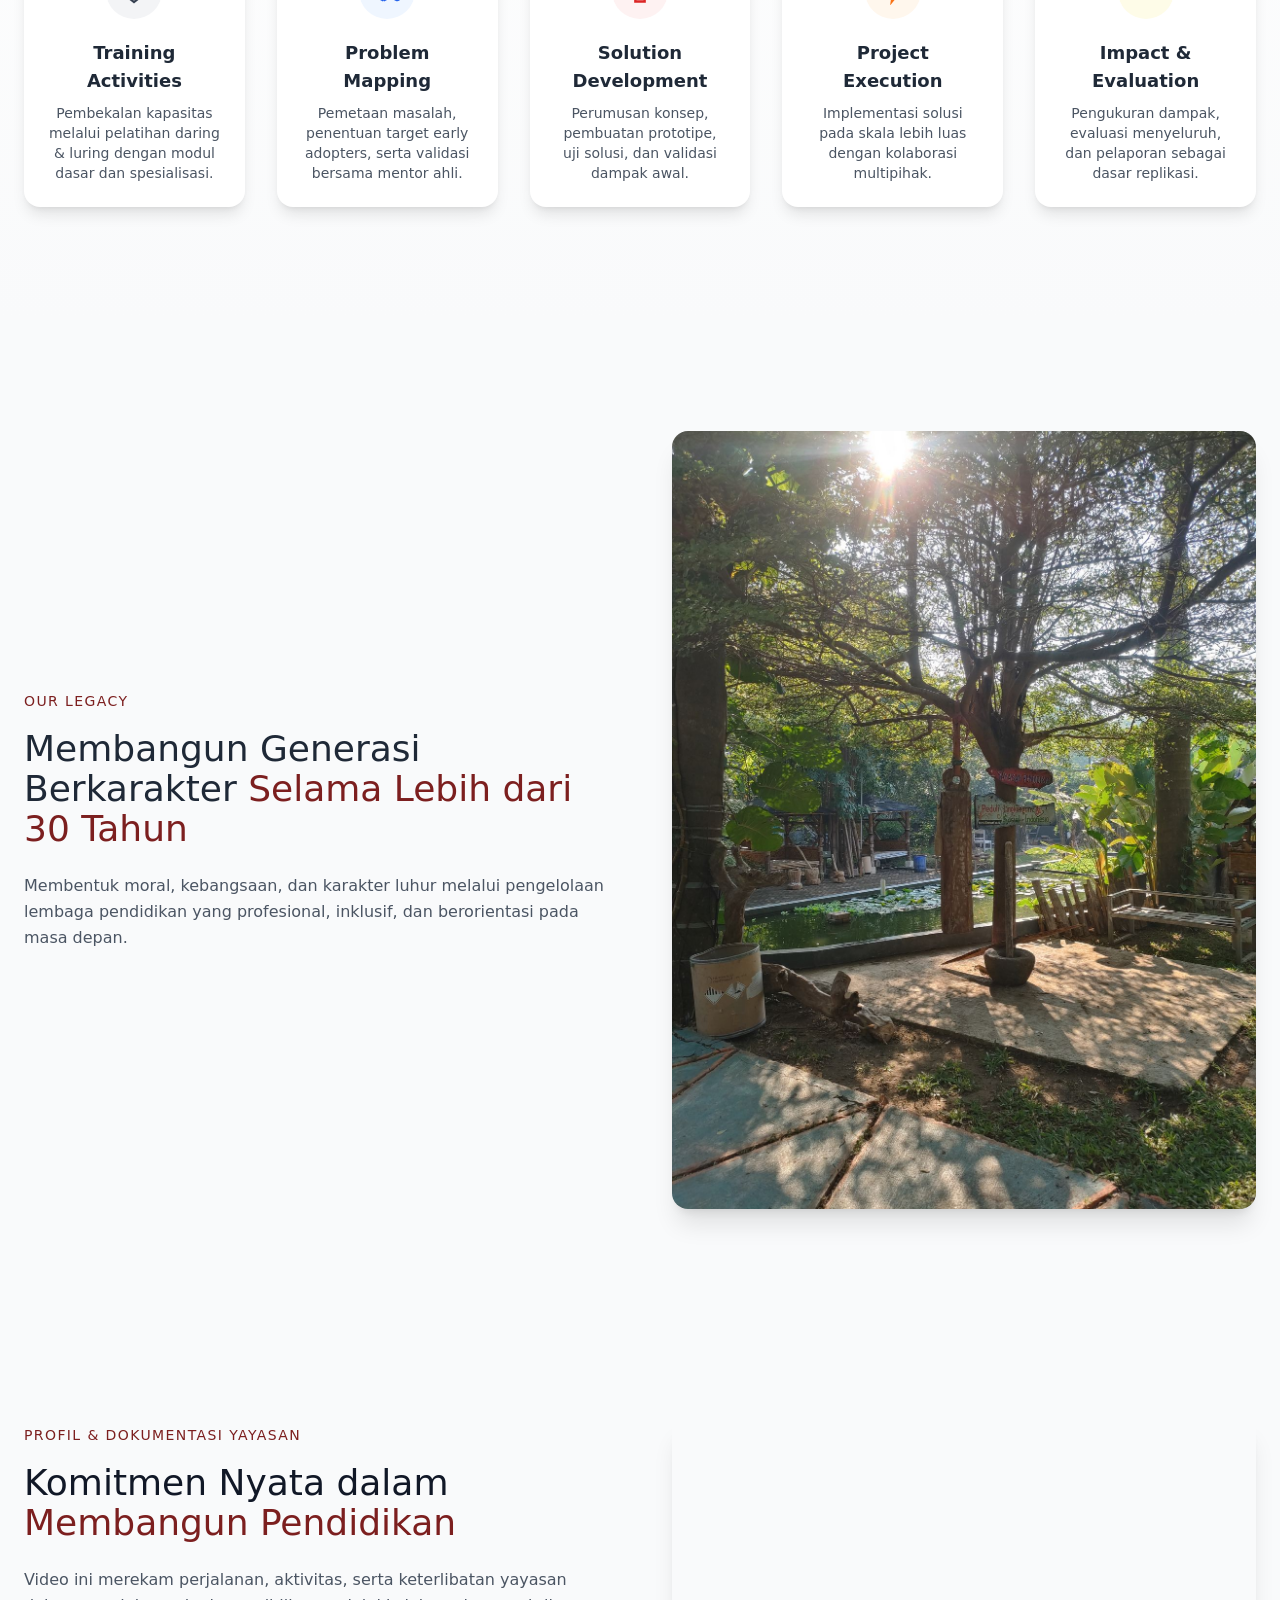
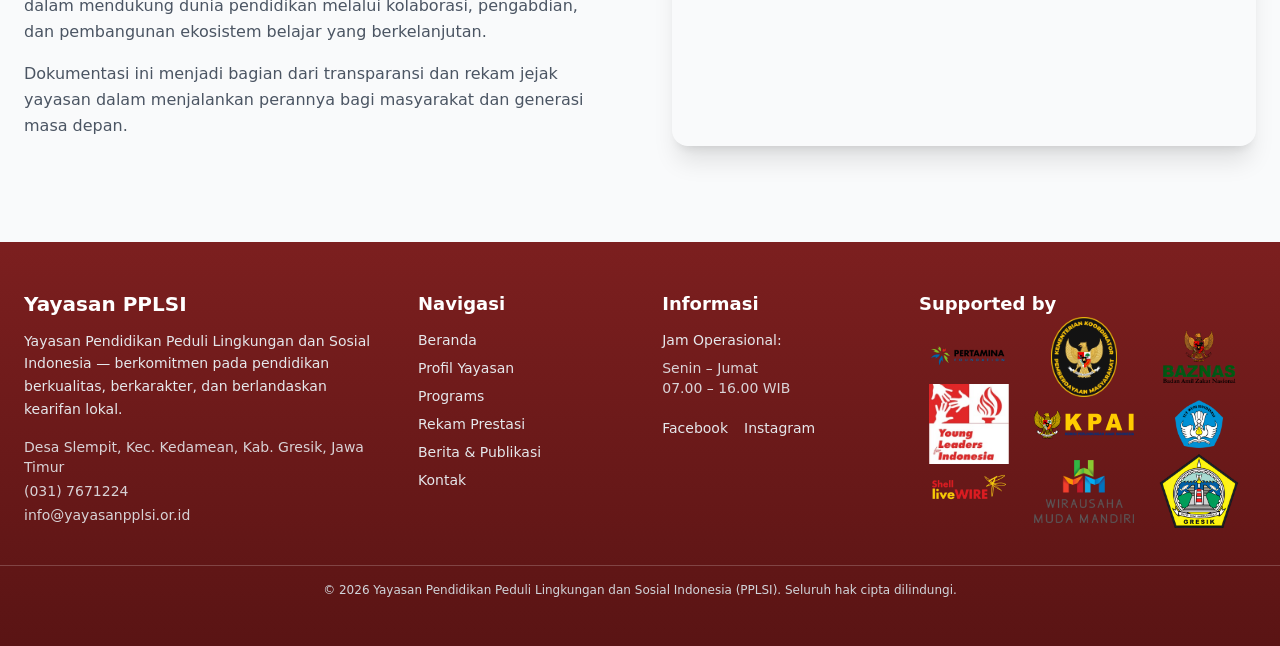
<file: profil.html>
<!DOCTYPE html>
<html lang="id">
<head>
    <meta charset="UTF-8">
    <meta name="viewport" content="width=device-width, initial-scale=1.0">
    <title>Profil Yayasan PPLSI</title>
    <meta name="description" content="Profil, struktur organisasi, visi misi, dan sejarah Yayasan Pendidikan Peduli Lingkungan dan Sosial Indonesia (PPLSI).">
    <link rel="canonical" href="https://example.com/profil.html">

    <!-- Open Graph -->
    <meta property="og:type" content="website">
    <meta property="og:title" content="Profil Yayasan PPLSI">
    <meta property="og:description" content="Profil, struktur organisasi, visi misi, dan sejarah Yayasan Pendidikan Peduli Lingkungan dan Sosial Indonesia (PPLSI).">
    <meta property="og:image" content="assets/images/profil.jpg">
    <meta property="og:url" content="https://example.com/profil.html">
    <meta name="twitter:card" content="summary_large_image">

    <link rel="icon" type="image/x-icon" href="assets/images/favicon.ico">
    <link rel="stylesheet" href="assets/css/style.css">
    <link rel="stylesheet" href="assets/css/navbar.css">
    <link rel="stylesheet" href="assets/css/mobile-optimize.css">
</head>
<body class="m-0 p-0 font-sans text-gray-800">

<!-- ===================== NAVBAR ===================== -->
<nav class="site-navbar">

    <div id="glass-container">

        <!-- ================= DESKTOP (>=1024px) ================= -->
        <div class="site-navbar__desktop">

            <!-- LEFT -->
            <ul class="site-navbar__col site-navbar__col--left">
                <li><a href="index.html" >Beranda</a></li>
                <li><a href="profil.html" class="nav-active">About Us</a></li>
                <li><a href="programs.html" >Programs</a></li>
            </ul>

            <!-- CENTER LOGO -->
            <a href="index.html" class="site-navbar__logo">
                <img src="assets/images/Logo.jpg" alt="Logo Yayasan PPLSI">
                <span class="site-navbar__logo-text">
                    <strong>Yayasan</strong>
                    <small>PPLSI</small>
                </span>
            </a>

            <!-- RIGHT -->
            <ul class="site-navbar__col site-navbar__col--right">
                <li><a href="ppdb.html" >Performance</a></li>
                <li><a href="berita.html" >Media & Publication</a></li>
                <li><a href="kontak.html" >Contact</a></li>
            </ul>

        </div>

        <!-- ================= MOBILE / TABLET (<1024px) ================= -->
        <div class="site-navbar__mobile-bar">

            <a href="index.html" class="site-navbar__logo site-navbar__logo--sm">
                <img src="assets/images/Logo.jpg" alt="Logo Yayasan PPLSI">
                <span class="site-navbar__logo-text">
                    <strong>Yayasan</strong>
                    <small>PPLSI</small>
                </span>
            </a>

            <button
                id="nav-toggle"
                class="site-navbar__toggle"
                type="button"
                aria-expanded="false"
                aria-controls="mobile-menu"
                aria-label="Buka menu navigasi">

                <svg id="menu-icon" fill="none" stroke="currentColor" viewBox="0 0 24 24">
                    <path stroke-linecap="round" stroke-linejoin="round" stroke-width="2"
                        d="M4 6h16M4 12h16M4 18h16"/>
                </svg>

                <svg id="close-icon" class="site-navbar__icon--hidden" fill="none" stroke="currentColor" viewBox="0 0 24 24">
                    <path stroke-linecap="round" stroke-linejoin="round" stroke-width="2"
                        d="M6 6L18 18M18 6L6 18"/>
                </svg>

            </button>

        </div>

    </div>

</nav>

<!-- ================= MOBILE DROPDOWN MENU ================= -->
<div id="mobile-menu" hidden aria-hidden="true">
    <a href="index.html">Beranda</a>
    <a href="profil.html">About Us</a>
    <a href="programs.html">Programs</a>
    <a href="ppdb.html">Performance</a>
    <a href="berita.html">Media & Publication</a>
    <a href="kontak.html">Contact</a>
</div>

<main>

<div class="max-w-6xl mx-auto p-4 mt-8">
    <div class="relative w-full h-64 md:h-96 mb-6">
        <img src="assets/images/profil.jpg" loading="lazy" class="w-full h-full object-cover rounded-lg shadow" alt="Profil Yayasan PPLSI">
        <div class="absolute inset-0 bg-black/40 flex items-center justify-center rounded-lg text-center px-6">
            <h1 class="text-3xl md:text-5xl text-white font-bold leading-tight">
                Profil Yayasan<br><br>
                Pendidikan Peduli Lingkungan dan Sosial Indonesia
            </h1>
        </div>
    </div>

    <div class="max-w-5xl mx-auto px-6 text-center reveal">
        <h2 class="text-4xl md:text-5xl font-extrabold text-[#7c1f1f] mb-5">Tentang Kami</h2>
        <p class="text-lg text-gray-600 leading-relaxed">
        Yayasan Pendidikan Peduli Lingkungan dan Sosial Indonesia (PPLSI)
        diinisiasi sejak tahun 2014 sebagai gerakan pendidikan kemasyarakatan
        yang berfokus pada isu sosial, lingkungan, dan literasi berbasis
        kearifan lokal. Yayasan ini berkomitmen membangun kesadaran kolektif
        dan kemandirian masyarakat melalui program pendidikan non-formal,
        kolaborasi lintas sektor, dan pemberdayaan komunitas.
        </p>
    </div>
</div>

<section class="py-24 bg-white">
    <div class="max-w-7xl mx-auto px-6">
        <div class="text-center mb-16 reveal">
            <span class="text-[#7c1f1f] uppercase tracking-widest text-sm font-medium">Tata Kelola Organisasi</span>
            <h2 class="text-3xl md:text-4xl font-bold text-gray-900 mt-4">Struktur &amp; Kepemimpinan Yayasan</h2>
            <p class="text-gray-600 max-w-3xl mx-auto mt-4">
                Yayasan dikelola secara profesional, transparan, dan akuntabel
                melalui struktur organisasi yang jelas sesuai ketentuan perundang-undangan.
            </p>
        </div>

        <div class="grid md:grid-cols-3 gap-10">
            <div class="border rounded-2xl p-8 text-center shadow-sm reveal">
                <div class="flex justify-center mb-4">
                    <svg xmlns="http://www.w3.org/2000/svg" class="w-12 h-12 text-[#7c1f1f]" fill="none" viewBox="0 0 24 24" stroke="currentColor">
                        <path stroke-linecap="round" stroke-linejoin="round" stroke-width="2" d="M3 21h18M4 21V7l8-4 8 4v14M9 21v-6h6v6"/>
                    </svg>
                </div>
                <h4 class="font-semibold text-lg mb-2">Pembina Yayasan</h4>
                <p class="text-sm text-gray-600">Berperan dalam penetapan arah kebijakan umum dan pengawasan terhadap visi serta nilai dasar yayasan.</p>
            </div>

            <div class="border rounded-2xl p-8 text-center shadow-sm reveal">
                <div class="flex justify-center mb-4">
                    <svg xmlns="http://www.w3.org/2000/svg" class="w-12 h-12 text-[#7c1f1f]" fill="none" viewBox="0 0 24 24" stroke="currentColor">
                        <path stroke-linecap="round" stroke-linejoin="round" stroke-width="2" d="M17 20h5v-2a4 4 0 00-4-4h-1M9 20H4v-2a4 4 0 014-4h1 M12 12a4 4 0 100-8 4 4 0 000 8z"/>
                    </svg>
                </div>
                <h4 class="font-semibold text-lg mb-2">Pengurus Yayasan</h4>
                <p class="text-sm text-gray-600">Bertanggung jawab atas pengelolaan program, operasional, dan keberlanjutan kegiatan pendidikan serta sosial.</p>
            </div>

            <div class="border rounded-2xl p-8 text-center shadow-sm reveal">
                <div class="flex justify-center mb-4">
                    <svg xmlns="http://www.w3.org/2000/svg" class="w-12 h-12 text-[#7c1f1f]" fill="none" viewBox="0 0 24 24" stroke="currentColor">
                        <path stroke-linecap="round" stroke-linejoin="round" stroke-width="2" d="M9 12l2 2 4-4m5 2a9 9 0 11-18 0 9 9 0 0118 0z"/>
                    </svg>
                </div>
                <h4 class="font-semibold text-lg mb-2">Pengawas Yayasan</h4>
                <p class="text-sm text-gray-600">Mengawasi tata kelola, keuangan, dan kepatuhan yayasan terhadap prinsip akuntabilitas dan transparansi.</p>
            </div>
        </div>
    </div>
</section>

<section class="py-24 bg-gray-50">
    <div class="max-w-7xl mx-auto px-6 grid md:grid-cols-2 gap-12 items-start">
        <div class="reveal">
            <img src="assets/images/Sekolahh.jpg" loading="lazy" alt="Kegiatan Yayasan PPLSI" class="w-full h-[470px] object-cover rounded-xl shadow-lg">
        </div>
        <div class="bg-white rounded-xl shadow-lg p-8 reveal h-[470px] overflow-auto">
            <h2 class="text-3xl font-bold mb-6 text-[#7c1f1f]">Informasi Unit Yayasan</h2>
            <div class="grid grid-cols-1 sm:grid-cols-2 gap-4 text-gray-700">
                <p><strong>Nama Yayasan:</strong><br>Yayasan Pendidikan Peduli Lingkungan dan Sosial Indonesia</p>
                <p><strong>Status Badan Hukum:</strong><br>Yayasan (Terdaftar Kemenkumham RI)</p>
                <p><strong>Legalitas:</strong><br>AHU No. 0002310.AH.01.04 Tahun 2017</p>
                <p><strong>Tanggal Pendirian:</strong><br>Tahun 2017</p>
                <p><strong>Tahun Inisiasi Kegiatan:</strong><br>2014</p>
                <p><strong>Domisili:</strong><br>Desa Slempit, Kecamatan Kedamean,<br>Kabupaten Gresik, Provinsi Jawa Timur</p>
            </div>
        </div>
    </div>
</section>

<section class="py-24 bg-[#7c1f1f] text-white">
    <div class="max-w-7xl mx-auto px-6 grid md:grid-cols-2 gap-16 reveal">
        <div>
            <h2 class="text-3xl font-bold mb-4">Visi Yayasan</h2>
            <p class="leading-relaxed text-lg">
                Tumbuh dan berkembang bersama masyarakat melalui pendidikan
                kemasyarakatan yang berpijak pada kearifan lokal, kepedulian sosial,
                dan keberlanjutan lingkungan.
            </p>
        </div>
        <div>
            <h2 class="text-3xl font-bold mb-4">Misi Yayasan</h2>
            <ul class="space-y-3 text-lg list-disc list-inside">
                <li>Mengembangkan pembelajaran aktif dan bermakna</li>
                <li>Menanamkan nilai karakter dan budaya positif</li>
                <li>Mendorong prestasi akademik dan non-akademik</li>
                <li>Menciptakan lingkungan sekolah yang aman dan inklusif</li>
            </ul>
        </div>
    </div>
</section>

<section class="py-16 bg-gray-50">
    <div class="max-w-5xl mx-auto px-6">
        <div class="bg-white rounded-xl shadow-lg p-8 reveal">
            <h2 class="text-3xl font-bold mb-6 text-[#7c1f1f] text-center">Sejarah &amp; Perjalanan Yayasan</h2>
            <p class="text-gray-600 leading-relaxed mb-4">
                Yayasan ini berawal dari kepedulian terhadap kebutuhan
                pendidikan masyarakat di wilayah Kedamean dan sekitarnya.
                Sejak tahun 1985, yayasan secara konsisten mendukung
                penyelenggaraan pendidikan dasar yang berkualitas,
                berorientasi pada pembentukan karakter dan nilai kebangsaan.
            </p>
            <p class="text-gray-600 leading-relaxed">
                Seiring perkembangan zaman, yayasan terus beradaptasi
                dengan tantangan pendidikan modern melalui peningkatan
                mutu pengelolaan, penguatan sumber daya manusia, serta
                kolaborasi dengan berbagai pihak. Perjalanan ini menjadi
                fondasi kuat dalam membangun kepercayaan publik dan
                keberlanjutan lembaga pendidikan yang dikelola.
            </p>
        </div>
    </div>
</section>

<section class="py-28 bg-gradient-to-b from-white to-gray-50">
  <div class="max-w-7xl mx-auto px-6">
    <div class="text-center mb-20">
      <span class="text-[#7c1f1f] uppercase tracking-widest text-sm">Pendidikan Kemasyarakatan</span>
      <h2 class="text-4xl md:text-5xl font-light mt-4">Peta Jalan <span class="font-semibold">Program Unggulan</span></h2>
      <p class="text-gray-600 max-w-3xl mx-auto mt-6">
        Alur pengembangan program yayasan dari penguatan kapasitas,
        pemetaan masalah, hingga implementasi dan evaluasi dampak
        bagi masyarakat secara berkelanjutan.
      </p>
    </div>

    <div class="grid md:grid-cols-5 gap-8">
      <div class="bg-white rounded-2xl shadow-lg p-6 text-center hover:-translate-y-1 transition">
        <div class="w-14 h-14 mx-auto mb-5 flex items-center justify-center rounded-full bg-gray-100">
          <svg class="w-7 h-7 text-gray-700" fill="none" stroke="currentColor" stroke-width="2" viewBox="0 0 24 24">
            <path d="M12 14l9-5-9-5-9 5 9 5z"/><path d="M12 14l6.16-3.422A12.083 12.083 0 0 1 12 21.5a12.083 12.083 0 0 1-6.16-10.922L12 14z"/>
          </svg>
        </div>
        <h3 class="font-semibold text-lg mb-2">Training Activities</h3>
        <p class="text-sm text-gray-600">Pembekalan kapasitas melalui pelatihan daring &amp; luring dengan modul dasar dan spesialisasi.</p>
      </div>
      <div class="bg-white rounded-2xl shadow-lg p-6 text-center hover:-translate-y-1 transition">
        <div class="w-14 h-14 mx-auto mb-5 flex items-center justify-center rounded-full bg-blue-50">
          <svg class="w-7 h-7 text-blue-600" fill="none" stroke="currentColor" stroke-width="2" viewBox="0 0 24 24">
            <path d="M9 20l-5.447-2.724A2 2 0 0 1 2 15.382V4.618a2 2 0 0 1 2.553-1.894L9 4m0 16l6-3m-6 3V4m6 13l5.447 2.724A2 2 0 0 0 22 19.382V8.618a2 2 0 0 0-2.553-1.894L15 8m0 9V8m0 9l-6 3"/>
          </svg>
        </div>
        <h3 class="font-semibold text-lg mb-2">Problem Mapping</h3>
        <p class="text-sm text-gray-600">Pemetaan masalah, penentuan target early adopters, serta validasi bersama mentor ahli.</p>
      </div>
      <div class="bg-white rounded-2xl shadow-lg p-6 text-center hover:-translate-y-1 transition">
        <div class="w-14 h-14 mx-auto mb-5 flex items-center justify-center rounded-full bg-red-50">
          <svg class="w-7 h-7 text-red-600" fill="none" stroke="currentColor" stroke-width="2" viewBox="0 0 24 24">
            <path d="M12 3a7 7 0 0 0-4 12.74V21h8v-5.26A7 7 0 0 0 12 3z"/>
          </svg>
        </div>
        <h3 class="font-semibold text-lg mb-2">Solution Development</h3>
        <p class="text-sm text-gray-600">Perumusan konsep, pembuatan prototipe, uji solusi, dan validasi dampak awal.</p>
      </div>
      <div class="bg-white rounded-2xl shadow-lg p-6 text-center hover:-translate-y-1 transition">
        <div class="w-14 h-14 mx-auto mb-5 flex items-center justify-center rounded-full bg-orange-50">
          <svg class="w-7 h-7 text-orange-500" fill="none" stroke="currentColor" stroke-width="2" viewBox="0 0 24 24">
            <path d="M14 3l-1 7h7l-9 11 1-7H5l9-11z"/>
          </svg>
        </div>
        <h3 class="font-semibold text-lg mb-2">Project Execution</h3>
        <p class="text-sm text-gray-600">Implementasi solusi pada skala lebih luas dengan kolaborasi multipihak.</p>
      </div>
      <div class="bg-white rounded-2xl shadow-lg p-6 text-center hover:-translate-y-1 transition">
        <div class="w-14 h-14 mx-auto mb-5 flex items-center justify-center rounded-full bg-yellow-50">
          <svg class="w-7 h-7 text-yellow-500" fill="none" stroke="currentColor" stroke-width="2" viewBox="0 0 24 24">
            <path d="M9 17v-6h13v6M9 5h13M5 9v10"/>
          </svg>
        </div>
        <h3 class="font-semibold text-lg mb-2">Impact &amp; Evaluation</h3>
        <p class="text-sm text-gray-600">Pengukuran dampak, evaluasi menyeluruh, dan pelaporan sebagai dasar replikasi.</p>
      </div>
    </div>
  </div>
</section>

<section class="py-28 bg-gray-50 reveal">
    <div class="max-w-7xl mx-auto px-6 grid md:grid-cols-2 gap-16 items-center">
        <div>
           <span class="text-[#7c1f1f] uppercase tracking-widest text-sm font-medium">Our Legacy</span>
            <h2 class="text-4xl font-light mt-4 mb-6">
                Membangun Generasi Berkarakter
                <span class="text-[#7c1f1f] font-medium">Selama Lebih dari 30 Tahun</span>
            </h2>
            <p class="text-gray-600 leading-relaxed">
                Membentuk moral, kebangsaan, dan karakter luhur melalui
                pengelolaan lembaga pendidikan yang profesional,
                inklusif, dan berorientasi pada masa depan.
            </p>
        </div>
        <div>
            <img src="assets/images/legalcycy.jpg" loading="lazy" class="rounded-2xl shadow-xl w-full" alt="Legacy">
        </div>
    </div>
</section>

<section class="py-24 bg-gray-50 reveal">
    <div class="max-w-7xl mx-auto px-6">
        <div class="grid md:grid-cols-2 gap-16 items-center">
            <div>
                <span class="text-[#7c1f1f] uppercase tracking-widest text-sm font-medium">Profil &amp; Dokumentasi Yayasan</span>
                <h2 class="text-4xl font-light mt-4 mb-6 text-gray-900">
                    Komitmen Nyata dalam
                    <span class="text-[#7c1f1f] font-medium">Membangun Pendidikan</span>
                </h2>
                <p class="text-gray-600 leading-relaxed mb-4">
                    Video ini merekam perjalanan, aktivitas, serta keterlibatan
                    yayasan dalam mendukung dunia pendidikan melalui kolaborasi,
                    pengabdian, dan pembangunan ekosistem belajar yang berkelanjutan.
                </p>
                <p class="text-gray-600 leading-relaxed">
                    Dokumentasi ini menjadi bagian dari transparansi dan rekam jejak
                    yayasan dalam menjalankan perannya bagi masyarakat dan generasi
                    masa depan.
                </p>
            </div>
            <div class="relative w-full overflow-hidden rounded-2xl shadow-xl aspect-video">
                <iframe class="w-full h-full" src="https://www.youtube.com/embed/g_yeWlCprJE" title="Video Profil Yayasan PPLSI" frameborder="0"
                    allow="accelerometer; autoplay; clipboard-write; encrypted-media; gyroscope; picture-in-picture; web-share"
                    referrerpolicy="strict-origin-when-cross-origin" allowfullscreen loading="lazy"></iframe>
            </div>
        </div>
    </div>
</section>
    </main>
<footer class="relative text-gray-200">
        <div class="bg-gradient-to-t from-[#5a1414] to-[#7c1f1f] pt-14 pb-10">
            <div class="max-w-7xl mx-auto px-6 footer-main-grid">

               <!-- PROFIL -->
            <div>
                <h4 class="text-xl font-bold text-white mb-3">
                    Yayasan PPLSI
                </h4>

                <p class="text-sm leading-relaxed text-gray-200">
                    Yayasan Pendidikan Peduli Lingkungan dan Sosial Indonesia — berkomitmen
                    pada pendidikan berkualitas, berkarakter, dan berlandaskan kearifan lokal.
                </p>

                <div class="mt-4 text-sm space-y-1 opacity-90">
                    <p>Desa Slempit, Kec. Kedamean, Kab. Gresik, Jawa Timur</p>
                    <p>(031) 7671224</p>
                    <p>info@yayasanpplsi.or.id</p>
                </div>
            </div>

                <div>
                <h4 class="text-lg font-semibold text-white mb-3">
                    Navigasi
                </h4>

                <ul class="space-y-2 text-sm">
                    <li><a href="index.html" class="hover:text-white transition">Beranda</a></li>
                    <li><a href="profil.html" class="hover:text-white transition">Profil Yayasan</a></li>
                    <li><a href="programs.html" class="hover:text-white transition">Programs</a></li>
                    <li><a href="ppdb.html" class="hover:text-white transition">Rekam Prestasi</a></li>
                    <li><a href="berita.html" class="hover:text-white transition">Berita & Publikasi</a></li>
                    <li><a href="kontak.html" class="hover:text-white transition">Kontak</a></li>
                </ul>
            </div>

               <!-- INFORMASI -->
            <div>
                <h4 class="text-lg font-semibold text-white mb-3">
                    Informasi
                </h4>

                <div class="text-sm space-y-2">
                    <p>Jam Operasional:</p>
                    <p class="opacity-90">
                        Senin – Jumat<br>
                        07.00 – 16.00 WIB
                    </p>
                </div>

                <div class="flex space-x-4 mt-5 text-sm">
                    <a href="#" class="hover:text-white transition">Facebook</a>
                    <a href="#" class="hover:text-white transition">Instagram</a>
                </div>
            </div>

              <!-- SUPPORTED BY -->
            <div class="footer-supported">
                <h4 class="text-lg font-semibold text-white mb-3">
                    Supported by
                </h4>

                <div class="supported-logos">

                    <div class="supported-logo">
                        <img src="assets/images/logo/pfmuda.png" alt="PFMuda">
                    </div>

                    <div class="supported-logo">
                        <img src="assets/images/logo/logo-profile.png" alt="Logo Partner">
                    </div>

                    <div class="supported-logo">
                        <img src="assets/images/logo/baznas.png" alt="BAZNAS">
                    </div>

                    <div class="supported-logo">
                        <img src="assets/images/logo/matching-fund.png" alt="Matching Fund">
                    </div>

                    <div class="supported-logo">
                        <img src="assets/images/logo/KPAI.png" alt="KPAI">
                    </div>

                    <div class="supported-logo">
                        <img src="assets/images/logo/kemendikbud.png" alt="Kemendikbud">
                    </div>

                    <div class="supported-logo">
                        <img src="assets/images/logo/shell-livewire.png" alt="Shell LiveWIRE">
                    </div>

                    <div class="supported-logo">
                        <img src="assets/images/logo/wirausaha-muda-mandiri.png" alt="Wirausaha Muda Mandiri">
                    </div>

                    <div class="supported-logo">
                        <img src="assets/images/logo/pemkab-gresik.png" alt="Pemkab Gresik">
                    </div>

                </div>
            </div>

            </div>

            <div class="mt-10 border-t border-white/20 pt-4 text-center text-xs text-gray-300">
                <span id="copyright-year">&copy; 2026</span> Yayasan Pendidikan Peduli Lingkungan dan Sosial Indonesia (PPLSI). Seluruh hak cipta dilindungi.
            </div>
</div>
    </footer>
    <script src="assets/js/main.js"></script>
</body>
</html>
</file>
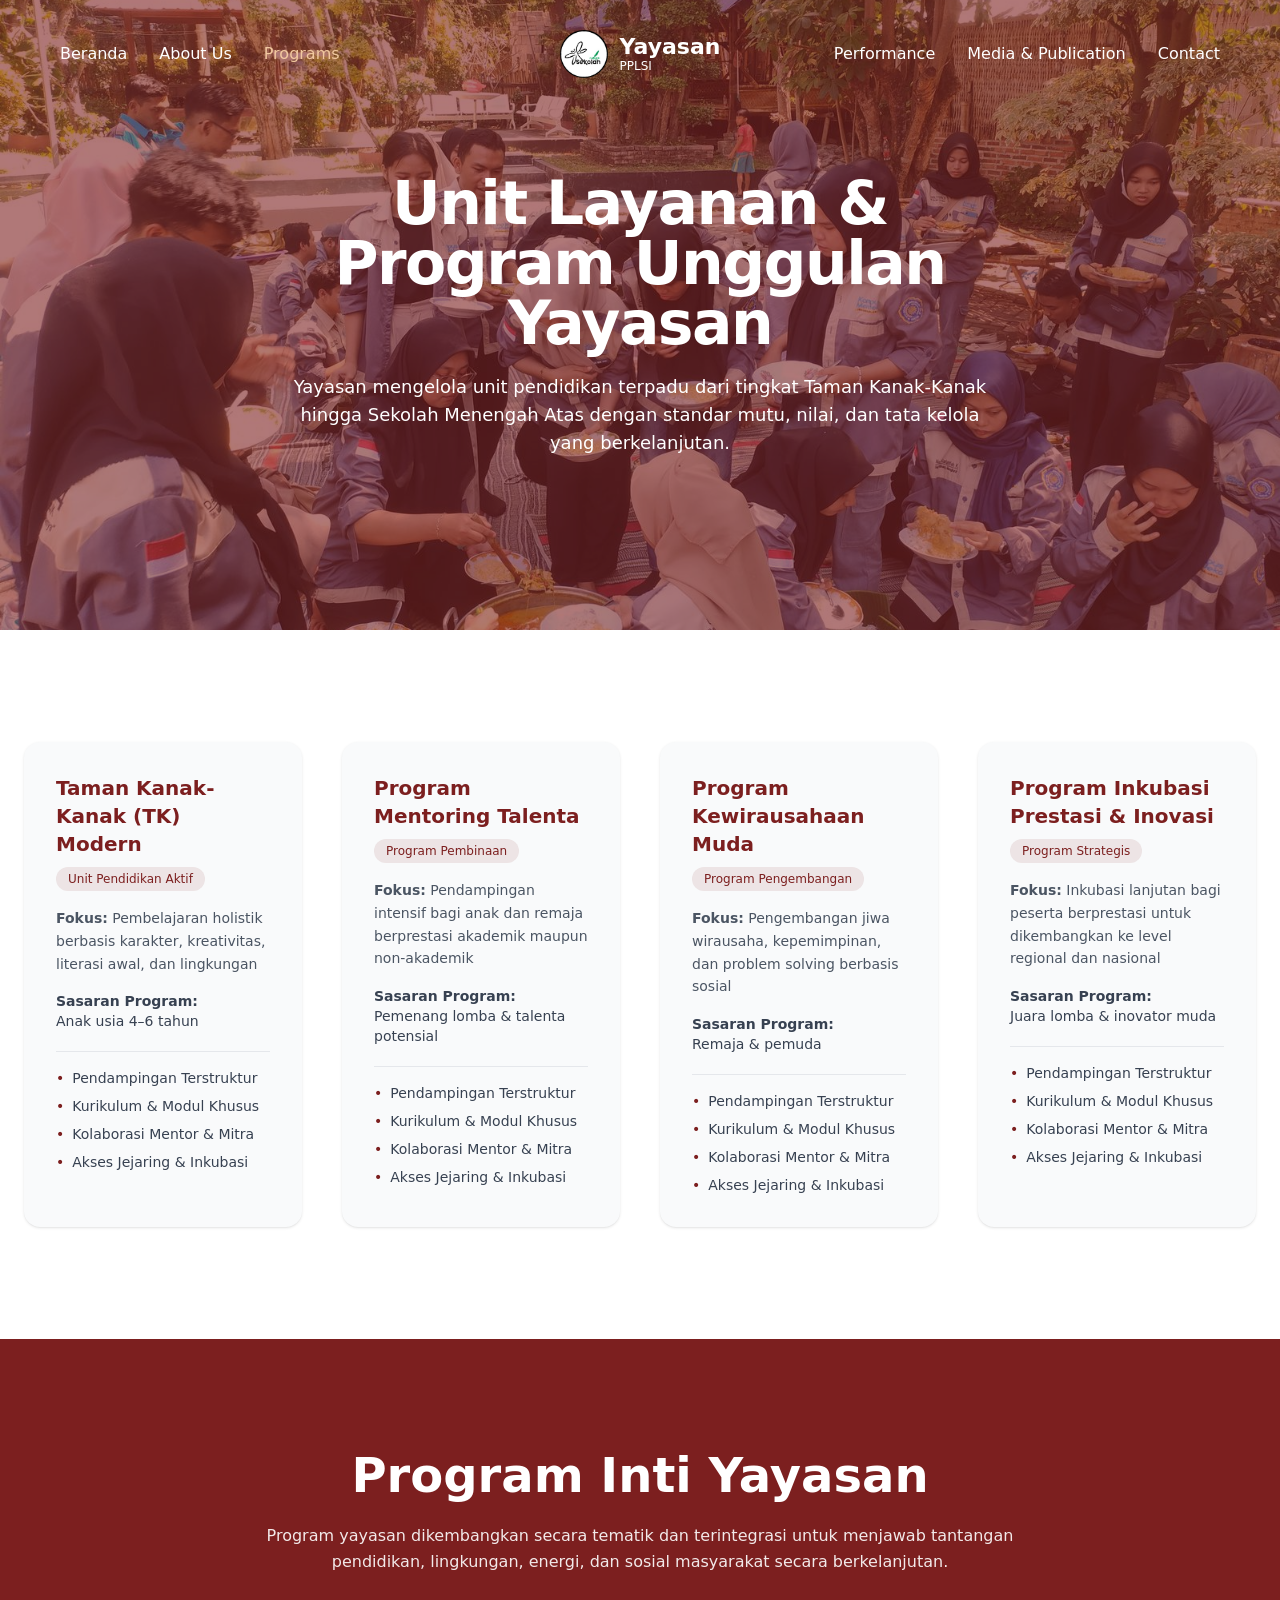
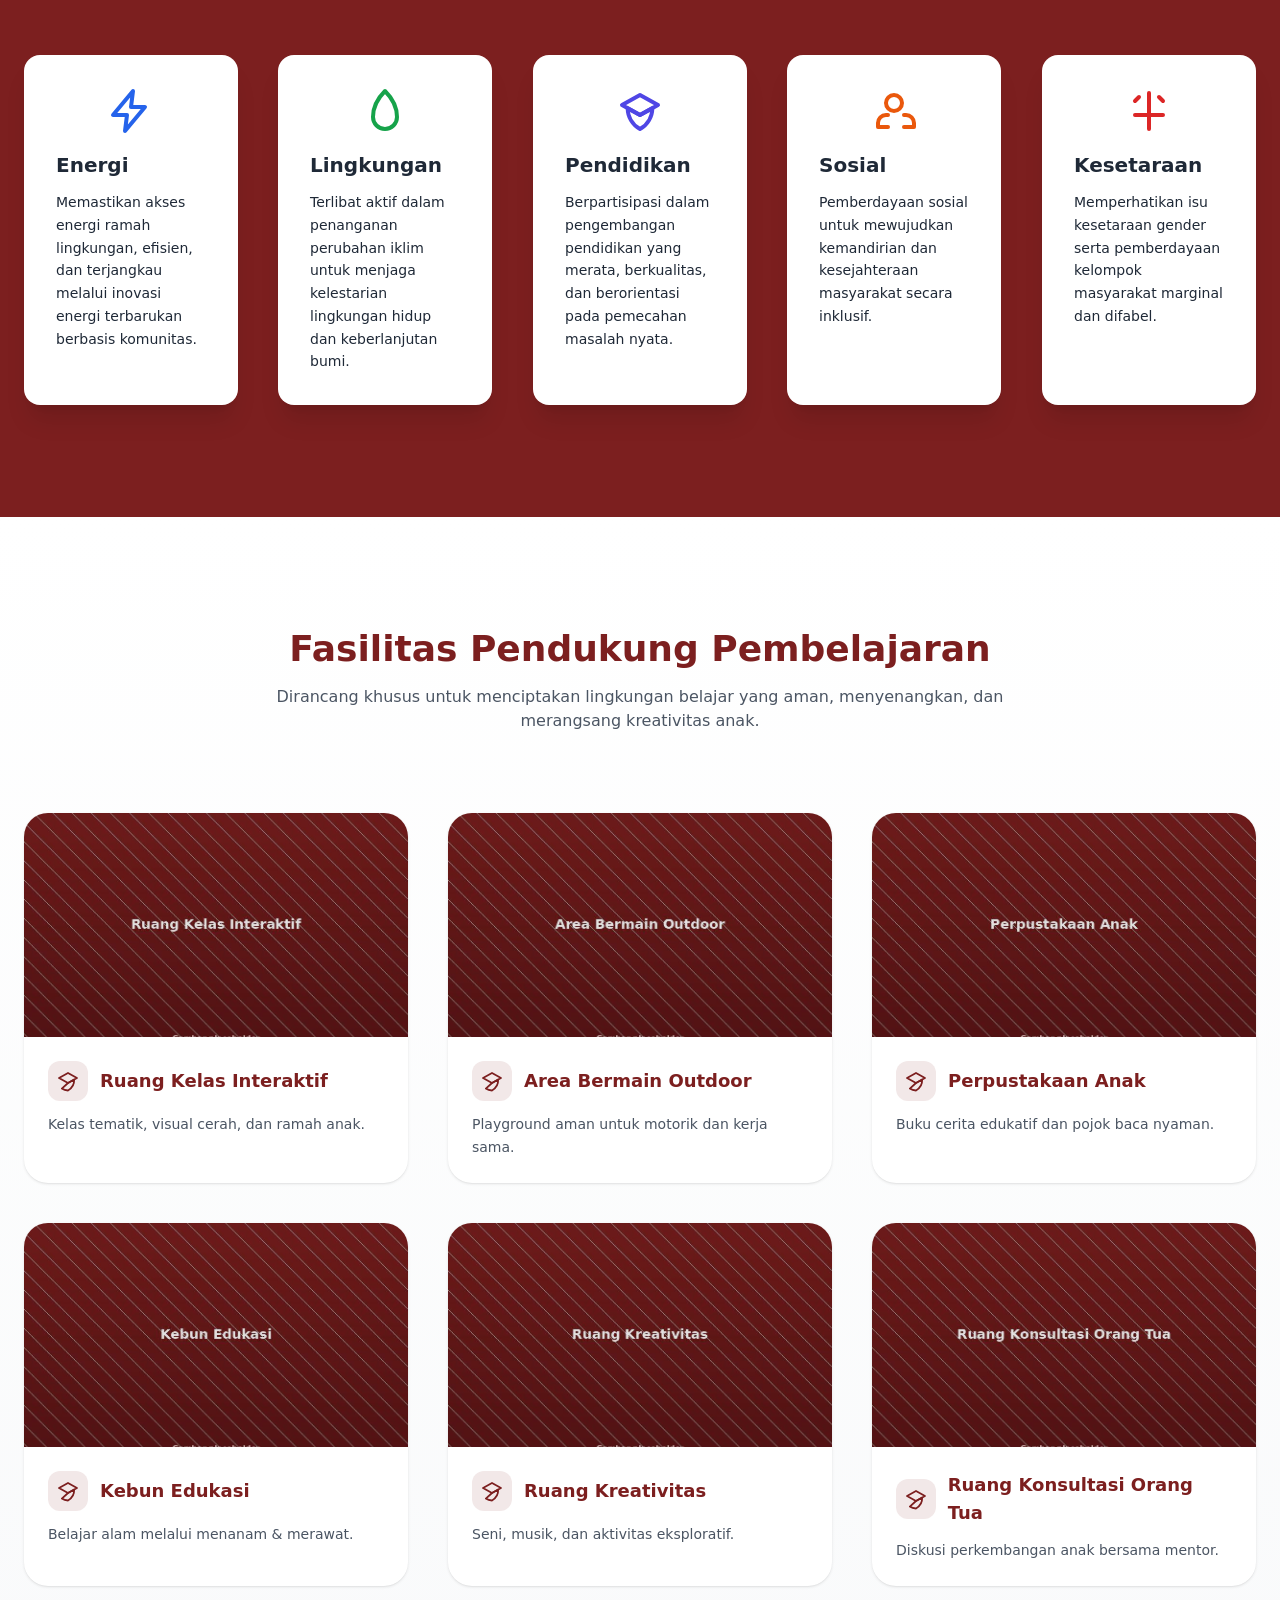
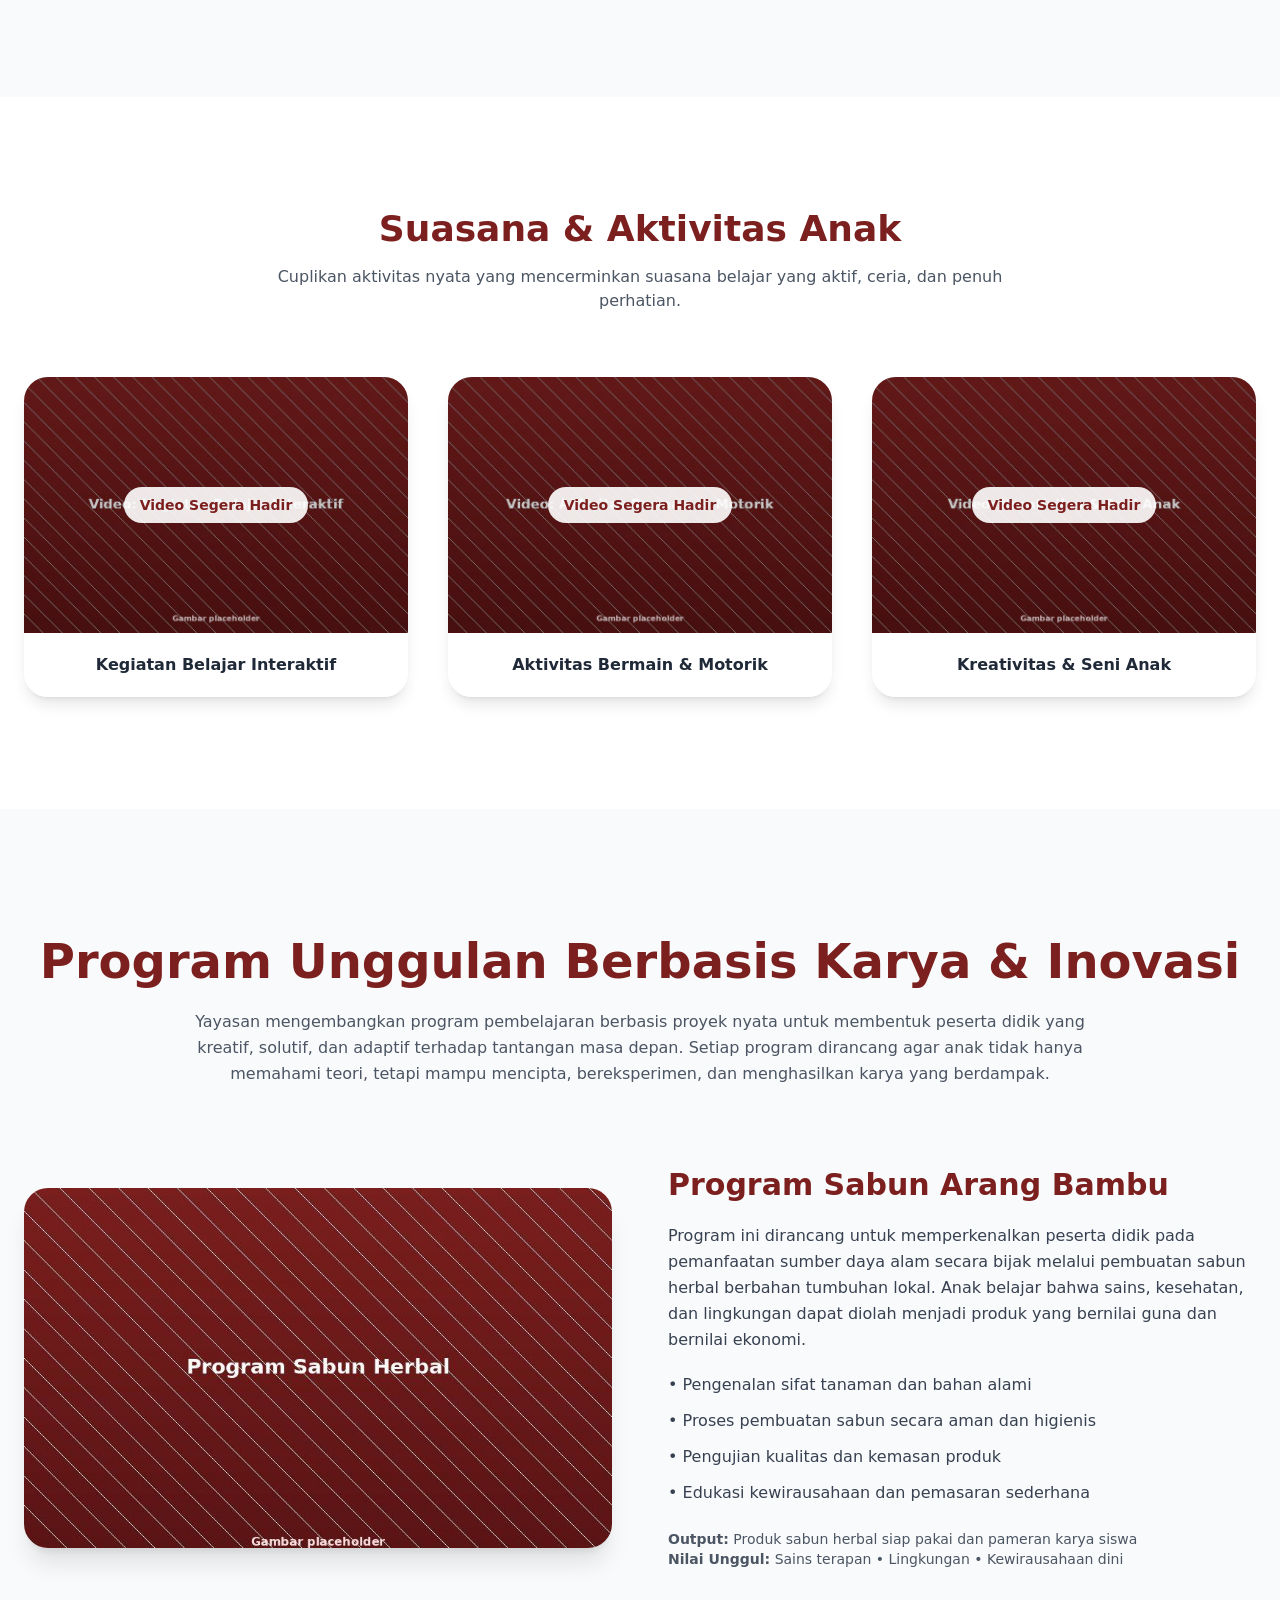
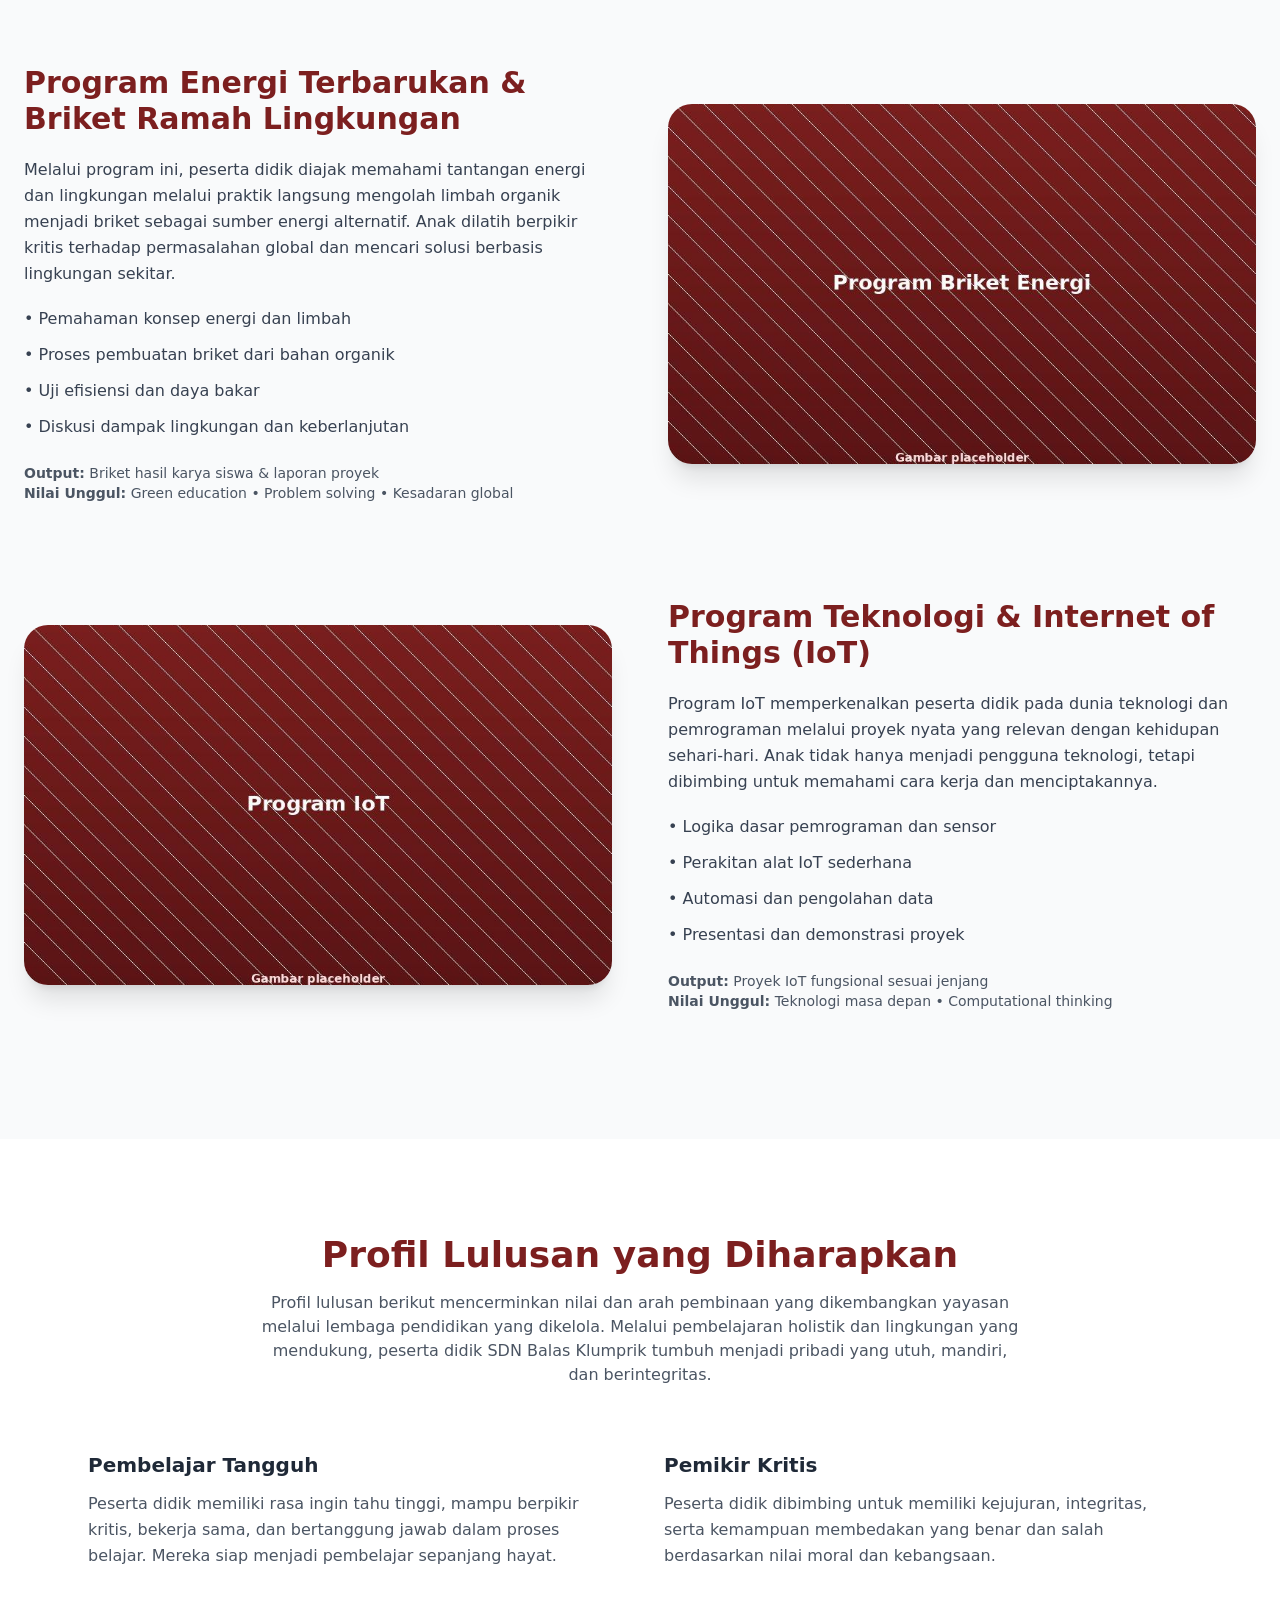
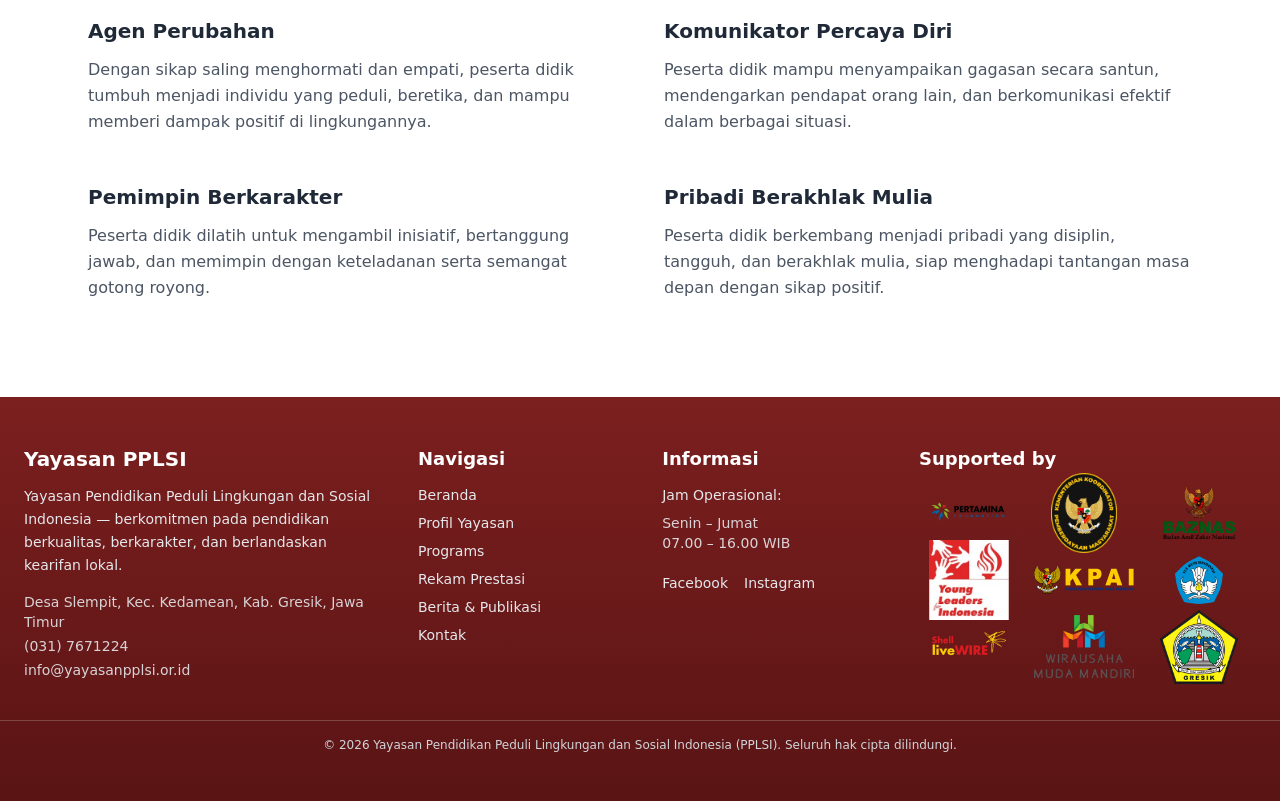
<file: programs.html>
<!DOCTYPE html>
<html lang="id">
<head>
    <meta charset="UTF-8">
    <meta name="viewport" content="width=device-width, initial-scale=1.0">
    <title>Programs - Yayasan PPLSI</title>
    <meta name="description" content="Unit layanan, program unggulan, fasilitas, dan profil lulusan yang dikembangkan oleh Yayasan PPLSI.">
    <link rel="canonical" href="https://example.com/programs.html">

    <!-- Open Graph -->
    <meta property="og:type" content="website">
    <meta property="og:title" content="Programs - Yayasan PPLSI">
    <meta property="og:description" content="Unit layanan, program unggulan, fasilitas, dan profil lulusan yang dikembangkan oleh Yayasan PPLSI.">
    <meta property="og:image" content="assets/images/ppdb.jpg">
    <meta property="og:url" content="https://example.com/programs.html">
    <meta name="twitter:card" content="summary_large_image">

    <link rel="icon" type="image/x-icon" href="assets/images/favicon.ico">
    <link rel="stylesheet" href="assets/css/style.css">
    <link rel="stylesheet" href="assets/css/navbar.css">
    <link rel="stylesheet" href="assets/css/mobile-optimize.css">
</head>
<body class="m-0 p-0 font-sans text-gray-800">

<!-- ===================== NAVBAR ===================== -->
<nav class="site-navbar">

    <div id="glass-container">

        <!-- ================= DESKTOP (>=1024px) ================= -->
        <div class="site-navbar__desktop">

            <!-- LEFT -->
            <ul class="site-navbar__col site-navbar__col--left">
                <li><a href="index.html" >Beranda</a></li>
                <li><a href="profil.html" >About Us</a></li>
                <li><a href="programs.html" class="nav-active">Programs</a></li>
            </ul>

            <!-- CENTER LOGO -->
            <a href="index.html" class="site-navbar__logo">
                <img src="assets/images/Logo.jpg" alt="Logo Yayasan PPLSI">
                <span class="site-navbar__logo-text">
                    <strong>Yayasan</strong>
                    <small>PPLSI</small>
                </span>
            </a>

            <!-- RIGHT -->
            <ul class="site-navbar__col site-navbar__col--right">
                <li><a href="ppdb.html" >Performance</a></li>
                <li><a href="berita.html" >Media & Publication</a></li>
                <li><a href="kontak.html" >Contact</a></li>
            </ul>

        </div>

        <!-- ================= MOBILE / TABLET (<1024px) ================= -->
        <div class="site-navbar__mobile-bar">

            <a href="index.html" class="site-navbar__logo site-navbar__logo--sm">
                <img src="assets/images/Logo.jpg" alt="Logo Yayasan PPLSI">
                <span class="site-navbar__logo-text">
                    <strong>Yayasan</strong>
                    <small>PPLSI</small>
                </span>
            </a>

            <button
                id="nav-toggle"
                class="site-navbar__toggle"
                type="button"
                aria-expanded="false"
                aria-controls="mobile-menu"
                aria-label="Buka menu navigasi">

                <svg id="menu-icon" fill="none" stroke="currentColor" viewBox="0 0 24 24">
                    <path stroke-linecap="round" stroke-linejoin="round" stroke-width="2"
                        d="M4 6h16M4 12h16M4 18h16"/>
                </svg>

                <svg id="close-icon" class="site-navbar__icon--hidden" fill="none" stroke="currentColor" viewBox="0 0 24 24">
                    <path stroke-linecap="round" stroke-linejoin="round" stroke-width="2"
                        d="M6 6L18 18M18 6L6 18"/>
                </svg>

            </button>

        </div>

    </div>

</nav>

<!-- ================= MOBILE DROPDOWN MENU ================= -->
<div id="mobile-menu" hidden aria-hidden="true">
    <a href="index.html">Beranda</a>
    <a href="profil.html">About Us</a>
    <a href="programs.html">Programs</a>
    <a href="ppdb.html">Performance</a>
    <a href="berita.html">Media & Publication</a>
    <a href="kontak.html">Contact</a>
</div>

<main>

<section class="relative h-[70vh] flex items-center justify-center text-center">
    <img src="assets/images/ppdb.jpg" loading="lazy" class="absolute inset-0 w-full h-full object-cover" alt="Unit Layanan Yayasan">
    <div class="absolute inset-0 bg-[#7c1f1f]/60"></div>
    <div class="relative z-10 text-white max-w-3xl px-6">
        <h1 class="text-4xl md:text-6xl font-extrabold tracking-tight leading-tight mb-5">
            Unit Layanan &amp; Program Unggulan Yayasan
        </h1>
        <p class="text-lg">
             Yayasan mengelola unit pendidikan terpadu dari tingkat
            Taman Kanak-Kanak hingga Sekolah Menengah Atas
            dengan standar mutu, nilai, dan tata kelola yang berkelanjutan.
        </p>
    </div>
</section>

<section class="py-28 bg-white">
    <div class="max-w-7xl mx-auto px-6">
        <div class="grid md:grid-cols-4 gap-10">
            <div class="bg-gray-50 rounded-2xl p-8 shadow hover:shadow-xl transition reveal">
                <h3 class="text-xl font-semibold text-[#7c1f1f] mb-2">Taman Kanak-Kanak (TK) Modern</h3>
                <span class="inline-block text-xs font-medium bg-[#7c1f1f]/10 text-[#7c1f1f] px-3 py-1 rounded-full mb-4">Unit Pendidikan Aktif</span>
                <p class="text-sm text-gray-600 mb-4 leading-relaxed"><strong>Fokus:</strong> Pembelajaran holistik berbasis karakter, kreativitas, literasi awal, dan lingkungan</p>
                <div class="text-sm text-gray-700 mb-5"><strong>Sasaran Program:</strong><br>Anak usia 4–6 tahun</div>
                <ul class="space-y-2 text-sm text-gray-700 border-t pt-4">
                    <li class="flex gap-2"><span class="text-[#7c1f1f]">&bull;</span> Pendampingan Terstruktur</li>
                    <li class="flex gap-2"><span class="text-[#7c1f1f]">&bull;</span> Kurikulum &amp; Modul Khusus</li>
                    <li class="flex gap-2"><span class="text-[#7c1f1f]">&bull;</span> Kolaborasi Mentor &amp; Mitra</li>
                    <li class="flex gap-2"><span class="text-[#7c1f1f]">&bull;</span> Akses Jejaring &amp; Inkubasi</li>
                </ul>
            </div>

            <div class="bg-gray-50 rounded-2xl p-8 shadow hover:shadow-xl transition reveal">
                <h3 class="text-xl font-semibold text-[#7c1f1f] mb-2">Program Mentoring Talenta</h3>
                <span class="inline-block text-xs font-medium bg-[#7c1f1f]/10 text-[#7c1f1f] px-3 py-1 rounded-full mb-4">Program Pembinaan</span>
                <p class="text-sm text-gray-600 mb-4 leading-relaxed"><strong>Fokus:</strong> Pendampingan intensif bagi anak dan remaja berprestasi akademik maupun non-akademik</p>
                <div class="text-sm text-gray-700 mb-5"><strong>Sasaran Program:</strong><br>Pemenang lomba &amp; talenta potensial</div>
                <ul class="space-y-2 text-sm text-gray-700 border-t pt-4">
                    <li class="flex gap-2"><span class="text-[#7c1f1f]">&bull;</span> Pendampingan Terstruktur</li>
                    <li class="flex gap-2"><span class="text-[#7c1f1f]">&bull;</span> Kurikulum &amp; Modul Khusus</li>
                    <li class="flex gap-2"><span class="text-[#7c1f1f]">&bull;</span> Kolaborasi Mentor &amp; Mitra</li>
                    <li class="flex gap-2"><span class="text-[#7c1f1f]">&bull;</span> Akses Jejaring &amp; Inkubasi</li>
                </ul>
            </div>

            <div class="bg-gray-50 rounded-2xl p-8 shadow hover:shadow-xl transition reveal">
                <h3 class="text-xl font-semibold text-[#7c1f1f] mb-2">Program Kewirausahaan Muda</h3>
                <span class="inline-block text-xs font-medium bg-[#7c1f1f]/10 text-[#7c1f1f] px-3 py-1 rounded-full mb-4">Program Pengembangan</span>
                <p class="text-sm text-gray-600 mb-4 leading-relaxed"><strong>Fokus:</strong> Pengembangan jiwa wirausaha, kepemimpinan, dan problem solving berbasis sosial</p>
                <div class="text-sm text-gray-700 mb-5"><strong>Sasaran Program:</strong><br>Remaja &amp; pemuda</div>
                <ul class="space-y-2 text-sm text-gray-700 border-t pt-4">
                    <li class="flex gap-2"><span class="text-[#7c1f1f]">&bull;</span> Pendampingan Terstruktur</li>
                    <li class="flex gap-2"><span class="text-[#7c1f1f]">&bull;</span> Kurikulum &amp; Modul Khusus</li>
                    <li class="flex gap-2"><span class="text-[#7c1f1f]">&bull;</span> Kolaborasi Mentor &amp; Mitra</li>
                    <li class="flex gap-2"><span class="text-[#7c1f1f]">&bull;</span> Akses Jejaring &amp; Inkubasi</li>
                </ul>
            </div>

            <div class="bg-gray-50 rounded-2xl p-8 shadow hover:shadow-xl transition reveal">
                <h3 class="text-xl font-semibold text-[#7c1f1f] mb-2">Program Inkubasi Prestasi &amp; Inovasi</h3>
                <span class="inline-block text-xs font-medium bg-[#7c1f1f]/10 text-[#7c1f1f] px-3 py-1 rounded-full mb-4">Program Strategis</span>
                <p class="text-sm text-gray-600 mb-4 leading-relaxed"><strong>Fokus:</strong> Inkubasi lanjutan bagi peserta berprestasi untuk dikembangkan ke level regional dan nasional</p>
                <div class="text-sm text-gray-700 mb-5"><strong>Sasaran Program:</strong><br>Juara lomba &amp; inovator muda</div>
                <ul class="space-y-2 text-sm text-gray-700 border-t pt-4">
                    <li class="flex gap-2"><span class="text-[#7c1f1f]">&bull;</span> Pendampingan Terstruktur</li>
                    <li class="flex gap-2"><span class="text-[#7c1f1f]">&bull;</span> Kurikulum &amp; Modul Khusus</li>
                    <li class="flex gap-2"><span class="text-[#7c1f1f]">&bull;</span> Kolaborasi Mentor &amp; Mitra</li>
                    <li class="flex gap-2"><span class="text-[#7c1f1f]">&bull;</span> Akses Jejaring &amp; Inkubasi</li>
                </ul>
            </div>
        </div>
    </div>
</section>

<section class="py-28 bg-[#7c1f1f] text-white">
    <div class="max-w-7xl mx-auto px-6">
        <div class="text-center mb-20 reveal">
            <h2 class="text-4xl md:text-5xl font-extrabold mb-6">Program Inti Yayasan</h2>
            <p class="max-w-3xl mx-auto text-white/90 leading-relaxed">
                Program yayasan dikembangkan secara tematik dan terintegrasi
                untuk menjawab tantangan pendidikan, lingkungan, energi,
                dan sosial masyarakat secara berkelanjutan.
            </p>
        </div>
        <div class="grid md:grid-cols-5 gap-10">
            <div class="bg-white text-gray-800 rounded-2xl p-8 shadow-xl reveal">
                <div class="flex justify-center mb-4">
                    <svg class="w-12 h-12 text-blue-600" fill="none" viewBox="0 0 24 24" stroke="currentColor">
                        <path stroke-width="2" stroke-linecap="round" stroke-linejoin="round" d="M13 2L3 14h7l-1 8 10-12h-7l1-8z"/>
                    </svg>
                </div>
                <h3 class="text-xl font-bold mb-3">Energi</h3>
                <p class="text-sm leading-relaxed">Memastikan akses energi ramah lingkungan, efisien, dan terjangkau melalui inovasi energi terbarukan berbasis komunitas.</p>
            </div>
            <div class="bg-white text-gray-800 rounded-2xl p-8 shadow-xl reveal">
                <div class="flex justify-center mb-4">
                    <svg class="w-12 h-12 text-green-600" fill="none" viewBox="0 0 24 24" stroke="currentColor">
                        <path stroke-width="2" stroke-linecap="round" stroke-linejoin="round" d="M12 2C7 7 6 12 6 15a6 6 0 0012 0c0-3-1-8-6-13z"/>
                    </svg>
                </div>
                <h3 class="text-xl font-bold mb-3">Lingkungan</h3>
                <p class="text-sm leading-relaxed">Terlibat aktif dalam penanganan perubahan iklim untuk menjaga kelestarian lingkungan hidup dan keberlanjutan bumi.</p>
            </div>
            <div class="bg-white text-gray-800 rounded-2xl p-8 shadow-xl reveal">
                <div class="flex justify-center mb-4">
                    <svg class="w-12 h-12 text-indigo-600" fill="none" viewBox="0 0 24 24" stroke="currentColor">
                        <path stroke-width="2" stroke-linecap="round" stroke-linejoin="round" d="M12 14l9-5-9-5-9 5 9 5z"/>
                        <path stroke-width="2" stroke-linecap="round" stroke-linejoin="round" d="M12 14l6.16-3.422A12 12 0 0112 21a12 12 0 01-6.16-10.422L12 14z"/>
                    </svg>
                </div>
                <h3 class="text-xl font-bold mb-3">Pendidikan</h3>
                <p class="text-sm leading-relaxed">Berpartisipasi dalam pengembangan pendidikan yang merata, berkualitas, dan berorientasi pada pemecahan masalah nyata.</p>
            </div>
            <div class="bg-white text-gray-800 rounded-2xl p-8 shadow-xl reveal">
                <div class="flex justify-center mb-4">
                    <svg class="w-12 h-12 text-orange-600" fill="none" viewBox="0 0 24 24" stroke="currentColor">
                        <path stroke-width="2" stroke-linecap="round" stroke-linejoin="round" d="M17 20h5v-2a4 4 0 00-4-4h-1M9 20H4v-2a4 4 0 014-4h1 M12 12a4 4 0 100-8 4 4 0 000 8z"/>
                    </svg>
                </div>
                <h3 class="text-xl font-bold mb-3">Sosial</h3>
                <p class="text-sm leading-relaxed">Pemberdayaan sosial untuk mewujudkan kemandirian dan kesejahteraan masyarakat secara inklusif.</p>
            </div>
            <div class="bg-white text-gray-800 rounded-2xl p-8 shadow-xl reveal">
                <div class="flex justify-center mb-4">
                    <svg class="w-12 h-12 text-red-600" fill="none" viewBox="0 0 24 24" stroke="currentColor">
                        <path stroke-width="2" stroke-linecap="round" stroke-linejoin="round" d="M12 3v18m-7-7h14M5 7l2-2m12 2l-2-2"/>
                    </svg>
                </div>
                <h3 class="text-xl font-bold mb-3">Kesetaraan</h3>
                <p class="text-sm leading-relaxed">Memperhatikan isu kesetaraan gender serta pemberdayaan kelompok masyarakat marginal dan difabel.</p>
            </div>
        </div>
    </div>
</section>

<section class="py-28 bg-gradient-to-b from-white to-gray-50">
    <div class="max-w-7xl mx-auto px-6">
        <div class="text-center mb-20 reveal">
            <h2 class="text-3xl md:text-4xl font-bold text-[#7c1f1f] mb-4">Fasilitas Pendukung Pembelajaran</h2>
            <p class="text-gray-600 max-w-3xl mx-auto">
                Dirancang khusus untuk menciptakan lingkungan belajar
                yang aman, menyenangkan, dan merangsang kreativitas anak.
            </p>
        </div>
        <div class="grid sm:grid-cols-2 lg:grid-cols-3 gap-10">
            <div class="group bg-white rounded-3xl overflow-hidden shadow hover:shadow-2xl transition duration-500 reveal">
                <div class="relative h-56 overflow-hidden">
                    <img src="assets/images/fasilitas/kelas.jpg" loading="lazy"
                        class="w-full h-full object-cover group-hover:scale-110 transition duration-700" alt="Ruang Kelas Interaktif">
                    <div class="absolute inset-0 bg-black/10"></div>
                </div>
                <div class="p-6">
                    <div class="flex items-center gap-3 mb-3">
                        <div class="w-10 h-10 rounded-xl bg-[#7c1f1f]/10 flex items-center justify-center">
                            <svg xmlns="http://www.w3.org/2000/svg" class="w-6 h-6 text-[#7c1f1f]" fill="none" viewBox="0 0 24 24" stroke="currentColor" stroke-width="1.8">
                                <path stroke-linecap="round" stroke-linejoin="round" d="M12 14l9-5-9-5-9 5 9 5z" />
                                <path stroke-linecap="round" stroke-linejoin="round" d="M12 14l6.16-3.422A12.083 12.083 0 0112 21.5c-2.28 0-4.42-.64-6.16-1.922L12 14z" />
                            </svg>
                        </div>
                        <h3 class="text-lg font-semibold text-[#7c1f1f]">Ruang Kelas Interaktif</h3>
                    </div>
                    <p class="text-gray-600 text-sm leading-relaxed">Kelas tematik, visual cerah, dan ramah anak.</p>
                </div>
            </div>

            <div class="group bg-white rounded-3xl overflow-hidden shadow hover:shadow-2xl transition duration-500 reveal">
                <div class="relative h-56 overflow-hidden">
                    <img src="assets/images/fasilitas/playground.jpg" loading="lazy"
                        class="w-full h-full object-cover group-hover:scale-110 transition duration-700" alt="Area Bermain Outdoor">
                    <div class="absolute inset-0 bg-black/10"></div>
                </div>
                <div class="p-6">
                    <div class="flex items-center gap-3 mb-3">
                        <div class="w-10 h-10 rounded-xl bg-[#7c1f1f]/10 flex items-center justify-center">
                            <svg xmlns="http://www.w3.org/2000/svg" class="w-6 h-6 text-[#7c1f1f]" fill="none" viewBox="0 0 24 24" stroke="currentColor" stroke-width="1.8">
                                <path stroke-linecap="round" stroke-linejoin="round" d="M12 14l9-5-9-5-9 5 9 5z" />
                                <path stroke-linecap="round" stroke-linejoin="round" d="M12 14l6.16-3.422A12.083 12.083 0 0112 21.5c-2.28 0-4.42-.64-6.16-1.922L12 14z" />
                            </svg>
                        </div>
                        <h3 class="text-lg font-semibold text-[#7c1f1f]">Area Bermain Outdoor</h3>
                    </div>
                    <p class="text-gray-600 text-sm leading-relaxed">Playground aman untuk motorik dan kerja sama.</p>
                </div>
            </div>

            <div class="group bg-white rounded-3xl overflow-hidden shadow hover:shadow-2xl transition duration-500 reveal">
                <div class="relative h-56 overflow-hidden">
                    <img src="assets/images/fasilitas/perpustakaan.jpg" loading="lazy"
                        class="w-full h-full object-cover group-hover:scale-110 transition duration-700" alt="Perpustakaan Anak">
                    <div class="absolute inset-0 bg-black/10"></div>
                </div>
                <div class="p-6">
                    <div class="flex items-center gap-3 mb-3">
                        <div class="w-10 h-10 rounded-xl bg-[#7c1f1f]/10 flex items-center justify-center">
                            <svg xmlns="http://www.w3.org/2000/svg" class="w-6 h-6 text-[#7c1f1f]" fill="none" viewBox="0 0 24 24" stroke="currentColor" stroke-width="1.8">
                                <path stroke-linecap="round" stroke-linejoin="round" d="M12 14l9-5-9-5-9 5 9 5z" />
                                <path stroke-linecap="round" stroke-linejoin="round" d="M12 14l6.16-3.422A12.083 12.083 0 0112 21.5c-2.28 0-4.42-.64-6.16-1.922L12 14z" />
                            </svg>
                        </div>
                        <h3 class="text-lg font-semibold text-[#7c1f1f]">Perpustakaan Anak</h3>
                    </div>
                    <p class="text-gray-600 text-sm leading-relaxed">Buku cerita edukatif dan pojok baca nyaman.</p>
                </div>
            </div>

            <div class="group bg-white rounded-3xl overflow-hidden shadow hover:shadow-2xl transition duration-500 reveal">
                <div class="relative h-56 overflow-hidden">
                    <img src="assets/images/fasilitas/kebun.jpg" loading="lazy"
                        class="w-full h-full object-cover group-hover:scale-110 transition duration-700" alt="Kebun Edukasi">
                    <div class="absolute inset-0 bg-black/10"></div>
                </div>
                <div class="p-6">
                    <div class="flex items-center gap-3 mb-3">
                        <div class="w-10 h-10 rounded-xl bg-[#7c1f1f]/10 flex items-center justify-center">
                            <svg xmlns="http://www.w3.org/2000/svg" class="w-6 h-6 text-[#7c1f1f]" fill="none" viewBox="0 0 24 24" stroke="currentColor" stroke-width="1.8">
                                <path stroke-linecap="round" stroke-linejoin="round" d="M12 14l9-5-9-5-9 5 9 5z" />
                                <path stroke-linecap="round" stroke-linejoin="round" d="M12 14l6.16-3.422A12.083 12.083 0 0112 21.5c-2.28 0-4.42-.64-6.16-1.922L12 14z" />
                            </svg>
                        </div>
                        <h3 class="text-lg font-semibold text-[#7c1f1f]">Kebun Edukasi</h3>
                    </div>
                    <p class="text-gray-600 text-sm leading-relaxed">Belajar alam melalui menanam &amp; merawat.</p>
                </div>
            </div>

            <div class="group bg-white rounded-3xl overflow-hidden shadow hover:shadow-2xl transition duration-500 reveal">
                <div class="relative h-56 overflow-hidden">
                    <img src="assets/images/fasilitas/ruang-kreatif.jpg" loading="lazy"
                        class="w-full h-full object-cover group-hover:scale-110 transition duration-700" alt="Ruang Kreativitas">
                    <div class="absolute inset-0 bg-black/10"></div>
                </div>
                <div class="p-6">
                    <div class="flex items-center gap-3 mb-3">
                        <div class="w-10 h-10 rounded-xl bg-[#7c1f1f]/10 flex items-center justify-center">
                            <svg xmlns="http://www.w3.org/2000/svg" class="w-6 h-6 text-[#7c1f1f]" fill="none" viewBox="0 0 24 24" stroke="currentColor" stroke-width="1.8">
                                <path stroke-linecap="round" stroke-linejoin="round" d="M12 14l9-5-9-5-9 5 9 5z" />
                                <path stroke-linecap="round" stroke-linejoin="round" d="M12 14l6.16-3.422A12.083 12.083 0 0112 21.5c-2.28 0-4.42-.64-6.16-1.922L12 14z" />
                            </svg>
                        </div>
                        <h3 class="text-lg font-semibold text-[#7c1f1f]">Ruang Kreativitas</h3>
                    </div>
                    <p class="text-gray-600 text-sm leading-relaxed">Seni, musik, dan aktivitas eksploratif.</p>
                </div>
            </div>

            <div class="group bg-white rounded-3xl overflow-hidden shadow hover:shadow-2xl transition duration-500 reveal">
                <div class="relative h-56 overflow-hidden">
                    <img src="assets/images/fasilitas/ruang-konsultasi.jpg" loading="lazy"
                        class="w-full h-full object-cover group-hover:scale-110 transition duration-700" alt="Ruang Konsultasi Orang Tua">
                    <div class="absolute inset-0 bg-black/10"></div>
                </div>
                <div class="p-6">
                    <div class="flex items-center gap-3 mb-3">
                        <div class="w-10 h-10 rounded-xl bg-[#7c1f1f]/10 flex items-center justify-center">
                            <svg xmlns="http://www.w3.org/2000/svg" class="w-6 h-6 text-[#7c1f1f]" fill="none" viewBox="0 0 24 24" stroke="currentColor" stroke-width="1.8">
                                <path stroke-linecap="round" stroke-linejoin="round" d="M12 14l9-5-9-5-9 5 9 5z" />
                                <path stroke-linecap="round" stroke-linejoin="round" d="M12 14l6.16-3.422A12.083 12.083 0 0112 21.5c-2.28 0-4.42-.64-6.16-1.922L12 14z" />
                            </svg>
                        </div>
                        <h3 class="text-lg font-semibold text-[#7c1f1f]">Ruang Konsultasi Orang Tua</h3>
                    </div>
                    <p class="text-gray-600 text-sm leading-relaxed">Diskusi perkembangan anak bersama mentor.</p>
                </div>
            </div>
        </div>
    </div>
</section>

<section class="py-28 bg-white">
    <div class="max-w-7xl mx-auto px-6">
        <div class="text-center mb-16 reveal">
            <h2 class="text-3xl md:text-4xl font-bold text-[#7c1f1f] mb-4">Suasana &amp; Aktivitas Anak</h2>
            <p class="text-gray-600 max-w-3xl mx-auto">
                Cuplikan aktivitas nyata yang mencerminkan suasana belajar
                yang aktif, ceria, dan penuh perhatian.
            </p>
        </div>
        <div class="grid md:grid-cols-3 gap-10">
            <div class="group rounded-3xl overflow-hidden shadow-lg hover:shadow-2xl transition reveal">
                <div class="relative">
                    <img src="assets/images/video-poster/kelas.jpg" loading="lazy" class="w-full h-64 object-cover" alt="Kegiatan Belajar Interaktif">
                    <div class="absolute inset-0 bg-black/20 flex items-center justify-center">
                        <span class="bg-white/90 text-[#7c1f1f] px-4 py-2 rounded-full text-sm font-semibold">Video Segera Hadir</span>
                    </div>
                </div>
                <div class="p-5 bg-white text-center">
                    <h4 class="font-semibold text-gray-800">Kegiatan Belajar Interaktif</h4>
                </div>
            </div>

            <div class="group rounded-3xl overflow-hidden shadow-lg hover:shadow-2xl transition reveal">
                <div class="relative">
                    <img src="assets/images/video-poster/bermain.jpg" loading="lazy" class="w-full h-64 object-cover" alt="Aktivitas Bermain &amp; Motorik">
                    <div class="absolute inset-0 bg-black/20 flex items-center justify-center">
                        <span class="bg-white/90 text-[#7c1f1f] px-4 py-2 rounded-full text-sm font-semibold">Video Segera Hadir</span>
                    </div>
                </div>
                <div class="p-5 bg-white text-center">
                    <h4 class="font-semibold text-gray-800">Aktivitas Bermain &amp; Motorik</h4>
                </div>
            </div>

            <div class="group rounded-3xl overflow-hidden shadow-lg hover:shadow-2xl transition reveal">
                <div class="relative">
                    <img src="assets/images/video-poster/kreativitas.jpg" loading="lazy" class="w-full h-64 object-cover" alt="Kreativitas &amp; Seni Anak">
                    <div class="absolute inset-0 bg-black/20 flex items-center justify-center">
                        <span class="bg-white/90 text-[#7c1f1f] px-4 py-2 rounded-full text-sm font-semibold">Video Segera Hadir</span>
                    </div>
                </div>
                <div class="p-5 bg-white text-center">
                    <h4 class="font-semibold text-gray-800">Kreativitas &amp; Seni Anak</h4>
                </div>
            </div>
        </div>
    </div>
</section>

<section class="py-32 bg-gray-50">
    <div class="max-w-7xl mx-auto px-6">
        <div class="text-center mb-20 reveal">
            <h2 class="text-3xl md:text-5xl font-bold text-[#7c1f1f] mb-6">Program Unggulan Berbasis Karya &amp; Inovasi</h2>
            <p class="text-gray-600 max-w-4xl mx-auto leading-relaxed">
                Yayasan mengembangkan program pembelajaran berbasis proyek nyata
                untuk membentuk peserta didik yang kreatif, solutif, dan adaptif
                terhadap tantangan masa depan. Setiap program dirancang agar anak
                tidak hanya memahami teori, tetapi mampu mencipta, bereksperimen,
                dan menghasilkan karya yang berdampak.
            </p>
        </div>

        <div class="space-y-24">
            <div class="grid md:grid-cols-2 gap-14 items-center reveal">
                <img src="assets/images/program/sabun-herbal.jpg" loading="lazy" class="rounded-3xl shadow-xl w-full h-[360px] object-cover" alt="Program Sabun Arang Bambu">
                <div>
                    <h3 class="text-3xl font-bold text-[#7c1f1f] mb-5">Program Sabun Arang Bambu</h3>
                    <p class="text-gray-700 leading-relaxed mb-5">
                        Program ini dirancang untuk memperkenalkan peserta didik
                        pada pemanfaatan sumber daya alam secara bijak melalui
                        pembuatan sabun herbal berbahan tumbuhan lokal.
                        Anak belajar bahwa sains, kesehatan, dan lingkungan
                        dapat diolah menjadi produk yang bernilai guna dan bernilai ekonomi.
                    </p>
                    <ul class="space-y-3 text-gray-700 mb-6">
                        <li>&bull; Pengenalan sifat tanaman dan bahan alami</li>
                        <li>&bull; Proses pembuatan sabun secara aman dan higienis</li>
                        <li>&bull; Pengujian kualitas dan kemasan produk</li>
                        <li>&bull; Edukasi kewirausahaan dan pemasaran sederhana</li>
                    </ul>
                    <div class="text-sm text-gray-600">
                        <strong>Output:</strong> Produk sabun herbal siap pakai dan pameran karya siswa<br>
                        <strong>Nilai Unggul:</strong> Sains terapan &bull; Lingkungan &bull; Kewirausahaan dini
                    </div>
                </div>
            </div>

            <div class="grid md:grid-cols-2 gap-14 items-center reveal">
                <div class="md:order-2">
                    <img src="assets/images/program/briket.jpg" loading="lazy" class="rounded-3xl shadow-xl w-full h-[360px] object-cover" alt="Program Energi Terbarukan dan Briket">
                </div>
                <div class="md:order-1">
                    <h3 class="text-3xl font-bold text-[#7c1f1f] mb-5">Program Energi Terbarukan &amp; Briket Ramah Lingkungan</h3>
                    <p class="text-gray-700 leading-relaxed mb-5">
                        Melalui program ini, peserta didik diajak memahami
                        tantangan energi dan lingkungan melalui praktik langsung
                        mengolah limbah organik menjadi briket sebagai sumber energi alternatif.
                        Anak dilatih berpikir kritis terhadap permasalahan global
                        dan mencari solusi berbasis lingkungan sekitar.
                    </p>
                    <ul class="space-y-3 text-gray-700 mb-6">
                        <li>&bull; Pemahaman konsep energi dan limbah</li>
                        <li>&bull; Proses pembuatan briket dari bahan organik</li>
                        <li>&bull; Uji efisiensi dan daya bakar</li>
                        <li>&bull; Diskusi dampak lingkungan dan keberlanjutan</li>
                    </ul>
                    <div class="text-sm text-gray-600">
                        <strong>Output:</strong> Briket hasil karya siswa &amp; laporan proyek<br>
                        <strong>Nilai Unggul:</strong> Green education &bull; Problem solving &bull; Kesadaran global
                    </div>
                </div>
            </div>

            <div class="grid md:grid-cols-2 gap-14 items-center reveal">
                <img src="assets/images/program/iot.jpg" loading="lazy" class="rounded-3xl shadow-xl w-full h-[360px] object-cover" alt="Program Teknologi dan IoT">
                <div>
                    <h3 class="text-3xl font-bold text-[#7c1f1f] mb-5">Program Teknologi &amp; Internet of Things (IoT)</h3>
                    <p class="text-gray-700 leading-relaxed mb-5">
                        Program IoT memperkenalkan peserta didik pada dunia teknologi
                        dan pemrograman melalui proyek nyata yang relevan dengan kehidupan sehari-hari.
                        Anak tidak hanya menjadi pengguna teknologi,
                        tetapi dibimbing untuk memahami cara kerja dan menciptakannya.
                    </p>
                    <ul class="space-y-3 text-gray-700 mb-6">
                        <li>&bull; Logika dasar pemrograman dan sensor</li>
                        <li>&bull; Perakitan alat IoT sederhana</li>
                        <li>&bull; Automasi dan pengolahan data</li>
                        <li>&bull; Presentasi dan demonstrasi proyek</li>
                    </ul>
                    <div class="text-sm text-gray-600">
                        <strong>Output:</strong> Proyek IoT fungsional sesuai jenjang<br>
                        <strong>Nilai Unggul:</strong> Teknologi masa depan &bull; Computational thinking
                    </div>
                </div>
            </div>
        </div>
    </div>
</section>

<section class="py-24 bg-white">
    <div class="max-w-6xl mx-auto px-6">
        <div class="text-center mb-16 reveal">
            <h2 class="text-3xl md:text-4xl font-bold text-[#7c1f1f] mb-4">Profil Lulusan yang Diharapkan</h2>
            <p class="text-gray-600 max-w-3xl mx-auto">
                Profil lulusan berikut mencerminkan nilai dan arah pembinaan
                yang dikembangkan yayasan melalui lembaga pendidikan
                yang dikelola. Melalui pembelajaran holistik dan lingkungan yang mendukung,
                peserta didik SDN Balas Klumprik tumbuh menjadi pribadi yang utuh,
                mandiri, dan berintegritas.
            </p>
        </div>
        <div class="grid md:grid-cols-2 gap-12">
            <div class="reveal">
                <h3 class="text-xl font-semibold mb-3">Pembelajar Tangguh</h3>
                <p class="text-gray-600 leading-relaxed">
                    Peserta didik memiliki rasa ingin tahu tinggi, mampu berpikir kritis,
                    bekerja sama, dan bertanggung jawab dalam proses belajar.
                    Mereka siap menjadi pembelajar sepanjang hayat.
                </p>
            </div>
            <div class="reveal">
                <h3 class="text-xl font-semibold mb-3">Pemikir Kritis</h3>
                <p class="text-gray-600 leading-relaxed">
                    Peserta didik dibimbing untuk memiliki kejujuran, integritas,
                    serta kemampuan membedakan yang benar dan salah
                    berdasarkan nilai moral dan kebangsaan.
                </p>
            </div>
            <div class="reveal">
                <h3 class="text-xl font-semibold mb-3">Agen Perubahan</h3>
                <p class="text-gray-600 leading-relaxed">
                    Dengan sikap saling menghormati dan empati,
                    peserta didik tumbuh menjadi individu yang peduli,
                    beretika, dan mampu memberi dampak positif di lingkungannya.
                </p>
            </div>
            <div class="reveal">
                <h3 class="text-xl font-semibold mb-3">Komunikator Percaya Diri</h3>
                <p class="text-gray-600 leading-relaxed">
                    Peserta didik mampu menyampaikan gagasan secara santun,
                    mendengarkan pendapat orang lain,
                    dan berkomunikasi efektif dalam berbagai situasi.
                </p>
            </div>
            <div class="reveal">
                <h3 class="text-xl font-semibold mb-3">Pemimpin Berkarakter</h3>
                <p class="text-gray-600 leading-relaxed">
                    Peserta didik dilatih untuk mengambil inisiatif,
                    bertanggung jawab, dan memimpin dengan keteladanan
                    serta semangat gotong royong.
                </p>
            </div>
            <div class="reveal">
                <h3 class="text-xl font-semibold mb-3">Pribadi Berakhlak Mulia</h3>
                <p class="text-gray-600 leading-relaxed">
                    Peserta didik berkembang menjadi pribadi yang disiplin,
                    tangguh, dan berakhlak mulia,
                    siap menghadapi tantangan masa depan dengan sikap positif.
                </p>
            </div>
        </div>
    </div>
</section>
    </main>
<footer class="relative text-gray-200">
        <div class="bg-gradient-to-t from-[#5a1414] to-[#7c1f1f] pt-14 pb-10">
            <div class="max-w-7xl mx-auto px-6 footer-main-grid">

               <!-- PROFIL -->
            <div>
                <h4 class="text-xl font-bold text-white mb-3">
                    Yayasan PPLSI
                </h4>

                <p class="text-sm leading-relaxed text-gray-200">
                    Yayasan Pendidikan Peduli Lingkungan dan Sosial Indonesia — berkomitmen
                    pada pendidikan berkualitas, berkarakter, dan berlandaskan kearifan lokal.
                </p>

                <div class="mt-4 text-sm space-y-1 opacity-90">
                    <p>Desa Slempit, Kec. Kedamean, Kab. Gresik, Jawa Timur</p>
                    <p>(031) 7671224</p>
                    <p>info@yayasanpplsi.or.id</p>
                </div>
            </div>

                <div>
                <h4 class="text-lg font-semibold text-white mb-3">
                    Navigasi
                </h4>

                <ul class="space-y-2 text-sm">
                    <li><a href="index.html" class="hover:text-white transition">Beranda</a></li>
                    <li><a href="profil.html" class="hover:text-white transition">Profil Yayasan</a></li>
                    <li><a href="programs.html" class="hover:text-white transition">Programs</a></li>
                    <li><a href="ppdb.html" class="hover:text-white transition">Rekam Prestasi</a></li>
                    <li><a href="berita.html" class="hover:text-white transition">Berita & Publikasi</a></li>
                    <li><a href="kontak.html" class="hover:text-white transition">Kontak</a></li>
                </ul>
            </div>

               <!-- INFORMASI -->
            <div>
                <h4 class="text-lg font-semibold text-white mb-3">
                    Informasi
                </h4>

                <div class="text-sm space-y-2">
                    <p>Jam Operasional:</p>
                    <p class="opacity-90">
                        Senin – Jumat<br>
                        07.00 – 16.00 WIB
                    </p>
                </div>

                <div class="flex space-x-4 mt-5 text-sm">
                    <a href="#" class="hover:text-white transition">Facebook</a>
                    <a href="#" class="hover:text-white transition">Instagram</a>
                </div>
            </div>

              <!-- SUPPORTED BY -->
            <div class="footer-supported">
                <h4 class="text-lg font-semibold text-white mb-3">
                    Supported by
                </h4>

                <div class="supported-logos">

                    <div class="supported-logo">
                        <img src="assets/images/logo/pfmuda.png" alt="PFMuda">
                    </div>

                    <div class="supported-logo">
                        <img src="assets/images/logo/logo-profile.png" alt="Logo Partner">
                    </div>

                    <div class="supported-logo">
                        <img src="assets/images/logo/baznas.png" alt="BAZNAS">
                    </div>

                    <div class="supported-logo">
                        <img src="assets/images/logo/matching-fund.png" alt="Matching Fund">
                    </div>

                    <div class="supported-logo">
                        <img src="assets/images/logo/KPAI.png" alt="KPAI">
                    </div>

                    <div class="supported-logo">
                        <img src="assets/images/logo/kemendikbud.png" alt="Kemendikbud">
                    </div>

                    <div class="supported-logo">
                        <img src="assets/images/logo/shell-livewire.png" alt="Shell LiveWIRE">
                    </div>

                    <div class="supported-logo">
                        <img src="assets/images/logo/wirausaha-muda-mandiri.png" alt="Wirausaha Muda Mandiri">
                    </div>

                    <div class="supported-logo">
                        <img src="assets/images/logo/pemkab-gresik.png" alt="Pemkab Gresik">
                    </div>

                </div>
            </div>

            </div>

            <div class="mt-10 border-t border-white/20 pt-4 text-center text-xs text-gray-300">
                <span id="copyright-year">&copy; 2026</span> Yayasan Pendidikan Peduli Lingkungan dan Sosial Indonesia (PPLSI). Seluruh hak cipta dilindungi.
            </div>
</div>
    </footer>
    <script src="assets/js/main.js"></script>
</body>
</html>
</file>
<file: assets/css/style.css>
*,
:after,
:before {
    --tw-border-spacing-x: 0;
    --tw-border-spacing-y: 0;
    --tw-translate-x: 0;
    --tw-translate-y: 0;
    --tw-rotate: 0;
    --tw-skew-x: 0;
    --tw-skew-y: 0;
    --tw-scale-x: 1;
    --tw-scale-y: 1;
    --tw-pan-x: ;
    --tw-pan-y: ;
    --tw-pinch-zoom: ;
    --tw-scroll-snap-strictness: proximity;
    --tw-gradient-from-position: ;
    --tw-gradient-via-position: ;
    --tw-gradient-to-position: ;
    --tw-ordinal: ;
    --tw-slashed-zero: ;
    --tw-numeric-figure: ;
    --tw-numeric-spacing: ;
    --tw-numeric-fraction: ;
    --tw-ring-inset: ;
    --tw-ring-offset-width: 0px;
    --tw-ring-offset-color: #fff;
    --tw-ring-color: rgba(59, 130, 246, .5);
    --tw-ring-offset-shadow: 0 0 #0000;
    --tw-ring-shadow: 0 0 #0000;
    --tw-shadow: 0 0 #0000;
    --tw-shadow-colored: 0 0 #0000;
    --tw-blur: ;
    --tw-brightness: ;
    --tw-contrast: ;
    --tw-grayscale: ;
    --tw-hue-rotate: ;
    --tw-invert: ;
    --tw-saturate: ;
    --tw-sepia: ;
    --tw-drop-shadow: ;
    --tw-backdrop-blur: ;
    --tw-backdrop-brightness: ;
    --tw-backdrop-contrast: ;
    --tw-backdrop-grayscale: ;
    --tw-backdrop-hue-rotate: ;
    --tw-backdrop-invert: ;
    --tw-backdrop-opacity: ;
    --tw-backdrop-saturate: ;
    --tw-backdrop-sepia: ;
    --tw-contain-size: ;
    --tw-contain-layout: ;
    --tw-contain-paint: ;
    --tw-contain-style:
}

::backdrop {
    --tw-border-spacing-x: 0;
    --tw-border-spacing-y: 0;
    --tw-translate-x: 0;
    --tw-translate-y: 0;
    --tw-rotate: 0;
    --tw-skew-x: 0;
    --tw-skew-y: 0;
    --tw-scale-x: 1;
    --tw-scale-y: 1;
    --tw-pan-x: ;
    --tw-pan-y: ;
    --tw-pinch-zoom: ;
    --tw-scroll-snap-strictness: proximity;
    --tw-gradient-from-position: ;
    --tw-gradient-via-position: ;
    --tw-gradient-to-position: ;
    --tw-ordinal: ;
    --tw-slashed-zero: ;
    --tw-numeric-figure: ;
    --tw-numeric-spacing: ;
    --tw-numeric-fraction: ;
    --tw-ring-inset: ;
    --tw-ring-offset-width: 0px;
    --tw-ring-offset-color: #fff;
    --tw-ring-color: rgba(59, 130, 246, .5);
    --tw-ring-offset-shadow: 0 0 #0000;
    --tw-ring-shadow: 0 0 #0000;
    --tw-shadow: 0 0 #0000;
    --tw-shadow-colored: 0 0 #0000;
    --tw-blur: ;
    --tw-brightness: ;
    --tw-contrast: ;
    --tw-grayscale: ;
    --tw-hue-rotate: ;
    --tw-invert: ;
    --tw-saturate: ;
    --tw-sepia: ;
    --tw-drop-shadow: ;
    --tw-backdrop-blur: ;
    --tw-backdrop-brightness: ;
    --tw-backdrop-contrast: ;
    --tw-backdrop-grayscale: ;
    --tw-backdrop-hue-rotate: ;
    --tw-backdrop-invert: ;
    --tw-backdrop-opacity: ;
    --tw-backdrop-saturate: ;
    --tw-backdrop-sepia: ;
    --tw-contain-size: ;
    --tw-contain-layout: ;
    --tw-contain-paint: ;
    --tw-contain-style:
}

/*! tailwindcss v3.4.19 | MIT License | https://tailwindcss.com*/
*,
:after,
:before {
    box-sizing: border-box;
    border: 0 solid #e5e7eb
}

:after,
:before {
    --tw-content: ""
}

:host,
html {
    line-height: 1.5;
    -webkit-text-size-adjust: 100%;
    -moz-tab-size: 4;
    -o-tab-size: 4;
    tab-size: 4;
    font-family: ui-sans-serif, system-ui, sans-serif, Apple Color Emoji, Segoe UI Emoji, Segoe UI Symbol, Noto Color Emoji;
    font-feature-settings: normal;
    font-variation-settings: normal;
    -webkit-tap-highlight-color: transparent
}

body {
    margin: 0;
    line-height: inherit
}

hr {
    height: 0;
    color: inherit;
    border-top-width: 1px
}

abbr:where([title]) {
    -webkit-text-decoration: underline dotted;
    text-decoration: underline dotted
}

h1,
h2,
h3,
h4,
h5,
h6 {
    font-size: inherit;
    font-weight: inherit
}

a {
    color: inherit;
    text-decoration: inherit
}

b,
strong {
    font-weight: bolder
}

code,
kbd,
pre,
samp {
    font-family: ui-monospace, SFMono-Regular, Menlo, Monaco, Consolas, Liberation Mono, Courier New, monospace;
    font-feature-settings: normal;
    font-variation-settings: normal;
    font-size: 1em
}

small {
    font-size: 80%
}

sub,
sup {
    font-size: 75%;
    line-height: 0;
    position: relative;
    vertical-align: baseline
}

sub {
    bottom: -.25em
}

sup {
    top: -.5em
}

table {
    text-indent: 0;
    border-color: inherit;
    border-collapse: collapse
}

button,
input,
optgroup,
select,
textarea {
    font-family: inherit;
    font-feature-settings: inherit;
    font-variation-settings: inherit;
    font-size: 100%;
    font-weight: inherit;
    line-height: inherit;
    letter-spacing: inherit;
    color: inherit;
    margin: 0;
    padding: 0
}

button,
select {
    text-transform: none
}

button,
input:where([type=button]),
input:where([type=reset]),
input:where([type=submit]) {
    -webkit-appearance: button;
    background-color: transparent;
    background-image: none
}

:-moz-focusring {
    outline: auto
}

:-moz-ui-invalid {
    box-shadow: none
}

progress {
    vertical-align: baseline
}

::-webkit-inner-spin-button,
::-webkit-outer-spin-button {
    height: auto
}

[type=search] {
    -webkit-appearance: textfield;
    outline-offset: -2px
}

::-webkit-search-decoration {
    -webkit-appearance: none
}

::-webkit-file-upload-button {
    -webkit-appearance: button;
    font: inherit
}

summary {
    display: list-item
}

blockquote,
dd,
dl,
figure,
h1,
h2,
h3,
h4,
h5,
h6,
hr,
p,
pre {
    margin: 0
}

fieldset {
    margin: 0
}

fieldset,
legend {
    padding: 0
}

menu,
ol,
ul {
    list-style: none;
    margin: 0;
    padding: 0
}

dialog {
    padding: 0
}

textarea {
    resize: vertical
}

input::-moz-placeholder,
textarea::-moz-placeholder {
    opacity: 1;
    color: #9ca3af
}

input::placeholder,
textarea::placeholder {
    opacity: 1;
    color: #9ca3af
}

[role=button],
button {
    cursor: pointer
}

:disabled {
    cursor: default
}

audio,
canvas,
embed,
iframe,
img,
object,
svg,
video {
    display: block;
    vertical-align: middle
}

img,
video {
    max-width: 100%;
    height: auto
}

[hidden]:where(:not([hidden=until-found])) {
    display: none
}

.sr-only {
    position: absolute;
    width: 1px;
    height: 1px;
    padding: 0;
    margin: -1px;
    overflow: hidden;
    clip: rect(0, 0, 0, 0);
    white-space: nowrap;
    border-width: 0
}

.fixed {
    position: fixed
}

.absolute {
    position: absolute
}

.relative {
    position: relative
}

.inset-0 {
    inset: 0
}

.bottom-8 {
    bottom: 2rem
}

.left-0 {
    left: 0
}

.left-1\/2 {
    left: 50%
}

.right-0 {
    right: 0
}

.right-1\/2 {
    right: 50%
}

.right-8 {
    right: 2rem
}

.top-6 {
    top: 1.5rem
}

.z-10 {
    z-index: 10
}

.z-\[9999\] {
    z-index: 9999
}

.order-1 {
    order: 1
}

.order-2 {
    order: 2
}

.col-span-2 {
    grid-column: span 2/span 2
}

.m-0 {
    margin: 0
}

.mx-auto {
    margin-left: auto;
    margin-right: auto
}

.my-4 {
    margin-top: 1rem;
    margin-bottom: 1rem
}

.-ml-\[50vw\] {
    margin-left: -50vw
}

.-mr-\[50vw\] {
    margin-right: -50vw
}

.mb-1 {
    margin-bottom: .25rem
}

.mb-12 {
    margin-bottom: 3rem
}

.mb-16 {
    margin-bottom: 4rem
}

.mb-2 {
    margin-bottom: .5rem
}

.mb-20 {
    margin-bottom: 5rem
}

.mb-3 {
    margin-bottom: .75rem
}

.mb-4 {
    margin-bottom: 1rem
}

.mb-5 {
    margin-bottom: 1.25rem
}

.mb-6 {
    margin-bottom: 1.5rem
}

.mb-8 {
    margin-bottom: 2rem
}

.mt-1 {
    margin-top: .25rem
}

.mt-10 {
    margin-top: 2.5rem
}

.mt-12 {
    margin-top: 3rem
}

.mt-2 {
    margin-top: .5rem
}

.mt-3 {
    margin-top: .75rem
}

.mt-4 {
    margin-top: 1rem
}

.mt-5 {
    margin-top: 1.25rem
}

.mt-6 {
    margin-top: 1.5rem
}

.mt-8 {
    margin-top: 2rem
}

.block {
    display: block
}

.inline-block {
    display: inline-block
}

.flex {
    display: flex
}

.inline-flex {
    display: inline-flex
}

.grid {
    display: grid
}

.hidden {
    display: none
}

.aspect-video {
    aspect-ratio: 16/9
}

.h-10 {
    height: 2.5rem
}

.h-12 {
    height: 3rem
}

.h-14 {
    height: 3.5rem
}

.h-20 {
    height: 5rem
}

.h-48 {
    height: 12rem
}

.h-5 {
    height: 1.25rem
}

.h-56 {
    height: 14rem
}

.h-6 {
    height: 1.5rem
}

.h-64 {
    height: 16rem
}

.h-7 {
    height: 1.75rem
}

.h-72 {
    height: 18rem
}

.h-\[360px\] {
    height: 360px
}

.h-\[400px\] {
    height: 400px
}

.h-\[470px\] {
    height: 470px
}

.h-\[650px\] {
    height: 650px
}

.h-\[70vh\] {
    height: 70vh
}

.h-auto {
    height: auto
}

.h-full {
    height: 100%
}

.h-screen {
    height: 100vh
}

.max-h-16 {
    max-height: 4rem
}

.w-10 {
    width: 2.5rem
}

.w-12 {
    width: 3rem
}

.w-14 {
    width: 3.5rem
}

.w-28 {
    width: 7rem
}

.w-32 {
    width: 8rem
}

.w-36 {
    width: 9rem
}

.w-40 {
    width: 10rem
}

.w-44 {
    width: 11rem
}

.w-5 {
    width: 1.25rem
}

.w-6 {
    width: 1.5rem
}

.w-7 {
    width: 1.75rem
}

.w-full {
    width: 100%
}

.w-screen {
    width: 100vw
}

.max-w-2xl {
    max-width: 42rem
}

.max-w-3xl {
    max-width: 48rem
}

.max-w-4xl {
    max-width: 56rem
}

.max-w-5xl {
    max-width: 64rem
}

.max-w-6xl {
    max-width: 72rem
}

.max-w-7xl {
    max-width: 80rem
}

.max-w-md {
    max-width: 28rem
}

.max-w-sm {
    max-width: 24rem
}

.shrink-0 {
    flex-shrink: 0
}

.transform {
    transform: translate(var(--tw-translate-x), var(--tw-translate-y)) rotate(var(--tw-rotate)) skewX(var(--tw-skew-x)) skewY(var(--tw-skew-y)) scaleX(var(--tw-scale-x)) scaleY(var(--tw-scale-y))
}

.list-inside {
    list-style-position: inside
}

.list-disc {
    list-style-type: disc
}

.grid-cols-1 {
    grid-template-columns: repeat(1, minmax(0, 1fr))
}

.grid-cols-2 {
    grid-template-columns: repeat(2, minmax(0, 1fr))
}

.flex-col {
    flex-direction: column
}

.flex-wrap {
    flex-wrap: wrap
}

.items-start {
    align-items: flex-start
}

.items-center {
    align-items: center
}

.justify-center {
    justify-content: center
}

.justify-between {
    justify-content: space-between
}

.gap-10 {
    gap: 2.5rem
}

.gap-12 {
    gap: 3rem
}

.gap-14 {
    gap: 3.5rem
}

.gap-16 {
    gap: 4rem
}

.gap-2 {
    gap: .5rem
}

.gap-3 {
    gap: .75rem
}

.gap-4 {
    gap: 1rem
}

.gap-5 {
    gap: 1.25rem
}

.gap-6 {
    gap: 1.5rem
}

.gap-8 {
    gap: 2rem
}

.space-x-4>:not([hidden])~:not([hidden]) {
    --tw-space-x-reverse: 0;
    margin-right: calc(1rem*var(--tw-space-x-reverse));
    margin-left: calc(1rem*(1 - var(--tw-space-x-reverse)))
}

.space-x-6>:not([hidden])~:not([hidden]) {
    --tw-space-x-reverse: 0;
    margin-right: calc(1.5rem*var(--tw-space-x-reverse));
    margin-left: calc(1.5rem*(1 - var(--tw-space-x-reverse)))
}

.space-y-1>:not([hidden])~:not([hidden]) {
    --tw-space-y-reverse: 0;
    margin-top: calc(.25rem*(1 - var(--tw-space-y-reverse)));
    margin-bottom: calc(.25rem*var(--tw-space-y-reverse))
}

.space-y-10>:not([hidden])~:not([hidden]) {
    --tw-space-y-reverse: 0;
    margin-top: calc(2.5rem*(1 - var(--tw-space-y-reverse)));
    margin-bottom: calc(2.5rem*var(--tw-space-y-reverse))
}

.space-y-2>:not([hidden])~:not([hidden]) {
    --tw-space-y-reverse: 0;
    margin-top: calc(.5rem*(1 - var(--tw-space-y-reverse)));
    margin-bottom: calc(.5rem*var(--tw-space-y-reverse))
}

.space-y-24>:not([hidden])~:not([hidden]) {
    --tw-space-y-reverse: 0;
    margin-top: calc(6rem*(1 - var(--tw-space-y-reverse)));
    margin-bottom: calc(6rem*var(--tw-space-y-reverse))
}

.space-y-3>:not([hidden])~:not([hidden]) {
    --tw-space-y-reverse: 0;
    margin-top: calc(.75rem*(1 - var(--tw-space-y-reverse)));
    margin-bottom: calc(.75rem*var(--tw-space-y-reverse))
}

.space-y-5>:not([hidden])~:not([hidden]) {
    --tw-space-y-reverse: 0;
    margin-top: calc(1.25rem*(1 - var(--tw-space-y-reverse)));
    margin-bottom: calc(1.25rem*var(--tw-space-y-reverse))
}

.space-y-6>:not([hidden])~:not([hidden]) {
    --tw-space-y-reverse: 0;
    margin-top: calc(1.5rem*(1 - var(--tw-space-y-reverse)));
    margin-bottom: calc(1.5rem*var(--tw-space-y-reverse))
}

.overflow-auto {
    overflow: auto
}

.overflow-hidden {
    overflow: hidden
}

.rounded-2xl {
    border-radius: 1rem
}

.rounded-3xl {
    border-radius: 1.5rem
}

.rounded-\[2\.5rem\] {
    border-radius: 2.5rem
}

.rounded-full {
    border-radius: 9999px
}

.rounded-lg {
    border-radius: .5rem
}

.rounded-xl {
    border-radius: .75rem
}

.border {
    border-width: 1px
}

.border-t {
    border-top-width: 1px
}

.border-\[\#7c1f1f\]\/30 {
    border-color: rgba(124, 31, 31, .3)
}

.border-gray-300 {
    --tw-border-opacity: 1;
    border-color: rgb(209 213 219/var(--tw-border-opacity, 1))
}

.border-white {
    --tw-border-opacity: 1;
    border-color: rgb(255 255 255/var(--tw-border-opacity, 1))
}

.border-white\/20 {
    border-color: hsla(0, 0%, 100%, .2)
}

.bg-\[\#1F3A5F\]\/90 {
    background-color: rgba(31, 58, 95, .9)
}

.bg-\[\#7c1f1f\] {
    --tw-bg-opacity: 1;
    background-color: rgb(124 31 31/var(--tw-bg-opacity, 1))
}

.bg-\[\#7c1f1f\]\/10 {
    background-color: rgba(124, 31, 31, .1)
}

.bg-\[\#7c1f1f\]\/60 {
    background-color: rgba(124, 31, 31, .6)
}

.bg-black\/10 {
    background-color: rgba(0, 0, 0, .1)
}

.bg-black\/20 {
    background-color: rgba(0, 0, 0, .2)
}

.bg-black\/40 {
    background-color: rgba(0, 0, 0, .4)
}

.bg-black\/60 {
    background-color: rgba(0, 0, 0, .6)
}

.bg-blue-50 {
    --tw-bg-opacity: 1;
    background-color: rgb(239 246 255/var(--tw-bg-opacity, 1))
}

.bg-gray-100 {
    --tw-bg-opacity: 1;
    background-color: rgb(243 244 246/var(--tw-bg-opacity, 1))
}

.bg-gray-50 {
    --tw-bg-opacity: 1;
    background-color: rgb(249 250 251/var(--tw-bg-opacity, 1))
}

.bg-green-50 {
    --tw-bg-opacity: 1;
    background-color: rgb(240 253 244/var(--tw-bg-opacity, 1))
}

.bg-orange-50 {
    --tw-bg-opacity: 1;
    background-color: rgb(255 247 237/var(--tw-bg-opacity, 1))
}

.bg-red-50 {
    --tw-bg-opacity: 1;
    background-color: rgb(254 242 242/var(--tw-bg-opacity, 1))
}

.bg-transparent {
    background-color: transparent
}

.bg-white {
    --tw-bg-opacity: 1;
    background-color: rgb(255 255 255/var(--tw-bg-opacity, 1))
}

.bg-white\/90 {
    background-color: hsla(0, 0%, 100%, .9)
}

.bg-yellow-50 {
    --tw-bg-opacity: 1;
    background-color: rgb(254 252 232/var(--tw-bg-opacity, 1))
}

.bg-gradient-to-b {
    background-image: linear-gradient(to bottom, var(--tw-gradient-stops))
}

.bg-gradient-to-br {
    background-image: linear-gradient(to bottom right, var(--tw-gradient-stops))
}

.bg-gradient-to-t {
    background-image: linear-gradient(to top, var(--tw-gradient-stops))
}

.from-\[\#5a1414\] {
    --tw-gradient-from: #5a1414 var(--tw-gradient-from-position);
    --tw-gradient-to: rgba(90, 20, 20, 0) var(--tw-gradient-to-position);
    --tw-gradient-stops: var(--tw-gradient-from), var(--tw-gradient-to)
}

.from-gray-50 {
    --tw-gradient-from: #f9fafb var(--tw-gradient-from-position);
    --tw-gradient-to: rgba(249, 250, 251, 0) var(--tw-gradient-to-position);
    --tw-gradient-stops: var(--tw-gradient-from), var(--tw-gradient-to)
}

.from-slate-50 {
    --tw-gradient-from: #f8fafc var(--tw-gradient-from-position);
    --tw-gradient-to: rgba(248, 250, 252, 0) var(--tw-gradient-to-position);
    --tw-gradient-stops: var(--tw-gradient-from), var(--tw-gradient-to)
}

.from-white {
    --tw-gradient-from: #fff var(--tw-gradient-from-position);
    --tw-gradient-to: hsla(0, 0%, 100%, 0) var(--tw-gradient-to-position);
    --tw-gradient-stops: var(--tw-gradient-from), var(--tw-gradient-to)
}

.to-\[\#7c1f1f\] {
    --tw-gradient-to: #7c1f1f var(--tw-gradient-to-position)
}

.to-gray-50 {
    --tw-gradient-to: #f9fafb var(--tw-gradient-to-position)
}

.to-white {
    --tw-gradient-to: #fff var(--tw-gradient-to-position)
}

.bg-cover {
    background-size: cover
}

.bg-center {
    background-position: 50%
}

.object-contain {
    -o-object-fit: contain;
    object-fit: contain
}

.object-cover {
    -o-object-fit: cover;
    object-fit: cover
}

.p-0 {
    padding: 0
}

.p-10 {
    padding: 2.5rem
}

.p-4 {
    padding: 1rem
}

.p-5 {
    padding: 1.25rem
}

.p-6 {
    padding: 1.5rem
}

.p-8 {
    padding: 2rem
}

.px-3 {
    padding-left: .75rem;
    padding-right: .75rem
}

.px-4 {
    padding-left: 1rem;
    padding-right: 1rem
}

.px-5 {
    padding-left: 1.25rem;
    padding-right: 1.25rem
}

.px-6 {
    padding-left: 1.5rem;
    padding-right: 1.5rem
}

.px-8 {
    padding-left: 2rem;
    padding-right: 2rem
}

.py-1 {
    padding-top: .25rem;
    padding-bottom: .25rem
}

.py-16 {
    padding-top: 4rem;
    padding-bottom: 4rem
}

.py-2 {
    padding-top: .5rem;
    padding-bottom: .5rem
}

.py-2\.5 {
    padding-top: .625rem;
    padding-bottom: .625rem
}

.py-20 {
    padding-top: 5rem;
    padding-bottom: 5rem
}

.py-24 {
    padding-top: 6rem;
    padding-bottom: 6rem
}

.py-28 {
    padding-top: 7rem;
    padding-bottom: 7rem
}

.py-3 {
    padding-top: .75rem;
    padding-bottom: .75rem
}

.py-32 {
    padding-top: 8rem;
    padding-bottom: 8rem
}

.pb-10 {
    padding-bottom: 2.5rem
}

.pt-14 {
    padding-top: 3.5rem
}

.pt-4 {
    padding-top: 1rem
}

.text-left {
    text-align: left
}

.text-center {
    text-align: center
}

.font-sans {
    font-family: ui-sans-serif, system-ui, sans-serif, Apple Color Emoji, Segoe UI Emoji, Segoe UI Symbol, Noto Color Emoji
}

.text-2xl {
    font-size: 1.5rem;
    line-height: 2rem
}

.text-3xl {
    font-size: 1.875rem;
    line-height: 2.25rem
}

.text-4xl {
    font-size: 2.25rem;
    line-height: 2.5rem
}

.text-5xl {
    font-size: 3rem;
    line-height: 1
}

.text-lg {
    font-size: 1.125rem;
    line-height: 1.75rem
}

.text-sm {
    font-size: .875rem;
    line-height: 1.25rem
}

.text-xl {
    font-size: 1.25rem;
    line-height: 1.75rem
}

.text-xs {
    font-size: .75rem;
    line-height: 1rem
}

.font-bold {
    font-weight: 700
}

.font-extrabold {
    font-weight: 800
}

.font-light {
    font-weight: 300
}

.font-medium {
    font-weight: 500
}

.font-semibold {
    font-weight: 600
}

.uppercase {
    text-transform: uppercase
}

.leading-relaxed {
    line-height: 1.625
}

.leading-tight {
    line-height: 1.25
}

.tracking-normal {
    letter-spacing: 0
}

.tracking-tight {
    letter-spacing: -.025em
}

.tracking-wide {
    letter-spacing: .025em
}

.tracking-widest {
    letter-spacing: .1em
}

.text-\[\#7c1f1f\] {
    --tw-text-opacity: 1;
    color: rgb(124 31 31/var(--tw-text-opacity, 1))
}

.text-\[\#f2c9a0\] {
    --tw-text-opacity: 1;
    color: rgb(242 201 160/var(--tw-text-opacity, 1))
}

.text-blue-600 {
    --tw-text-opacity: 1;
    color: rgb(37 99 235/var(--tw-text-opacity, 1))
}

.text-gray-200 {
    --tw-text-opacity: 1;
    color: rgb(229 231 235/var(--tw-text-opacity, 1))
}

.text-gray-300 {
    --tw-text-opacity: 1;
    color: rgb(209 213 219/var(--tw-text-opacity, 1))
}

.text-gray-500 {
    --tw-text-opacity: 1;
    color: rgb(107 114 128/var(--tw-text-opacity, 1))
}

.text-gray-600 {
    --tw-text-opacity: 1;
    color: rgb(75 85 99/var(--tw-text-opacity, 1))
}

.text-gray-700 {
    --tw-text-opacity: 1;
    color: rgb(55 65 81/var(--tw-text-opacity, 1))
}

.text-gray-800 {
    --tw-text-opacity: 1;
    color: rgb(31 41 55/var(--tw-text-opacity, 1))
}

.text-gray-900 {
    --tw-text-opacity: 1;
    color: rgb(17 24 39/var(--tw-text-opacity, 1))
}

.text-green-600 {
    --tw-text-opacity: 1;
    color: rgb(22 163 74/var(--tw-text-opacity, 1))
}

.text-indigo-600 {
    --tw-text-opacity: 1;
    color: rgb(79 70 229/var(--tw-text-opacity, 1))
}

.text-orange-500 {
    --tw-text-opacity: 1;
    color: rgb(249 115 22/var(--tw-text-opacity, 1))
}

.text-orange-600 {
    --tw-text-opacity: 1;
    color: rgb(234 88 12/var(--tw-text-opacity, 1))
}

.text-red-500 {
    --tw-text-opacity: 1;
    color: rgb(239 68 68/var(--tw-text-opacity, 1))
}

.text-red-600 {
    --tw-text-opacity: 1;
    color: rgb(220 38 38/var(--tw-text-opacity, 1))
}

.text-white {
    --tw-text-opacity: 1;
    color: rgb(255 255 255/var(--tw-text-opacity, 1))
}

.text-white\/90 {
    color: hsla(0, 0%, 100%, .9)
}

.text-yellow-500 {
    --tw-text-opacity: 1;
    color: rgb(234 179 8/var(--tw-text-opacity, 1))
}

.opacity-0 {
    opacity: 0
}

.opacity-90 {
    opacity: .9
}

.shadow {
    --tw-shadow: 0 1px 3px 0 rgba(0, 0, 0, .1), 0 1px 2px -1px rgba(0, 0, 0, .1);
    --tw-shadow-colored: 0 1px 3px 0 var(--tw-shadow-color), 0 1px 2px -1px var(--tw-shadow-color)
}

.shadow,
.shadow-lg {
    box-shadow: var(--tw-ring-offset-shadow, 0 0 #0000), var(--tw-ring-shadow, 0 0 #0000), var(--tw-shadow)
}

.shadow-lg {
    --tw-shadow: 0 10px 15px -3px rgba(0, 0, 0, .1), 0 4px 6px -4px rgba(0, 0, 0, .1);
    --tw-shadow-colored: 0 10px 15px -3px var(--tw-shadow-color), 0 4px 6px -4px var(--tw-shadow-color)
}

.shadow-md {
    --tw-shadow: 0 4px 6px -1px rgba(0, 0, 0, .1), 0 2px 4px -2px rgba(0, 0, 0, .1);
    --tw-shadow-colored: 0 4px 6px -1px var(--tw-shadow-color), 0 2px 4px -2px var(--tw-shadow-color)
}

.shadow-md,
.shadow-sm {
    box-shadow: var(--tw-ring-offset-shadow, 0 0 #0000), var(--tw-ring-shadow, 0 0 #0000), var(--tw-shadow)
}

.shadow-sm {
    --tw-shadow: 0 1px 2px 0 rgba(0, 0, 0, .05);
    --tw-shadow-colored: 0 1px 2px 0 var(--tw-shadow-color)
}

.shadow-xl {
    --tw-shadow: 0 20px 25px -5px rgba(0, 0, 0, .1), 0 8px 10px -6px rgba(0, 0, 0, .1);
    --tw-shadow-colored: 0 20px 25px -5px var(--tw-shadow-color), 0 8px 10px -6px var(--tw-shadow-color);
    box-shadow: var(--tw-ring-offset-shadow, 0 0 #0000), var(--tw-ring-shadow, 0 0 #0000), var(--tw-shadow)
}

.grayscale {
    --tw-grayscale: grayscale(100%);
    filter: var(--tw-blur) var(--tw-brightness) var(--tw-contrast) var(--tw-grayscale) var(--tw-hue-rotate) var(--tw-invert) var(--tw-saturate) var(--tw-sepia) var(--tw-drop-shadow)
}

.backdrop-blur-md {
    --tw-backdrop-blur: blur(12px);
    backdrop-filter: var(--tw-backdrop-blur) var(--tw-backdrop-brightness) var(--tw-backdrop-contrast) var(--tw-backdrop-grayscale) var(--tw-backdrop-hue-rotate) var(--tw-backdrop-invert) var(--tw-backdrop-opacity) var(--tw-backdrop-saturate) var(--tw-backdrop-sepia)
}

.transition {
    transition-property: color, background-color, border-color, text-decoration-color, fill, stroke, opacity, box-shadow, transform, filter, backdrop-filter;
    transition-timing-function: cubic-bezier(.4, 0, .2, 1);
    transition-duration: .15s
}

.transition-all {
    transition-property: all;
    transition-timing-function: cubic-bezier(.4, 0, .2, 1);
    transition-duration: .15s
}

.duration-300 {
    transition-duration: .3s
}

.duration-500 {
    transition-duration: .5s
}

.duration-700 {
    transition-duration: .7s
}

.ease-out {
    transition-timing-function: cubic-bezier(0, 0, .2, 1)
}

html {
    scroll-behavior: smooth
}

body {
    background-color: #fff
}

.reveal {
    opacity: 0;
    transform: translateY(40px);
    transition: opacity .8s ease, transform .8s ease;
    will-change: opacity, transform
}

.reveal.active {
    opacity: 1;
    transform: translateY(0)
}

@keyframes fadeInUp {
    0% {
        opacity: 0;
        transform: translateY(30px)
    }

    to {
        opacity: 1;
        transform: translateY(0)
    }
}

.animate-fadeInUp {
    animation: fadeInUp 1s ease-out both
}

.nav-active {
    color: #fde68a !important
}

.hero-slide {
    position: absolute;
    inset: 0;
    width: 100%;
    height: 100%;
    background-size: cover;
    background-position: 50%;
    background-repeat: no-repeat;
    opacity: 0;
    transition: opacity 1.2s ease-in-out
}

.hero-slide.is-active {
    opacity: 1
}

@media (prefers-reduced-motion:reduce) {

    #glass-container,
    #navbar,
    .hero-slide,
    .reveal {
        transition: none !important
    }

    .reveal {
        opacity: 1;
        transform: none
    }
}

a:focus-visible,
button:focus-visible {
    outline: 2px solid #fde68a;
    outline-offset: 2px
}

.hover\:-translate-y-1:hover {
    --tw-translate-y: -0.25rem
}

.hover\:-translate-y-1:hover,
.hover\:-translate-y-2:hover {
    transform: translate(var(--tw-translate-x), var(--tw-translate-y)) rotate(var(--tw-rotate)) skewX(var(--tw-skew-x)) skewY(var(--tw-skew-y)) scaleX(var(--tw-scale-x)) scaleY(var(--tw-scale-y))
}

.hover\:-translate-y-2:hover {
    --tw-translate-y: -0.5rem
}

.hover\:bg-\[\#651919\]:hover {
    --tw-bg-opacity: 1;
    background-color: rgb(101 25 25/var(--tw-bg-opacity, 1))
}

.hover\:bg-white:hover {
    --tw-bg-opacity: 1;
    background-color: rgb(255 255 255/var(--tw-bg-opacity, 1))
}

.hover\:bg-white\/10:hover {
    background-color: hsla(0, 0%, 100%, .1)
}

.hover\:text-\[\#7c1f1f\]:hover {
    --tw-text-opacity: 1;
    color: rgb(124 31 31/var(--tw-text-opacity, 1))
}

.hover\:text-white:hover {
    --tw-text-opacity: 1;
    color: rgb(255 255 255/var(--tw-text-opacity, 1))
}

.hover\:text-yellow-300:hover {
    --tw-text-opacity: 1;
    color: rgb(253 224 71/var(--tw-text-opacity, 1))
}

.hover\:underline:hover {
    text-decoration-line: underline
}

.hover\:opacity-100:hover {
    opacity: 1
}

.hover\:shadow-2xl:hover {
    --tw-shadow: 0 25px 50px -12px rgba(0, 0, 0, .25);
    --tw-shadow-colored: 0 25px 50px -12px var(--tw-shadow-color)
}

.hover\:shadow-2xl:hover,
.hover\:shadow-lg:hover {
    box-shadow: var(--tw-ring-offset-shadow, 0 0 #0000), var(--tw-ring-shadow, 0 0 #0000), var(--tw-shadow)
}

.hover\:shadow-lg:hover {
    --tw-shadow: 0 10px 15px -3px rgba(0, 0, 0, .1), 0 4px 6px -4px rgba(0, 0, 0, .1);
    --tw-shadow-colored: 0 10px 15px -3px var(--tw-shadow-color), 0 4px 6px -4px var(--tw-shadow-color)
}

.hover\:shadow-xl:hover {
    --tw-shadow: 0 20px 25px -5px rgba(0, 0, 0, .1), 0 8px 10px -6px rgba(0, 0, 0, .1);
    --tw-shadow-colored: 0 20px 25px -5px var(--tw-shadow-color), 0 8px 10px -6px var(--tw-shadow-color);
    box-shadow: var(--tw-ring-offset-shadow, 0 0 #0000), var(--tw-ring-shadow, 0 0 #0000), var(--tw-shadow)
}

.focus\:border-\[\#7c1f1f\]:focus {
    --tw-border-opacity: 1;
    border-color: rgb(124 31 31/var(--tw-border-opacity, 1))
}

.focus\:outline-none:focus {
    outline: 2px solid transparent;
    outline-offset: 2px
}

.focus\:ring-\[\#7c1f1f\]:focus {
    --tw-ring-opacity: 1;
    --tw-ring-color: rgb(124 31 31/var(--tw-ring-opacity, 1))
}

.group:hover .group-hover\:scale-105 {
    --tw-scale-x: 1.05;
    --tw-scale-y: 1.05
}

.group:hover .group-hover\:scale-105,
.group:hover .group-hover\:scale-110 {
    transform: translate(var(--tw-translate-x), var(--tw-translate-y)) rotate(var(--tw-rotate)) skewX(var(--tw-skew-x)) skewY(var(--tw-skew-y)) scaleX(var(--tw-scale-x)) scaleY(var(--tw-scale-y))
}

.group:hover .group-hover\:scale-110 {
    --tw-scale-x: 1.1;
    --tw-scale-y: 1.1
}

.group:hover .group-hover\:opacity-100 {
    opacity: 1
}

.group:hover .group-hover\:shadow-xl {
    --tw-shadow: 0 20px 25px -5px rgba(0, 0, 0, .1), 0 8px 10px -6px rgba(0, 0, 0, .1);
    --tw-shadow-colored: 0 20px 25px -5px var(--tw-shadow-color), 0 8px 10px -6px var(--tw-shadow-color);
    box-shadow: var(--tw-ring-offset-shadow, 0 0 #0000), var(--tw-ring-shadow, 0 0 #0000), var(--tw-shadow)
}

.group:hover .group-hover\:grayscale-0 {
    --tw-grayscale: grayscale(0);
    filter: var(--tw-blur) var(--tw-brightness) var(--tw-contrast) var(--tw-grayscale) var(--tw-hue-rotate) var(--tw-invert) var(--tw-saturate) var(--tw-sepia) var(--tw-drop-shadow)
}

@media (min-width:640px) {
    .sm\:grid-cols-2 {
        grid-template-columns: repeat(2, minmax(0, 1fr))
    }
}

@media (min-width:768px) {
    .md\:order-1 {
        order: 1
    }

    .md\:order-2 {
        order: 2
    }

    .md\:flex {
        display: flex
    }

    .md\:hidden {
        display: none
    }

    .md\:h-96 {
        height: 24rem
    }

    .md\:grid-cols-2 {
        grid-template-columns: repeat(2, minmax(0, 1fr))
    }

    .md\:grid-cols-3 {
        grid-template-columns: repeat(3, minmax(0, 1fr))
    }

    .md\:grid-cols-4 {
        grid-template-columns: repeat(4, minmax(0, 1fr))
    }

    .md\:grid-cols-5 {
        grid-template-columns: repeat(5, minmax(0, 1fr))
    }

    .md\:gap-14 {
        gap: 3.5rem
    }

    .md\:p-14 {
        padding: 3.5rem
    }

    .md\:text-4xl {
        font-size: 2.25rem;
        line-height: 2.5rem
    }

    .md\:text-5xl {
        font-size: 3rem;
        line-height: 1
    }

    .md\:text-6xl {
        font-size: 3.75rem;
        line-height: 1
    }

    .md\:text-base {
        font-size: 1rem;
        line-height: 1.5rem
    }

    .md\:text-xl {
        font-size: 1.25rem;
        line-height: 1.75rem
    }
}

@media (min-width:1024px) {
    .lg\:grid-cols-3 {
        grid-template-columns: repeat(3, minmax(0, 1fr))
    }
}

.footer-main-grid {
    display: grid;
    grid-template-columns: 1.45fr 0.85fr 0.9fr 1.35fr;
    column-gap: 2rem;
    align-items: start;
}

/* Background footer dibuat lebih lega */
footer .bg-gradient-to-t {
    padding-top: 3rem;
    padding-bottom: 3rem;
}

/* Profil */
.footer-main-grid > div {
    min-height: 0;
}

/* Supported by */
.footer-supported {
    width: 100%;
    min-width: 0;
}

.footer-supported-title {
    margin: 0 0 14px;
    font-size: 18px;
    line-height: 1.3;
    font-weight: 600;
    color: #fff;
}

.supported-logos {
    display: grid;
    grid-template-columns: repeat(3, 1fr);
    align-items: center;
    column-gap: 8px;
    row-gap: 12px;
    width: 100%;
}

.supported-logo {
    width: 100px;
    height: 55px;
    margin-right: 25px;
    display: flex;
    align-items: center;
    justify-content: center;
    margin: 0;
}

.supported-logo img {
    display: block;
    width: 100px;
    height: 80px;
    object-fit: contain;
}

/* TABLET */
@media (max-width: 1100px) {
    .footer-main-grid {
        grid-template-columns: 1.4fr 0.9fr 0.9fr;
        gap: 2rem;
    }

    .footer-supported {
        grid-column: 1 / -1;
    }

    .supported-logos {
        grid-template-columns: repeat(6, 1fr);
    }
}


/* MOBILE */
@media (max-width: 768px) {
    .footer-main-grid {
        grid-template-columns: 1fr 1fr;
        gap: 2rem 1.5rem;
    }

    .footer-main-grid > div:first-child {
        grid-column: 1 / -1;
    }

    .footer-supported {
        grid-column: 1 / -1;
    }

    .supported-logos {
        grid-template-columns: repeat(3, 1fr);
    }
}


@media (max-width: 480px) {
    .footer-main-grid {
        grid-template-columns: 1fr;
        gap: 1.75rem;
    }

    .footer-main-grid > div:first-child {
        grid-column: auto;
    }

    .footer-supported {
        grid-column: auto;
    }
}
</file>
<file: assets/css/navbar.css>
/* ============================================================
   SITE NAVBAR — single source of truth for header styling.

   IMPORTANT: this file is intentionally self-contained and does
   NOT rely on Tailwind utility classes (e.g. lg:grid, lg:hidden,
   top-4, z-50, py-4, shadow-2xl, top-24, z-[9999]...). The
   compiled assets/css/style.css in this project is a purged
   Tailwind build that is MISSING those exact utilities, which
   was the real root cause of "desktop menu disappeared" /
   "mobile bar never hides on desktop" / "logo breaks" bugs.
   Keeping the navbar's layout logic here, in plain CSS, means
   it keeps working correctly no matter what Tailwind build
   state style.css is in.
   ============================================================ */

:root {
  --nav-height: 76px;
  --nav-offset-top: 16px;
  --nav-maroon: #7c1f1f;
  --nav-gold: #f2c9a0;
}

/* ---------- Outer fixed strip (centers the pill) ---------- */
.site-navbar {
  position: fixed;
  top: var(--nav-offset-top);
  left: 0;
  right: 0;
  z-index: 1000;
  display: flex;
  justify-content: center;
  padding: 0 16px;
  pointer-events: none; /* only the pill itself is interactive */
}

.site-navbar * {
  pointer-events: auto;
}

/* ---------- The pill / glass bar ---------- */
#glass-container {
  width: 100%;
  max-width: 1200px;
  height: var(--nav-height);
  display: flex;
  align-items: center;
  padding: 0 20px;
  border-radius: 9999px;
  background: transparent;
  transition: background-color .35s ease, box-shadow .35s ease;
}

#glass-container.scrolled {
  background: var(--nav-maroon);
  backdrop-filter: blur(16px);
  -webkit-backdrop-filter: blur(16px);
  box-shadow: 0 10px 30px rgba(0, 0, 0, .25);
}

/* ---------- Desktop layout: 3 columns, logo perfectly centered ---------- */
.site-navbar__desktop {
  display: none; /* switched to grid at >=1024px, see media query below */
  width: 100%;
  grid-template-columns: 1fr auto 1fr;
  align-items: center;
  column-gap: 24px;
}

.site-navbar__col {
  display: flex;
  align-items: center;
  gap: 32px;
  list-style: none;
  margin: 0;
  padding: 0;
  font-weight: 500;
  white-space: nowrap;
}

.site-navbar__col--right {
  justify-content: flex-end;
}

.site-navbar__col a,
.site-navbar__mobile-bar a {
  color: #fff;
  text-decoration: none;
  transition: color .2s ease;
}

.site-navbar__col a:hover {
  color: var(--nav-gold);
}

.site-navbar__col a.nav-active {
  color: var(--nav-gold) !important;
}

/* Centered logo lockup (shared by desktop + mobile) */
.site-navbar__logo {
  display: flex;
  align-items: center;
  justify-content: center;
  gap: 12px;
  text-decoration: none;
  flex-shrink: 0;
  min-width: 0;
}

.site-navbar__logo img {
  width: 48px;
  height: 48px;
  min-width: 48px;
  border-radius: 50%;
  object-fit: cover;
  display: block;
}

.site-navbar__logo-text {
  display: flex;
  flex-direction: column;
  line-height: 1.15;
  text-align: left;
}

.site-navbar__logo-text strong {
  color: #fff;
  font-size: 1.375rem;
  font-weight: 700;
}

.site-navbar__logo-text small {
  color: #fff;
  font-size: .75rem;
}

/* ---------- Mobile bar: logo left, hamburger right ---------- */
.site-navbar__mobile-bar {
  display: flex;
  width: 100%;
  align-items: center;
  justify-content: space-between;
}

.site-navbar__logo--sm img {
  width: 40px;
  height: 40px;
  min-width: 40px;
}

.site-navbar__logo--sm .site-navbar__logo-text strong {
  font-size: 1.125rem;
}

.site-navbar__toggle {
  display: inline-flex;
  align-items: center;
  justify-content: center;
  background: none;
  border: none;
  padding: 4px;
  color: #fff;
  cursor: pointer;
  line-height: 0;
}

.site-navbar__toggle svg {
  width: 28px;
  height: 28px;
}

.site-navbar__icon--hidden {
  display: none;
}

/* ---------- Mobile dropdown menu ---------- */
#mobile-menu {
  position: fixed;
  top: calc(var(--nav-offset-top) + var(--nav-height) + 10px);
  left: 16px;
  right: 16px;
  z-index: 999;
  background: var(--nav-maroon);
  border-radius: 20px;
  overflow: hidden;
  box-shadow: 0 15px 35px rgba(0, 0, 0, .3);
  transform-origin: top center;
  animation: navMenuDown .25s ease;
}

#mobile-menu[hidden] {
  display: none;
}

#mobile-menu a {
  display: block;
  padding: 16px 22px;
  color: #fff;
  text-decoration: none;
  border-bottom: 1px solid rgba(255, 255, 255, .08);
  transition: background-color .2s ease, color .2s ease;
}

#mobile-menu a:last-child {
  border-bottom: none;
}

#mobile-menu a:hover {
  background: rgba(255, 255, 255, .08);
  color: var(--nav-gold);
}

@keyframes navMenuDown {
  from { opacity: 0; transform: translateY(-12px); }
  to   { opacity: 1; transform: translateY(0); }
}

@media (prefers-reduced-motion: reduce) {
  #mobile-menu { animation: none; }
  #glass-container { transition: none; }
}

/* ---------- Mobile-only compaction (<=767px) ---------- */
@media (max-width: 767px) {
  :root {
    --nav-height: 60px;
    --nav-offset-top: 10px;
  }

  .site-navbar__logo--sm img {
    width: 34px;
    height: 34px;
    min-width: 34px;
  }

  .site-navbar__logo--sm .site-navbar__logo-text strong {
    font-size: 1rem;
  }

  .site-navbar__logo--sm .site-navbar__logo-text small {
    font-size: .65rem;
  }

  .site-navbar__toggle {
    min-width: 44px;
    min-height: 44px;
  }

  .site-navbar__toggle svg {
    width: 24px;
    height: 24px;
  }

  #mobile-menu {
    top: calc(var(--nav-offset-top) + var(--nav-height) + 8px);
  }

  #mobile-menu a {
    padding: 12px 20px;
  }
}

/* ---------- Breakpoint: swap bar layouts at 1024px ---------- */
@media (min-width: 1024px) {
  .site-navbar__desktop {
    display: grid;
  }
  .site-navbar__mobile-bar,
  #mobile-menu {
    display: none !important;
  }
}
</file>
<file: assets/css/mobile-optimize.css>
/* ============================================================
   MOBILE COMPACTION LAYER — 320px to 767px ONLY.
   Every rule in this file lives inside a single
   @media (max-width: 767px) block, so nothing here can ever
   affect tablet (>=768px) or desktop (>=1024px) layouts —
   those keep using the original, untouched Tailwind classes.
   Loaded last, after style.css and navbar.css.
   ============================================================ */

@media (max-width: 767px) {

  /* ---------------------------------------------------------
     1. SECTION RHYTHM — vertical padding on <section> wrappers
     --------------------------------------------------------- */
  .py-32 { padding-top: 2.5rem;  padding-bottom: 2.5rem; }
  .py-28 { padding-top: 2.25rem; padding-bottom: 2.25rem; }
  .py-24 { padding-top: 2rem;    padding-bottom: 2rem; }
  .py-20 { padding-top: 1.75rem; padding-bottom: 1.75rem; }
  .py-16 { padding-top: 1.5rem;  padding-bottom: 1.5rem; }
  .pt-14 { padding-top: 1.75rem; }
  .pb-10 { padding-bottom: 1.5rem; }
  .pt-4  { padding-top: 0.85rem; }

  /* Card / block padding */
  .p-14 { padding: 1.5rem; }
  .p-10 { padding: 1.25rem; }
  .p-8  { padding: 1rem; }
  .p-6  { padding: 0.85rem; }
  .p-5  { padding: 0.75rem; }

  /* ---------------------------------------------------------
     2. MARGINS & GAPS
     --------------------------------------------------------- */
  .mb-20 { margin-bottom: 1.5rem; }
  .mb-16 { margin-bottom: 1.25rem; }
  .mb-12 { margin-bottom: 1rem; }
  .mb-10 { margin-bottom: 0.85rem; }
  .mb-8  { margin-bottom: 0.75rem; }
  .mb-6  { margin-bottom: 0.6rem; }
  .mb-5  { margin-bottom: 0.55rem; }
  .mb-4  { margin-bottom: 0.5rem; }
  .mb-3  { margin-bottom: 0.4rem; }
  .mt-12 { margin-top: 1rem; }
  .mt-10 { margin-top: 0.85rem; }
  .mt-8  { margin-top: 0.65rem; }
  .mt-6  { margin-top: 0.6rem; }
  .mt-5  { margin-top: 0.5rem; }
  .mt-4  { margin-top: 0.45rem; }

  .gap-16 { gap: 1rem; }
  .gap-14 { gap: 0.85rem; }
  .gap-12 { gap: 0.75rem; }
  .gap-10 { gap: 0.75rem; }
  .gap-8  { gap: 0.6rem; }
  .gap-6  { gap: 0.5rem; }

  /* ---------------------------------------------------------
     3. TYPOGRAPHY — proportional scale-down
     --------------------------------------------------------- */
  .text-6xl  { font-size: 1.85rem;  line-height: 1.15; }
  .text-5xl  { font-size: 1.65rem;  line-height: 1.15; }
  .text-4xl  { font-size: 1.45rem;  line-height: 1.2;  }
  .text-3xl  { font-size: 1.25rem;  line-height: 1.25; }
  .text-2xl  { font-size: 1.125rem; line-height: 1.3;  }
  .text-lg   { font-size: 1rem;     line-height: 1.4;  }
  .leading-relaxed { line-height: 1.5; }

  /* ---------------------------------------------------------
     4. HERO SECTION (index.html) — shorter, more above-the-fold
     --------------------------------------------------------- */
  .h-screen {
    height: 82vh;
    min-height: 460px;
  }

  /* ---------------------------------------------------------
     5. IMAGE / CARD HEIGHTS — stop images from dominating
     --------------------------------------------------------- */
  .h-96 { height: 12rem; }
  .h-80 { height: 11rem; }
  .h-72 { height: 9.5rem; }
  .h-64 { height: 9rem; }
  .h-48 { height: 7rem; }

  /* Arbitrary-value headers/images (profil/programs/ppdb/berita/kontak
     page-top banners + article hero images + map embed) */
  .h-\[70vh\]  { height: 40vh; min-height: 260px; }
  .h-\[650px\] { height: 280px; }
  .h-\[470px\] { height: 260px; }
  .h-\[400px\] { height: 220px; }
  .h-\[360px\] { height: 200px; }

  /* Exception: the scrollable info card on profil.html should grow
     naturally on mobile instead of trapping content in a tiny
     fixed-height scroll box (avoids scroll-inside-scroll UX). */
  .h-\[470px\].overflow-auto {
    height: auto;
    max-height: none;
    overflow: visible;
  }

  /* Icon badges */
  .w-14.h-14 { width: 2.75rem; height: 2.75rem; }
  .w-12.h-12 { width: 2.5rem;  height: 2.5rem;  }

  /* ---------------------------------------------------------
     6. BUTTONS — compact but touch-friendly (>=44px)
     --------------------------------------------------------- */
  .px-8.py-3 {
    padding: 0.65rem 1.5rem;
    min-height: 44px;
    display: inline-flex;
    align-items: center;
    justify-content: center;
  }

  /* ---------------------------------------------------------
     7. GRID — 2-up for short "small cards" (stats, values,
     icon-steps, logos) while leaving text-heavy 2/3-col
     layouts stacked for readability
     --------------------------------------------------------- */
  .grid-cols-1,
  .grid.md\:grid-cols-4.gap-8.text-center,
  .grid.md\:grid-cols-5.gap-8,
  .grid.md\:grid-cols-5.gap-10 {
    grid-template-columns: repeat(2, minmax(0, 1fr));
  }

  .grid-cols-2 { gap: 0.6rem; }

  /* ---------------------------------------------------------
     8. FOOTER
     --------------------------------------------------------- */
  footer.relative .pt-14 { padding-top: 1.75rem; }
  footer.relative .pb-10 { padding-bottom: 1.25rem; }
  footer.relative .mt-10 { margin-top: 1rem; }
  footer.relative .gap-10 { gap: 1.25rem; }
}
</file>
